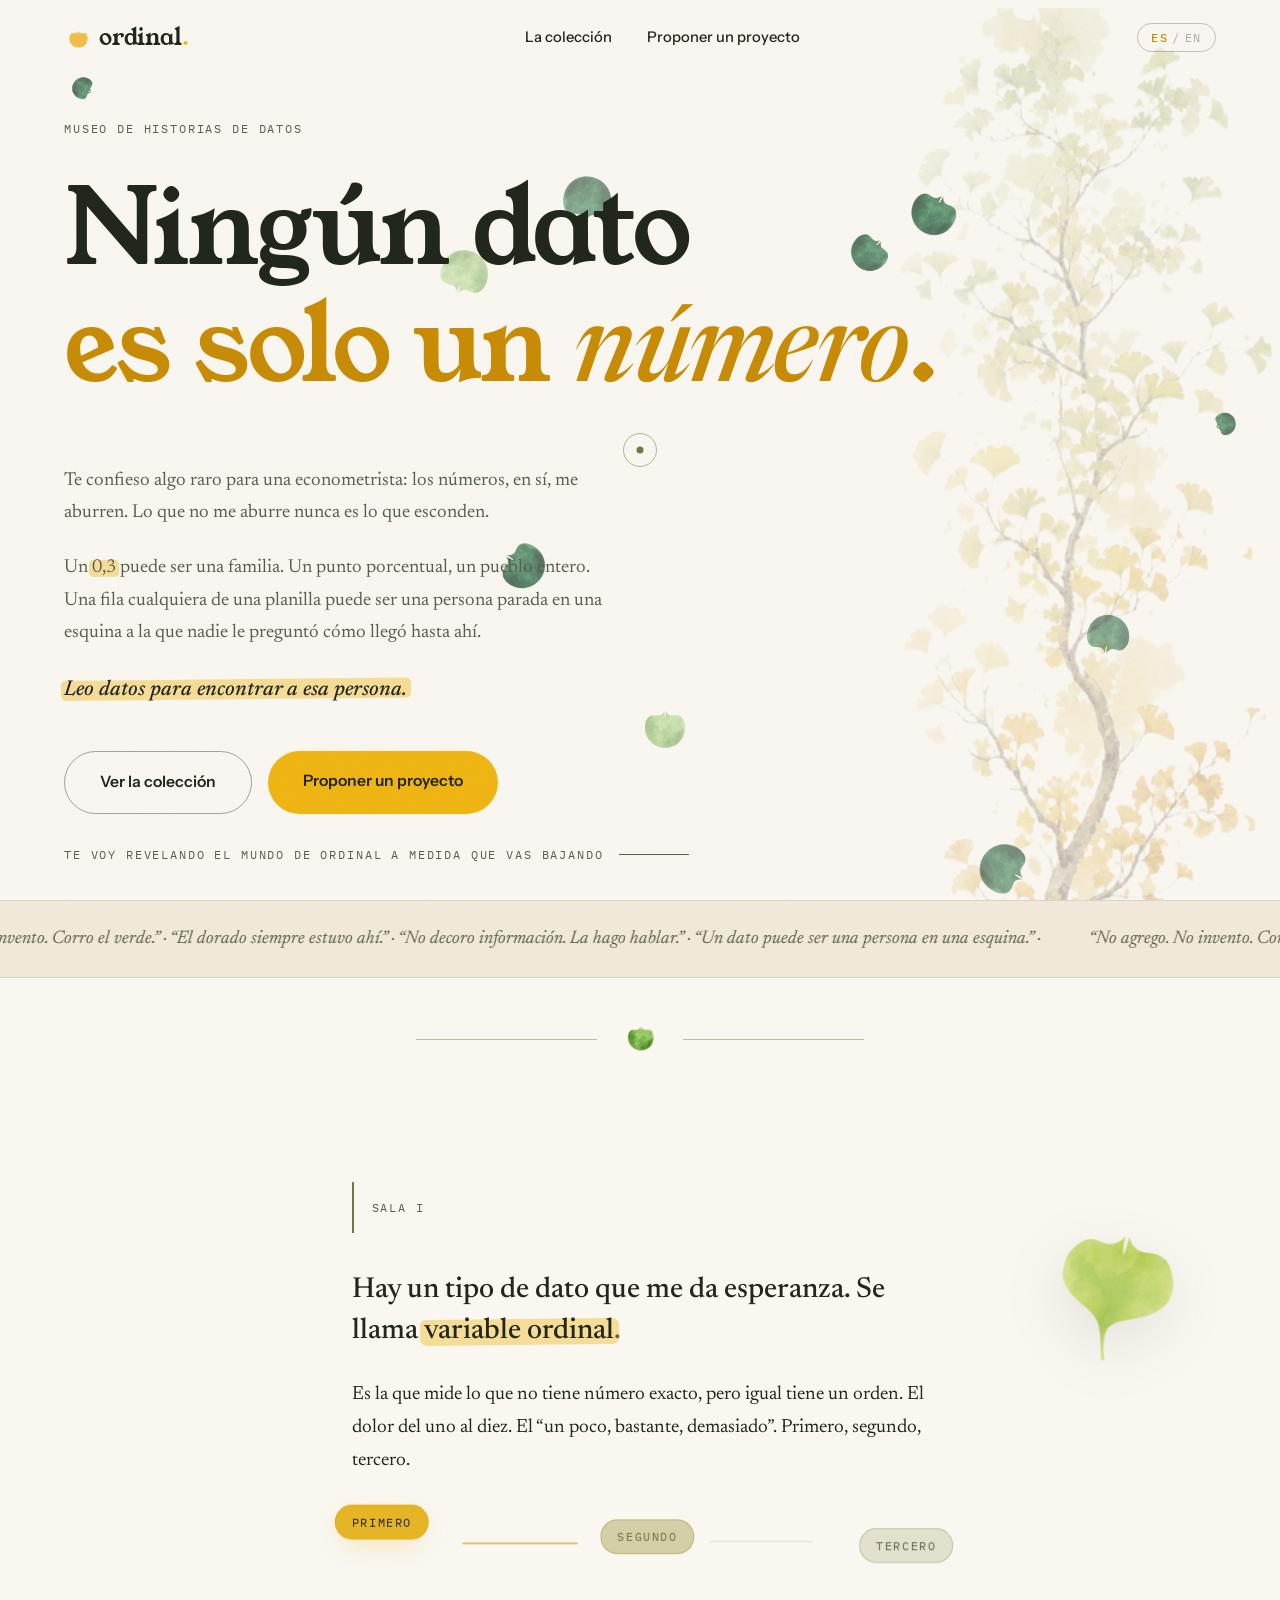
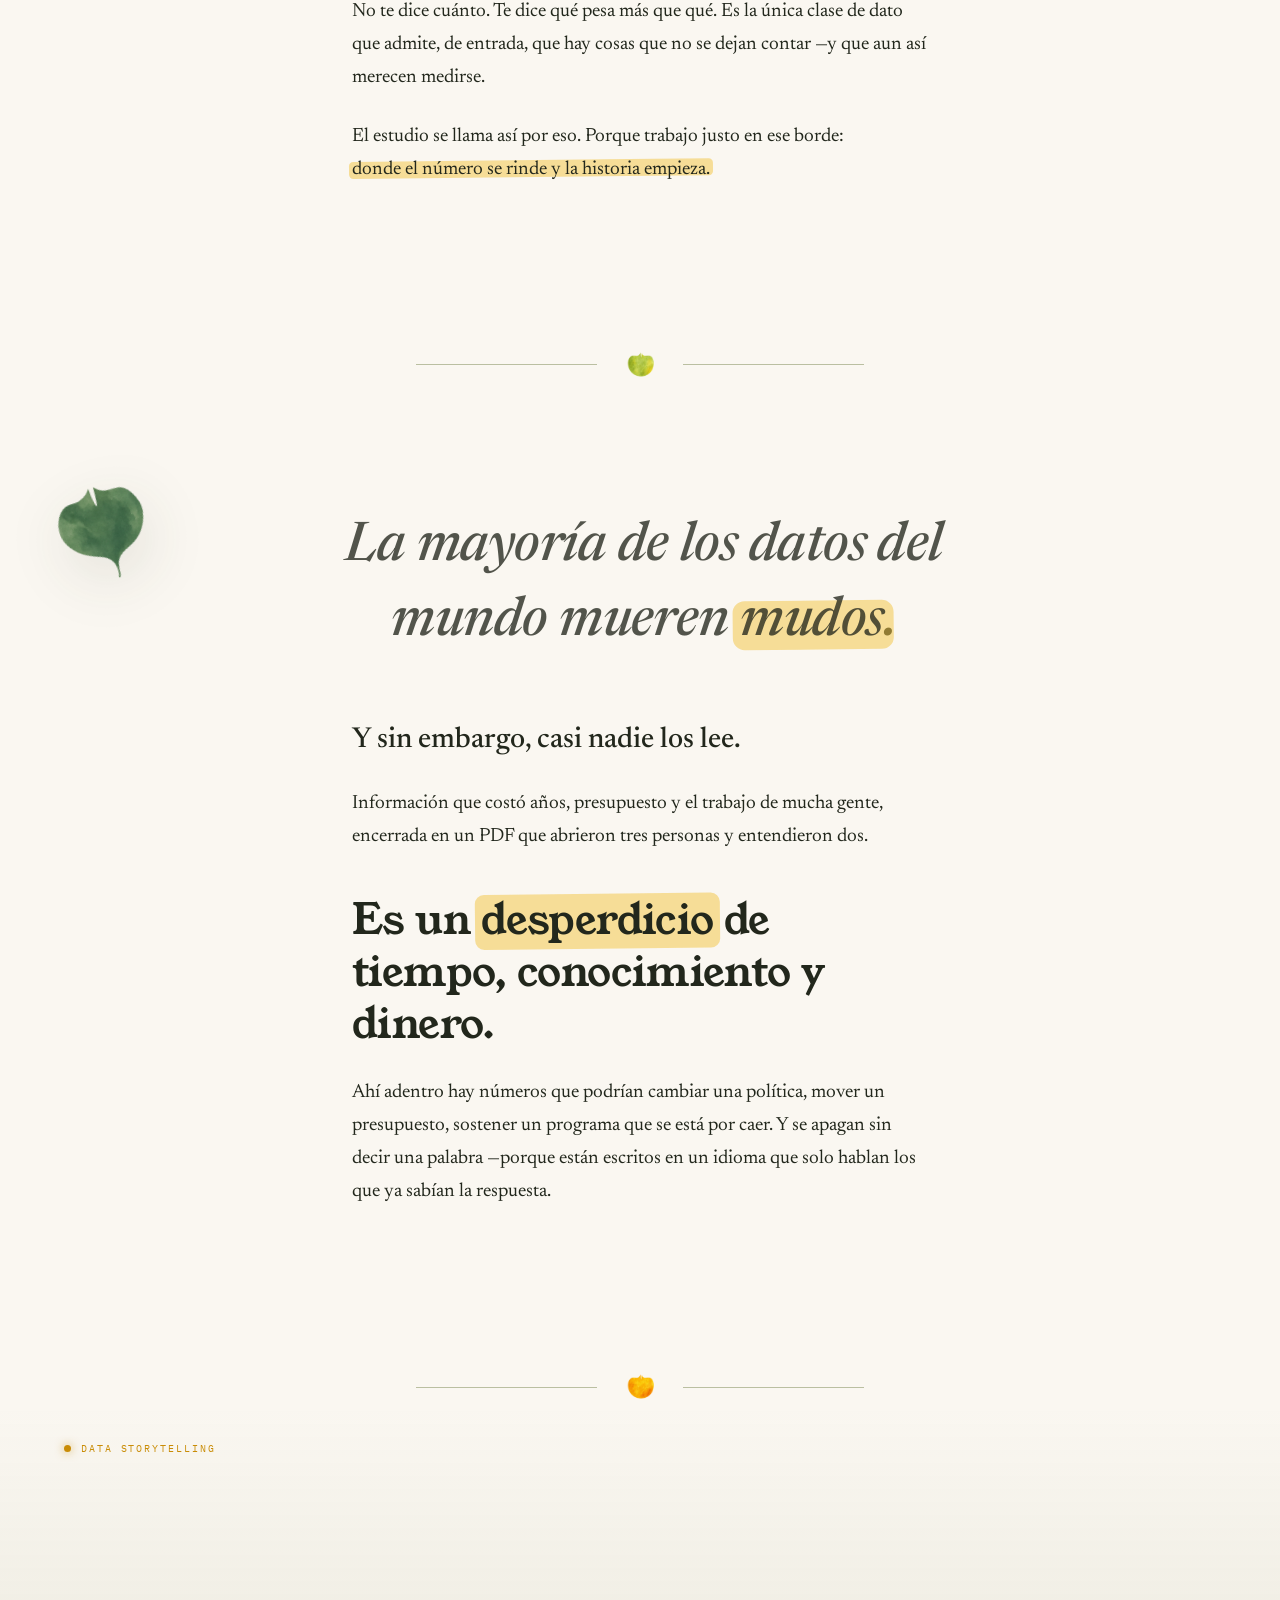
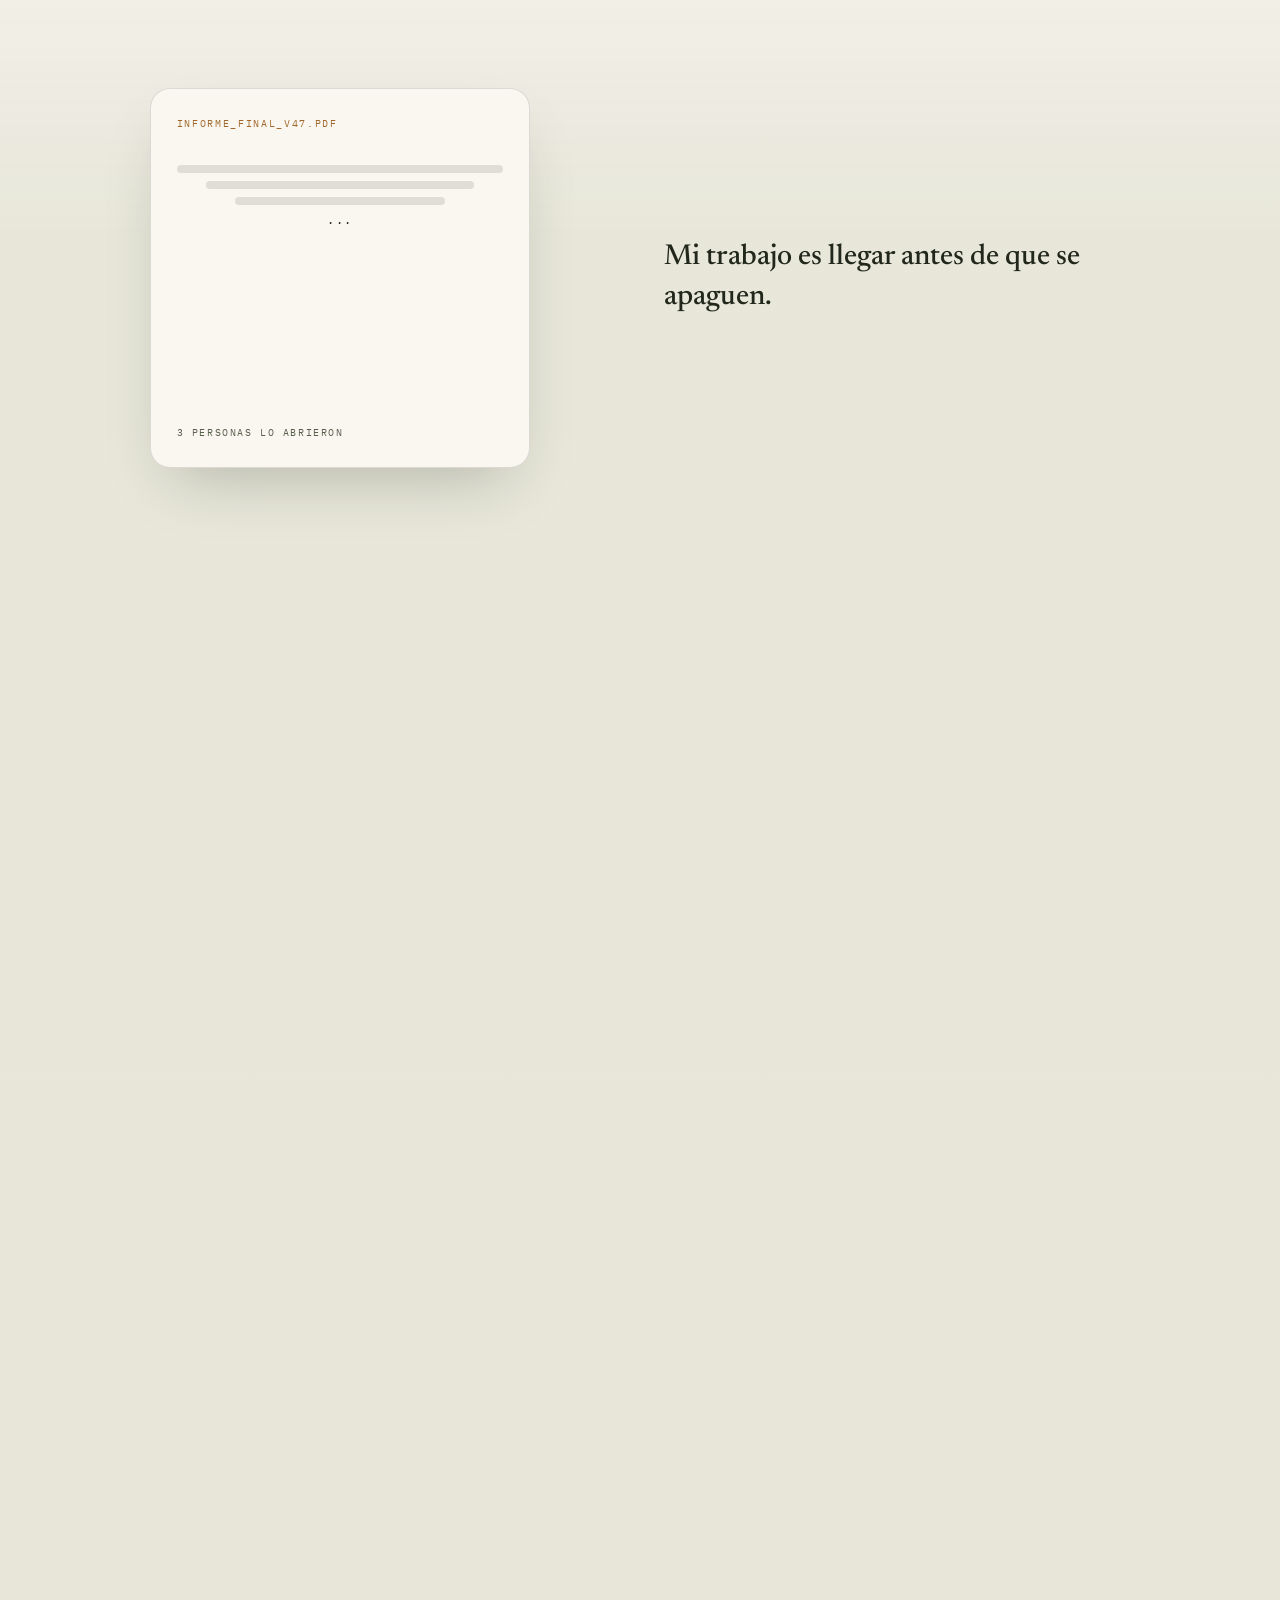
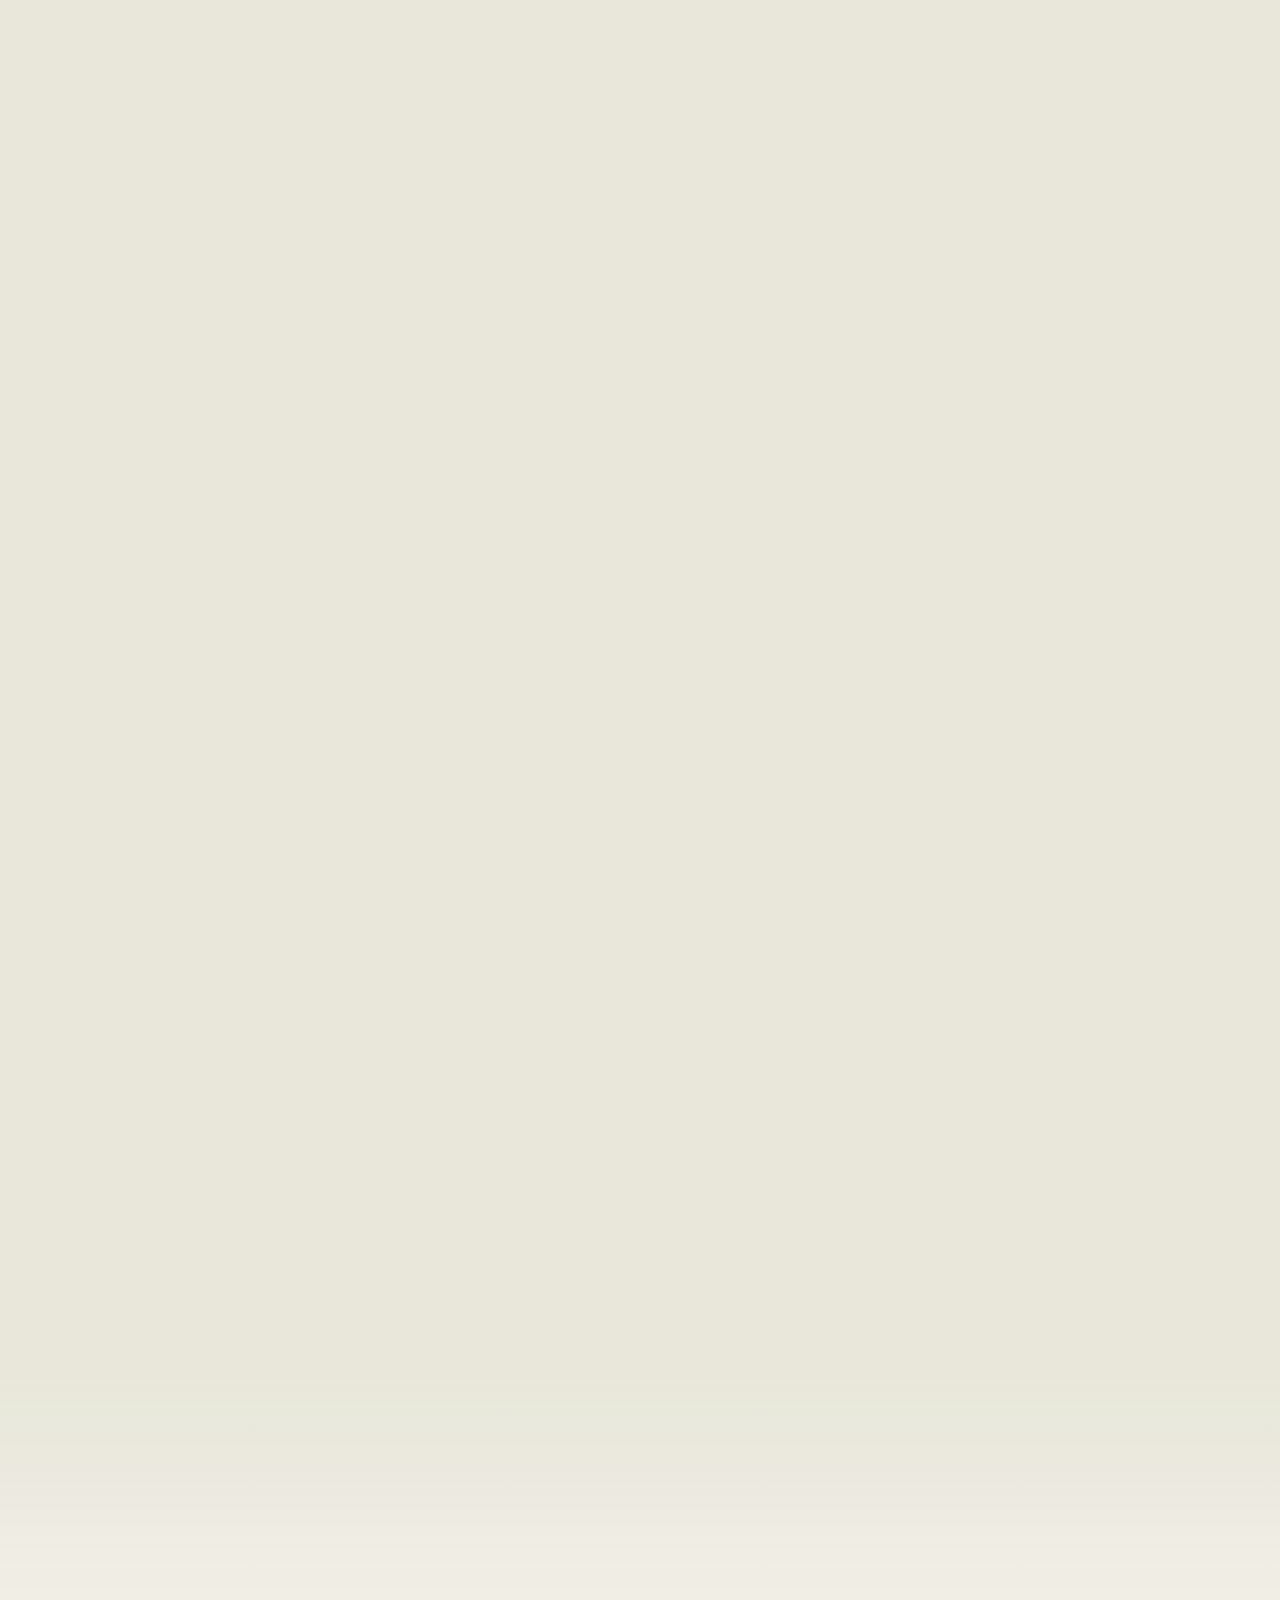
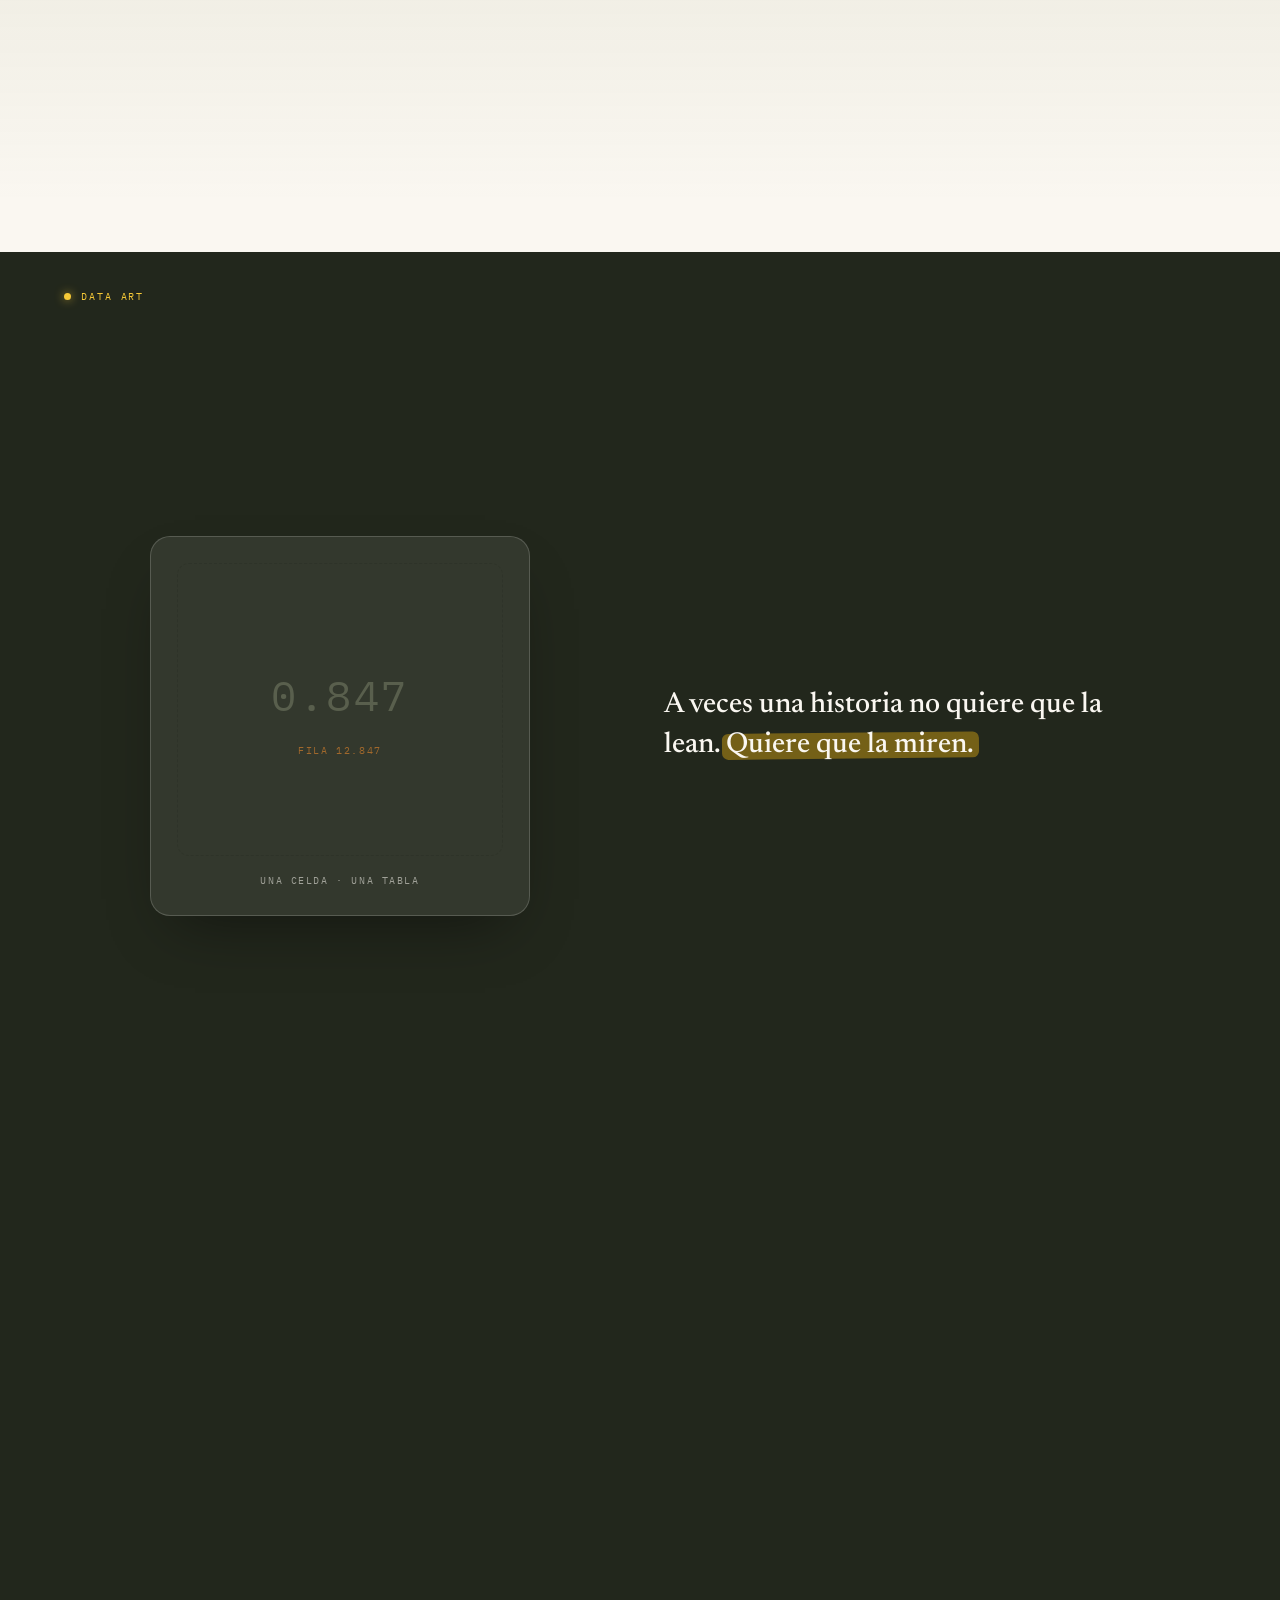
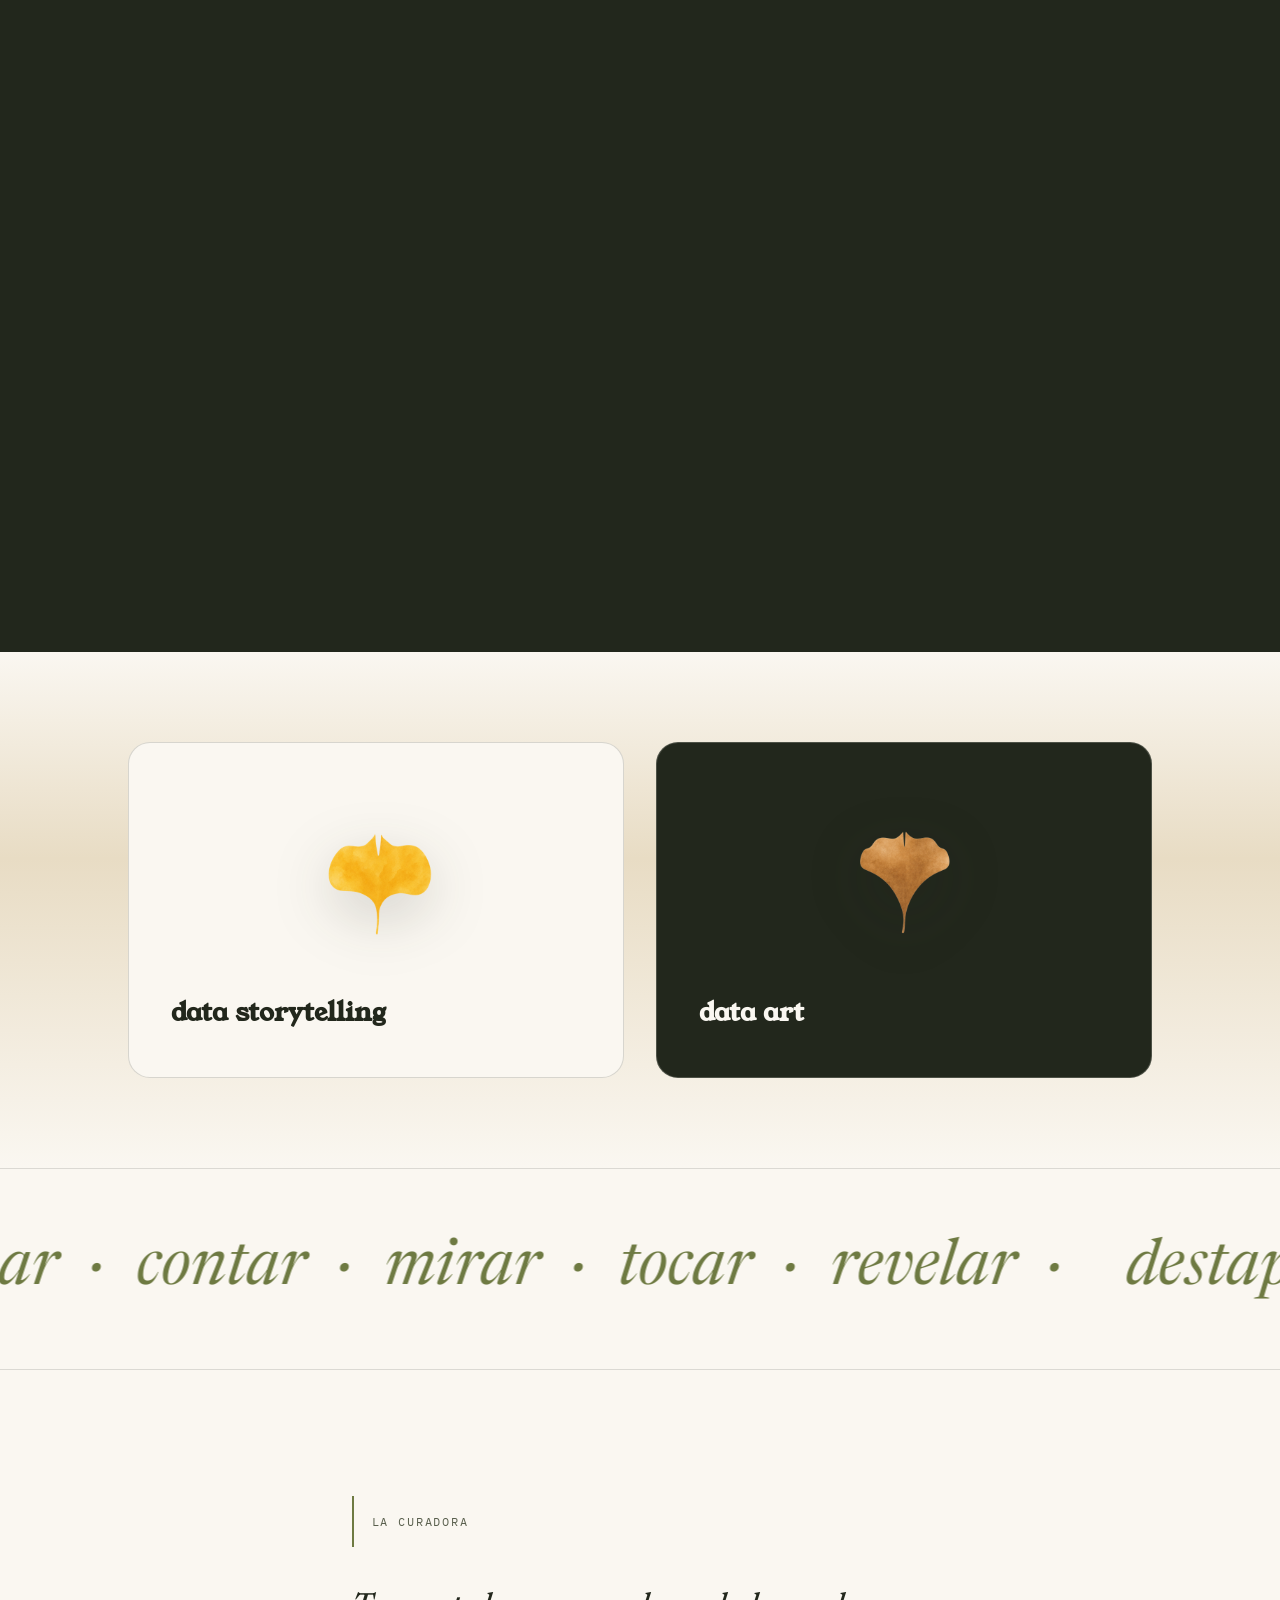
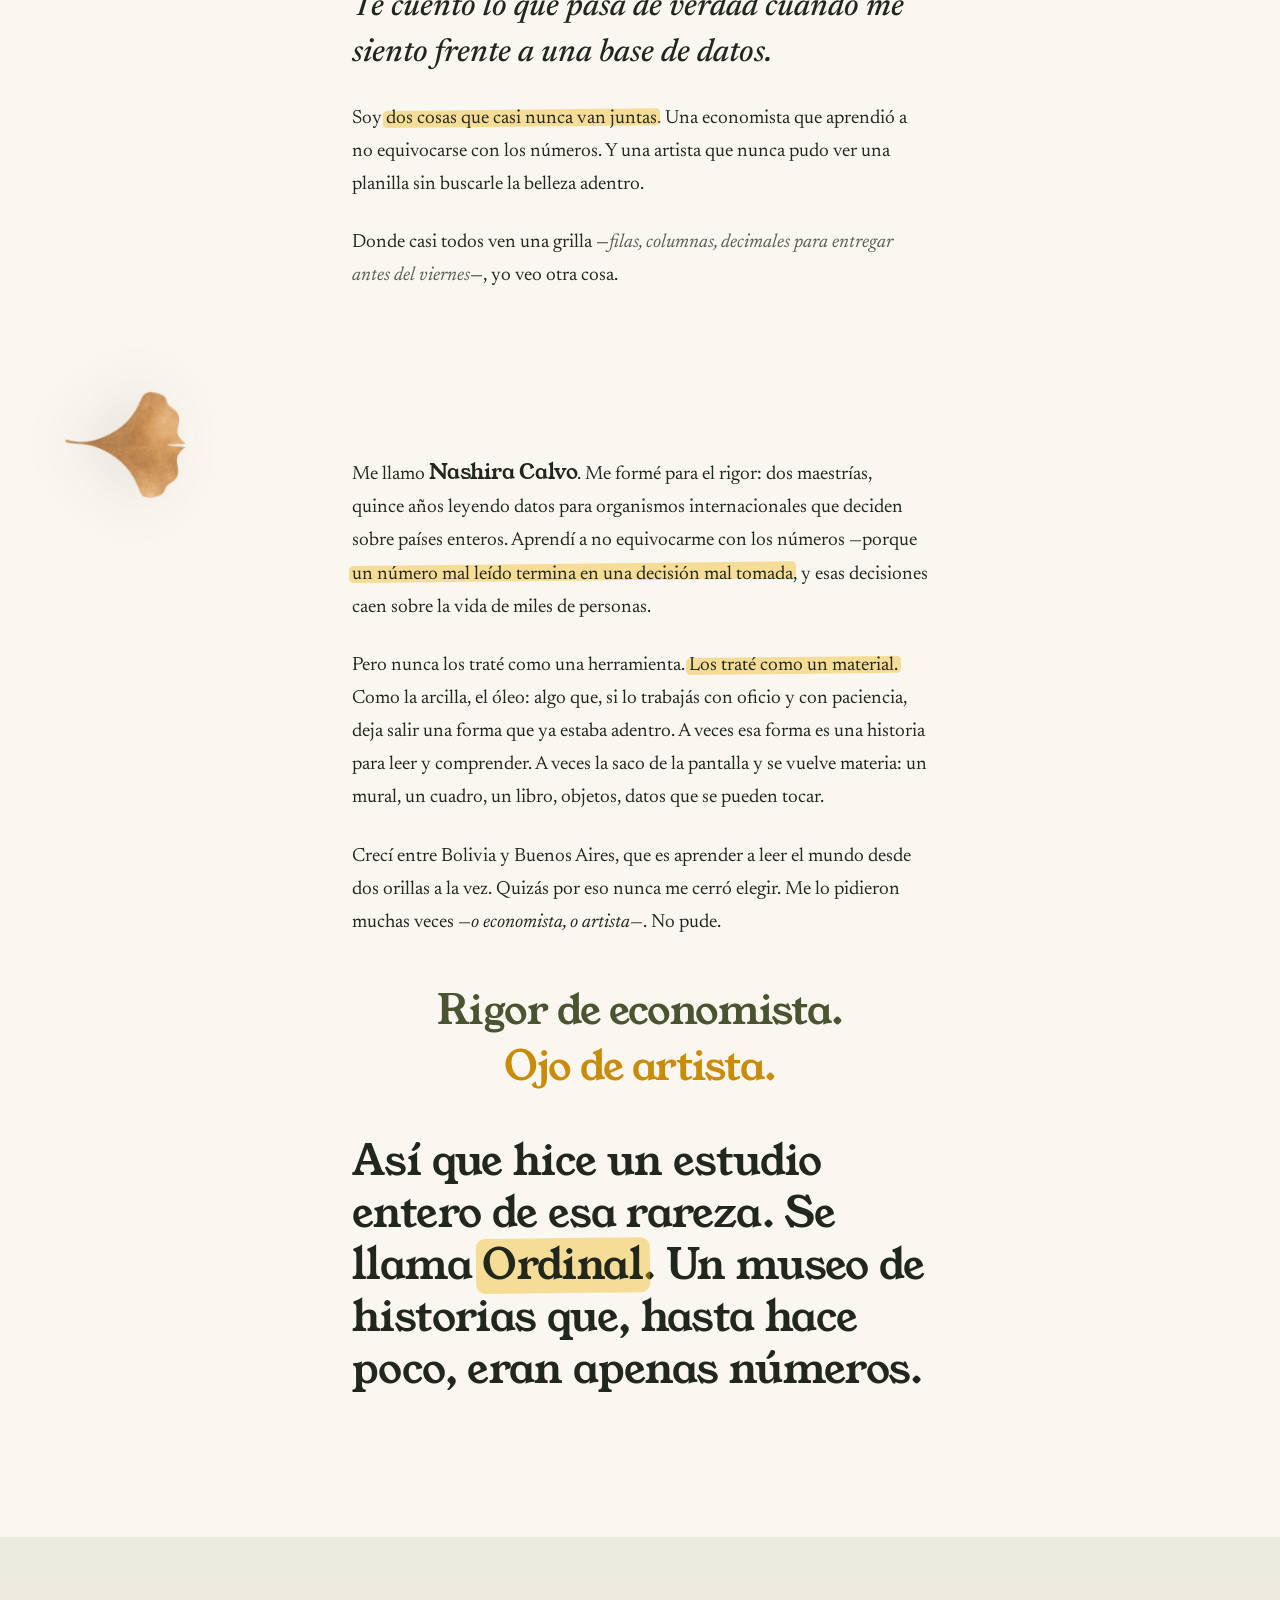
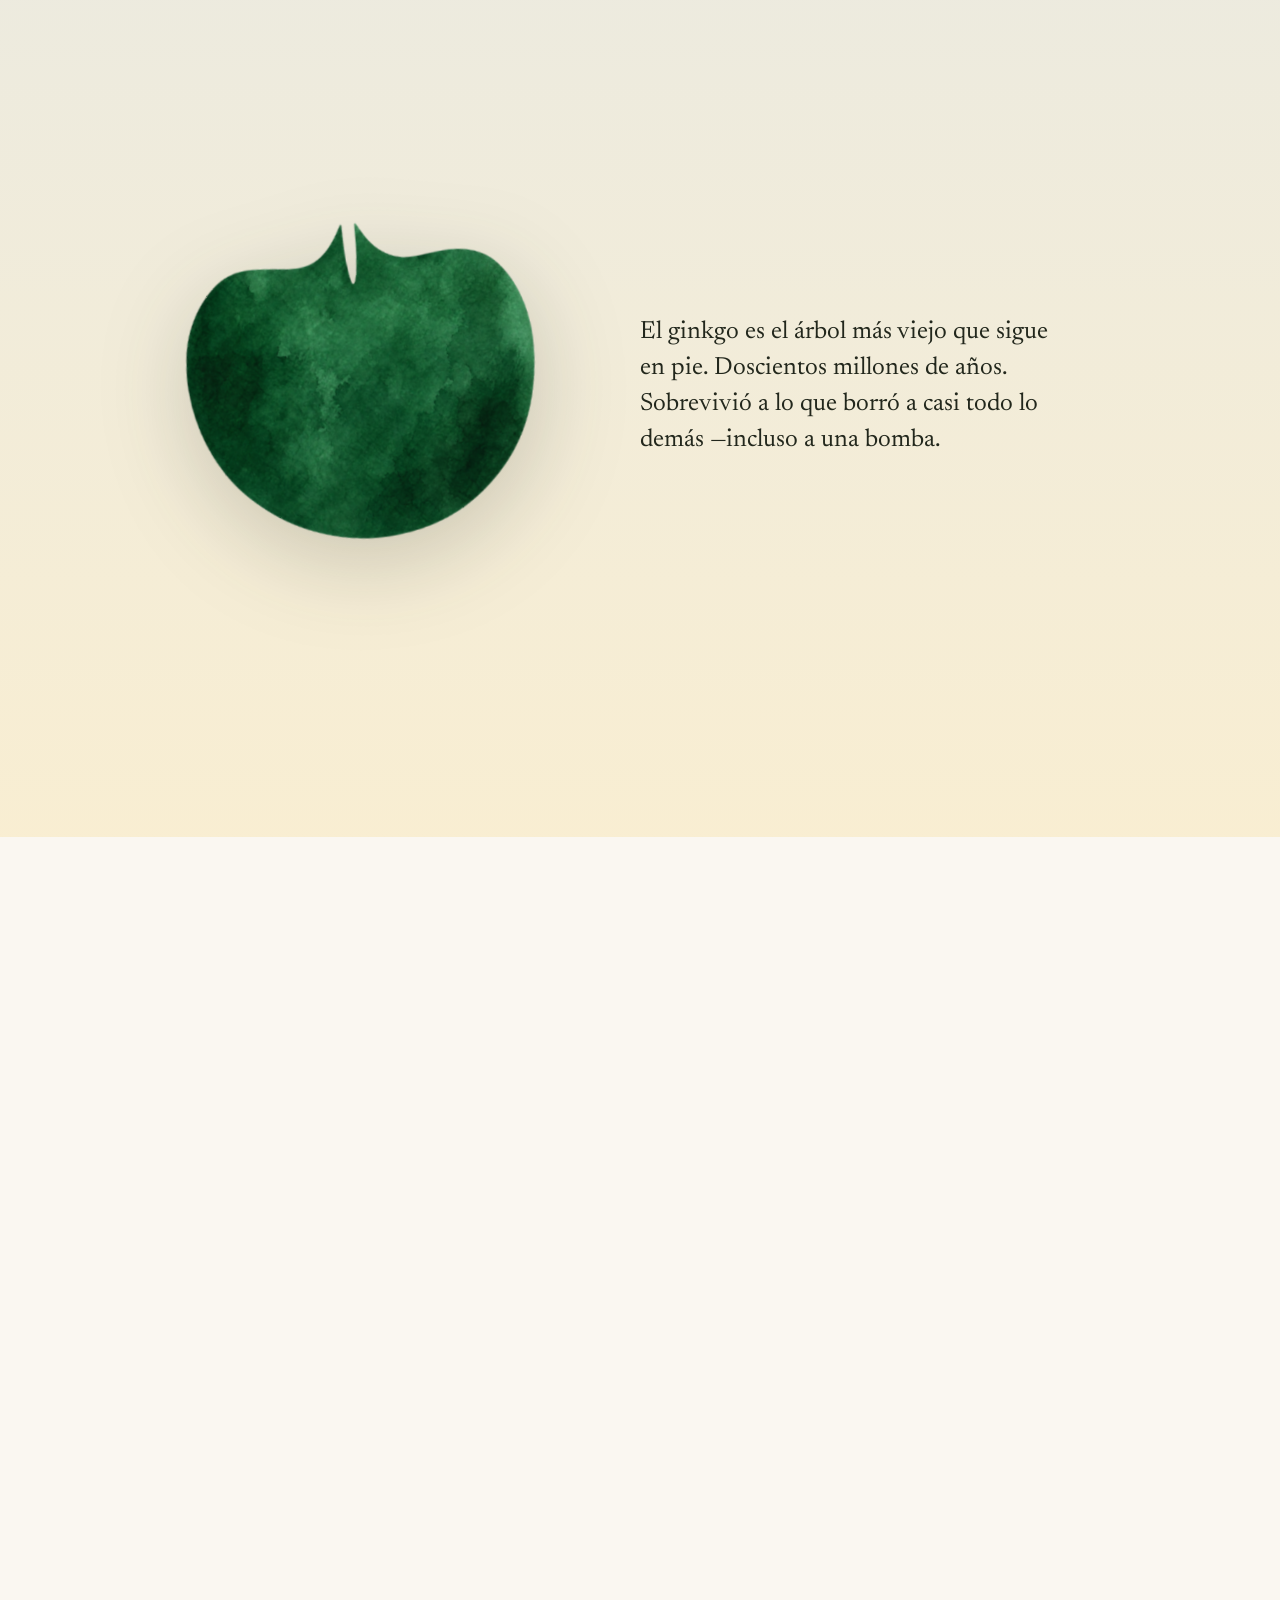
<file: index.html>
<!DOCTYPE html>
<html lang="es">
<head>
  <meta charset="UTF-8">
  <meta name="viewport" content="width=device-width, initial-scale=1.0">
  <title>ordinal — museo de historias de datos</title>
  <meta name="description" content="Ordinal es un museo de historias de datos. Data storytelling y data art: destapo lo que los números esconden y lo hago hablar.">
  <link rel="preconnect" href="https://fonts.googleapis.com">
  <link rel="preconnect" href="https://fonts.gstatic.com" crossorigin>
  <link href="https://fonts.googleapis.com/css2?family=Young+Serif&family=Newsreader:ital,opsz,wght@0,6..72,400..600;1,6..72,400..600&family=Instrument+Sans:wght@400;500;600&family=IBM+Plex+Mono:wght@400;500&display=swap" rel="stylesheet">
  <link rel="stylesheet" href="assets/css/main.css">
  <link rel="icon" type="image/svg+xml" href="assets/img/favicon.svg">
</head>
<body data-page="home">

  <div class="noise" aria-hidden="true"></div>
  <div class="tree-backdrop" aria-hidden="true">
    <img id="treeBackdropImg" src="assets/img/tree-transition.png" alt="">
  </div>
  <canvas id="leavesCanvas" aria-hidden="true"></canvas>
  <div class="progress" aria-hidden="true"><div class="progress__bar" id="progressBar"></div></div>
  <div class="cursor" aria-hidden="true"><div class="cursor__dot"></div><div class="cursor__ring"></div></div>

  <header class="nav" id="nav">
    <a class="nav__logo" href="index.html" aria-label="ordinal — inicio">
      <img class="nav__leaf" src="assets/img/logomark.png" alt="" aria-hidden="true">
      <span>ordinal<i>.</i></span>
    </a>
    <nav class="nav__links" id="navLinks">
      <a href="coleccion.html" data-i18n="nav.collection">La colección</a>
      <a href="proponer.html" data-i18n="nav.propose">Proponer un proyecto</a>
    </nav>
    <div class="nav__right">
      <button class="lang" id="langToggle" aria-label="Cambiar idioma / Switch language">
        <span data-lang-opt="es">ES</span><i>/</i><span data-lang-opt="en">EN</span>
      </button>
      <button class="burger" id="burger" aria-label="Menú"><span></span><span></span></button>
    </div>
  </header>

  <main id="main">

    <!-- ═══════════ ENTRADA AL MUSEO ═══════════ -->
    <section class="hero hero--museum" id="hero">
      <div class="hero__inner">
        <p class="hero__eyebrow mono reveal" data-i18n="hero.eyebrow">museo de historias de datos</p>
        <h1 class="hero__title">
          <span class="hline"><span class="hline__in" data-i18n="hero.l1">Ningún dato</span></span>
          <span class="hline hline--gold"><span class="hline__in" data-i18n-html="hero.l2">es solo un <em>número</em>.</span></span>
        </h1>
        <div class="hero__prologue reveal">
          <p data-i18n="hero.p1">Te confieso algo raro para una econometrista: los números, en sí, me aburren. Lo que no me aburre nunca es lo que esconden.</p>
          <p data-i18n-html="hero.p2">Un <span class="highlight">0,3</span> puede ser una familia. Un punto porcentual, un pueblo entero. Una fila cualquiera de una planilla puede ser una persona parada en una esquina a la que nadie le preguntó cómo llegó hasta ahí.</p>
          <p class="hero__prologue-end" data-i18n-html="hero.p3"><span class="highlight">Leo datos para encontrar a esa persona.</span></p>
        </div>
        <div class="hero__actions reveal">
          <a class="btn btn--outline-ink" href="coleccion.html" data-magnetic data-i18n="cta.b1">Ver la colección</a>
          <a class="btn btn--gold" href="proponer.html" data-magnetic data-i18n="cta.b2">Proponer un proyecto</a>
        </div>
      </div>
      <div class="hero__scroll mono" aria-hidden="true">
        <span data-i18n="hero.scroll">Te voy revelando el mundo de ordinal a medida que vas bajando</span>
        <span class="hero__scroll-line"></span>
      </div>
    </section>

    <div class="quotes" aria-hidden="true">
      <div class="quotes__track" id="quotesTrack">
        <span data-i18n="quotes">“No agrego. No invento. Corro el verde.” · “El dorado siempre estuvo ahí.” · “No decoro información. La hago hablar.” · “Un dato puede ser una persona en una esquina.” · </span>
      </div>
    </div>

    <!-- ═══════════ variable ordinal ═══════════ -->
    <div class="divider" aria-hidden="true"><span></span><img src="assets/img/leaf-s2.png" alt=""><span></span></div>
    <section class="chapter chapter--museum" id="el-nombre">
      <div class="museum-plaque reveal" aria-hidden="true">
        <span class="mono" data-i18n="plaque.ordinal">Sala I</span>
      </div>
      <div class="fleaf fleaf--lg" data-drift="0.08" data-rot="0.6" style="right: 6vw; top: 4rem; width: clamp(120px, 14vw, 220px); --r0: 10deg; --r1: 22deg; --sway: 10s" aria-hidden="true">
        <img src="assets/img/leaf-green.png" alt="">
      </div>
      <div class="chapter__body">
        <p class="lead reveal" data-i18n-html="c1.p1">Hay un tipo de dato que me da esperanza. Se llama <span class="highlight">variable ordinal</span>.</p>
        <p class="reveal" data-i18n="c1.p2">Es la que mide lo que no tiene número exacto, pero igual tiene un orden. El dolor del uno al diez. El “un poco, bastante, demasiado”. Primero, segundo, tercero.</p>
        <div class="ordinal-scale reveal">
          <span class="ordinal-scale__tick" data-i18n="c1.s1" data-ordinal="0">primero</span>
          <span class="ordinal-scale__line" data-ordinal-line="0"></span>
          <span class="ordinal-scale__tick" data-i18n="c1.s2" data-ordinal="1">segundo</span>
          <span class="ordinal-scale__line" data-ordinal-line="1"></span>
          <span class="ordinal-scale__tick" data-i18n="c1.s3" data-ordinal="2">tercero</span>
        </div>
        <p class="reveal" data-i18n="c1.p3">No te dice cuánto. Te dice qué pesa más que qué. Es la única clase de dato que admite, de entrada, que hay cosas que no se dejan contar —y que aun así merecen medirse.</p>
        <p class="reveal" data-i18n-html="c1.p4">El estudio se llama así por eso. Porque trabajo justo en ese borde: <span class="highlight">donde el número se rinde y la historia empieza.</span></p>
      </div>
    </section>

    <!-- ═══════════ datos mudos ═══════════ -->
    <div class="divider" aria-hidden="true"><span></span><img src="assets/img/leaf-s4.png" alt=""><span></span></div>
    <section class="chapter chapter--tomb" id="el-problema">
      <div class="tomb">
        <p class="tomb__phrase reveal" data-i18n-html="c2.phrase">La mayoría de los datos del mundo mueren <span class="highlight">mudos</span>.</p>
      </div>
      <div class="fleaf" data-drift="-0.1" data-rot="-0.5" style="left: 3vw; top: 30%; width: clamp(90px, 10vw, 170px); --r0: -14deg; --r1: -2deg" aria-hidden="true">
        <img src="assets/img/leaf-dark.png" alt="">
      </div>
      <div class="fleaf" data-drift="0.12" data-rot="0.7" style="right: 4vw; bottom: 8%; width: clamp(100px, 12vw, 190px); --r0: 24deg; --r1: 38deg; --sway: 12s" aria-hidden="true">
        <img src="assets/img/leaf-brown.png" alt="">
      </div>
      <div class="chapter__body">
        <p class="lead reveal" data-i18n="c2.p1">Y sin embargo, casi nadie los lee.</p>
        <p class="reveal" data-i18n="c2.p2">Información que costó años, presupuesto y el trabajo de mucha gente, encerrada en un PDF que abrieron tres personas y entendieron dos.</p>
        <p class="big-serif reveal" data-i18n-html="c2.p3">Es un <span class="highlight">desperdicio</span> de tiempo, conocimiento y dinero.</p>
        <p class="reveal" data-i18n="c2.p4">Ahí adentro hay números que podrían cambiar una política, mover un presupuesto, sostener un programa que se está por caer. Y se apagan sin decir una palabra —porque están escritos en un idioma que solo hablan los que ya sabían la respuesta.</p>
      </div>
    </section>

    <!-- ═══════════ ala de lectura · data storytelling ═══════════ -->
    <div class="divider" aria-hidden="true"><span></span><img src="assets/img/leaf-s6.png" alt=""><span></span></div>
    <section class="story-pin story-pin--tint story-pin--wing" id="ala-lectura" data-steps="4">
      <div class="story-pin__sticky">
        <span class="story-pin__tag mono" data-i18n="c3.badge">data storytelling</span>
        <div class="story-pin__demo" aria-hidden="true">
          <div class="demo demo--pdf is-on" data-demo="0">
            <span class="demo__tag mono" data-i18n="demo.read.t0">informe_final_v47.pdf</span>
            <div class="demo__pdf">
              <i></i><i></i><i></i>
              <p class="mono">···</p>
            </div>
            <span class="demo__meta mono" data-i18n="demo.read.m0">3 personas lo abrieron</span>
          </div>
          <div class="demo demo--sheet" data-demo="1">
            <div class="demo__grid"></div>
            <span class="demo__meta mono" data-i18n="demo.read.m1">denso · técnico · ilegible</span>
          </div>
          <div class="demo demo--split" data-demo="2">
            <div class="demo__half demo__half--gray"><span class="mono">PDF</span></div>
            <div class="demo__half demo__half--gold"><span class="mono" data-i18n="demo.read.t2">historia</span></div>
          </div>
          <div class="demo demo--story" data-demo="3">
            <img src="assets/img/leaf-s6.png" alt="">
            <p data-i18n="demo.read.t3">El dato aprendió a hablar.</p>
          </div>
        </div>
        <div class="story-pin__rail">
          <article class="sstep is-on" data-step="0">
            <p class="lead" data-i18n="c3.p1">Mi trabajo es llegar antes de que se apaguen.</p>
          </article>
          <article class="sstep" data-step="1">
            <p data-i18n="c3.p2">Tomo ese dato —denso, técnico, ilegible— y le encuentro la historia que ya tenía adentro. No la invento. La destapo. Y la cuento de una forma que no necesita diccionario: que se entiende con el cuerpo, que deja ver el impacto que siempre estuvo en los números y que nadie se había detenido a mirar.</p>
          </article>
          <article class="sstep" data-step="2">
            <p class="big-serif" data-i18n-html="c3.p3">No decoro información. <span class="highlight">Hago que cuente una historia.</span></p>
          </article>
          <article class="sstep" data-step="3">
            <p data-i18n="c3.p4">Para organismos, instituciones y multilaterales que tienen algo enorme para decir, y están cansados de que no se escuche.</p>
          </article>
        </div>
      </div>
    </section>

    <!-- ═══════════ ala de obra · data art ═══════════ -->
    <section class="story-pin story-pin--dark story-pin--wing" id="ala-obra" data-steps="4">
      <div class="story-pin__sticky">
        <span class="story-pin__tag story-pin__tag--dark mono" data-i18n="c4.badge">data art</span>
        <div class="story-pin__demo" aria-hidden="true">
          <div class="demo demo--cell is-on" data-demo="0">
            <div class="demo__cell">
              <span class="demo__cell-val">0.847</span>
              <span class="demo__cell-row mono">fila 12.847</span>
            </div>
            <span class="demo__meta mono" data-i18n="demo.art.m0">una celda · una tabla</span>
          </div>
          <div class="demo demo--weight" data-demo="1">
            <div class="demo__weight">
              <span></span><span></span><span></span>
            </div>
            <span class="demo__meta mono" data-i18n="demo.art.m1">trasciende la pantalla</span>
          </div>
          <div class="demo demo--ceramic" data-demo="2">
            <div class="demo__tiles">
              <i></i><i></i><i></i><i></i><i></i><i></i><i></i><i></i><i></i>
            </div>
            <span class="demo__meta mono" data-i18n="demo.art.m2">contemplar · colgar · tocar</span>
          </div>
          <div class="demo demo--still" data-demo="3">
            <div class="demo__still">
              <img src="assets/img/leaf-s8.png" alt="">
            </div>
            <p class="demo__quote" data-i18n="demo.art.t3">abstracto → forma → sentido</p>
          </div>
        </div>
        <div class="story-pin__rail">
          <article class="sstep is-on" data-step="0">
            <p class="lead" data-i18n-html="c4.p1">A veces una historia no quiere que la lean. <span class="highlight">Quiere que la miren.</span></p>
          </article>
          <article class="sstep" data-step="1">
            <p data-i18n="c4.p2">Cuando la información es tan rica que quiere trascender la pantalla o la interactividad, le doy cuerpo. La vuelvo instalación: a veces algo que se contempla en silencio; otras, algo que podés acercar, colgar o tomar en las manos.</p>
          </article>
          <article class="sstep" data-step="2">
            <p class="big-serif" data-i18n="c4.p3">Ahí la econometría y el arte dejan de ser dos cosas distintas.</p>
          </article>
          <article class="sstep" data-step="3">
            <p data-i18n-html="c4.p4">Un conjunto de números que era una tabla deja de ser abstracto. <span class="highlight">Se convierte en forma, en color, en algo que podés observar y admirar</span> —conectando lo que ves con la información que hay detrás. Eso me parece mágico.</p>
          </article>
        </div>
      </div>
    </section>

    <!-- ═══════════ las dos alas ═══════════ -->
    <section class="wings-preview" id="wings">
      <div class="wings-preview__inner">
        <a class="wing-card wing-card--read reveal" href="#ala-lectura">
          <div class="wing-card__frame">
            <img src="assets/img/leaf-gold.png" alt="" aria-hidden="true">
          </div>
          <div class="wing-card__txt">
            <strong data-i18n="c3.badge">data storytelling</strong>
          </div>
        </a>
        <a class="wing-card wing-card--art reveal" href="#ala-obra">
          <div class="wing-card__frame">
            <img src="assets/img/leaf-brown.png" alt="" aria-hidden="true">
          </div>
          <div class="wing-card__txt">
            <strong data-i18n="c4.badge">data art</strong>
          </div>
        </a>
      </div>
    </section>

    <div class="marquee" aria-hidden="true">
      <div class="marquee__track" id="marqueeTrack">
        <span data-i18n="marquee">destapar&ensp;·&ensp;contar&ensp;·&ensp;mirar&ensp;·&ensp;tocar&ensp;·&ensp;revelar&ensp;·&ensp;</span>
      </div>
    </div>

    <!-- ═══════════ la curadora ═══════════ -->
    <section class="chapter chapter--curator" id="quien-lee">
      <div class="museum-plaque reveal" aria-hidden="true">
        <span class="mono" data-i18n="plaque.curator">La curadora</span>
      </div>
      <div class="fleaf fleaf--lg" data-drift="-0.07" data-rot="0.4" style="left: 4vw; bottom: 12%; width: clamp(110px, 13vw, 200px); --r0: -20deg; --r1: -8deg; --sway: 13s" aria-hidden="true">
        <img src="assets/img/leaf-brown.png" alt="">
      </div>
      <div class="chapter__body chapter__body--curator">
        <p class="curator__hook reveal" data-i18n="c5.hook">Te cuento lo que pasa de verdad cuando me siento frente a una base de datos.</p>

        <p class="reveal" data-i18n-html="c5.p1">Soy <span class="highlight">dos cosas que casi nunca van juntas</span>. Una economista que aprendió a no equivocarse con los números. Y una artista que nunca pudo ver una planilla sin buscarle la belleza adentro.</p>

        <p class="reveal" data-i18n-html="c5.p2">Donde casi todos ven una grilla —<span class="curator__muted">filas, columnas, decimales para entregar antes del viernes</span>—, yo veo otra cosa.</p>

        <div class="curator__visions reveal">
          <p data-i18n="c5.v1">Veo a la persona que se fue de su pueblo.</p>
          <p data-i18n="c5.v2">La cosecha que no llegó.</p>
          <p data-i18n="c5.v3">La decisión que cambió mil vidas y terminó encogida en una celda gris.</p>
          <p class="curator__visions-end" data-i18n-html="c5.v4">Veo, casi siempre, <span class="highlight">una historia que alguien dejó a medio contar.</span></p>
        </div>

        <p class="reveal" data-i18n-html="c5.p3">Me llamo <strong>Nashira Calvo</strong>. Me formé para el rigor: dos maestrías, quince años leyendo datos para organismos internacionales que deciden sobre países enteros. Aprendí a no equivocarme con los números —porque <span class="highlight">un número mal leído termina en una decisión mal tomada</span>, y esas decisiones caen sobre la vida de miles de personas.</p>

        <p class="reveal" data-i18n-html="c5.p4">Pero nunca los traté como una herramienta. <span class="highlight">Los traté como un material.</span> Como la arcilla, el óleo: algo que, si lo trabajás con oficio y con paciencia, deja salir una forma que ya estaba adentro. A veces esa forma es una historia para leer y comprender. A veces la saco de la pantalla y se vuelve materia: un mural, un cuadro, un libro, objetos, datos que se pueden tocar.</p>

        <p class="reveal" data-i18n-html="c5.p5">Crecí entre Bolivia y Buenos Aires, que es aprender a leer el mundo desde dos orillas a la vez. Quizás por eso nunca me cerró elegir. Me lo pidieron muchas veces —<em>o economista, o artista</em>—. No pude.</p>

        <div class="curator__duo reveal">
          <span data-i18n="c5.duo1">Rigor de economista.</span>
          <span data-i18n="c5.duo2">Ojo de artista.</span>
        </div>

        <p class="big-serif reveal" data-i18n-html="c5.p6">Así que hice un estudio entero de esa rareza. Se llama <span class="highlight">Ordinal</span>. Un museo de historias que, hasta hace poco, eran apenas números.</p>
      </div>
    </section>

    <!-- ═══════════ ginkgo — scrollytelling de la hoja ═══════════ -->
    <section class="leafstory" id="una-ultima-cosa" data-steps="6">
      <div class="leafstory__sticky">
        <div class="leafstory__leaf" id="storyLeaf" aria-hidden="true">
          <img src="assets/img/leaf-s1.png" class="morph" alt="">
          <img src="assets/img/leaf-s2.png" class="morph" alt="">
          <img src="assets/img/leaf-s3.png" class="morph" alt="">
          <img src="assets/img/leaf-s4.png" class="morph" alt="">
          <img src="assets/img/leaf-s5.png" class="morph" alt="">
          <img src="assets/img/leaf-s6.png" class="morph" alt="">
        </div>
        <div class="leafstory__steps">
          <p class="lstep" data-step="0" data-i18n="c6.s1">El ginkgo es el árbol más viejo que sigue en pie. Doscientos millones de años. Sobrevivió a lo que borró a casi todo lo demás —incluso a una bomba.</p>
          <p class="lstep" data-step="1" data-i18n="c6.s2">Cada otoño se vuelve dorado, entero, casi de un día para el otro. Y casi todos creemos que el otoño le regala ese color.</p>
          <p class="lstep lstep--big" data-step="2" data-i18n="c6.s3">Mentira.</p>
          <p class="lstep" data-step="3" data-i18n="c6.s4">El dorado estuvo ahí siempre, abajo del verde, esperando. El árbol solo dejó de tapar lo que ya era.</p>
          <p class="lstep" data-step="4" data-i18n-html="c6.s5">En un organismo pasa exactamente lo mismo. El informe, la planilla, el PDF —todo ese verde técnico cubriendo lo que importa—. No agrego. No invento. No maquillo.<br><br><em>Corro el verde.</em></p>
          <p class="lstep lstep--final" data-step="5" data-i18n-html="c6.s6">Y aparece lo que siempre estuvo ahí: el impacto detrás de cada número, la historia que costó años reunir y que casi nadie alcanzó a leer.<br><strong>Eso es leer ordinal.</strong></p>
        </div>
      </div>
    </section>

    <!-- ═══════════ CTA ═══════════ -->
    <section class="cta" id="contacto">
      <p class="cta__q reveal" data-i18n="cta.q">¿Tenés un dato con una historia adentro, esperando que alguien la lea antes de que se apague?</p>
      <p class="cta__fav reveal" data-i18n="cta.fav">Esa es, exactamente, mi parte favorita.</p>
      <div class="cta__btns reveal">
        <a class="btn btn--ink" href="coleccion.html" data-magnetic data-i18n="cta.b1">Ver la colección</a>
        <a class="btn btn--gold" href="proponer.html" data-magnetic data-i18n="cta.b2">Proponer un proyecto</a>
      </div>
    </section>

  </main>

  <footer class="footer">
    <div class="footer__top">
      <img class="footer__mark" src="assets/img/logomark.png" alt="" aria-hidden="true">
      <a class="footer__logo" href="index.html">ordinal<i>.</i></a>
      <p class="footer__tag" data-i18n="footer.tag">Un museo de historias de datos. Corre el verde para que veas el dorado que ya tenías.</p>
    </div>
    <div class="footer__cols">
      <nav class="footer__nav">
        <a href="coleccion.html" data-i18n="nav.collection">La colección</a>
        <a href="proponer.html" data-i18n="nav.propose">Proponer un proyecto</a>
        <a href="https://nashiracalvo.com" target="_blank" rel="noopener">nashiracalvo.com</a>
      </nav>
    </div>
    <p class="footer__copy mono">© <span id="year">2026</span> ordinal studio — <span data-i18n="footer.rights">todas las hojas reservadas</span></p>
  </footer>

  <script src="assets/js/i18n.js"></script>
  <script src="assets/js/main.js"></script>
</body>
</html>
</file>
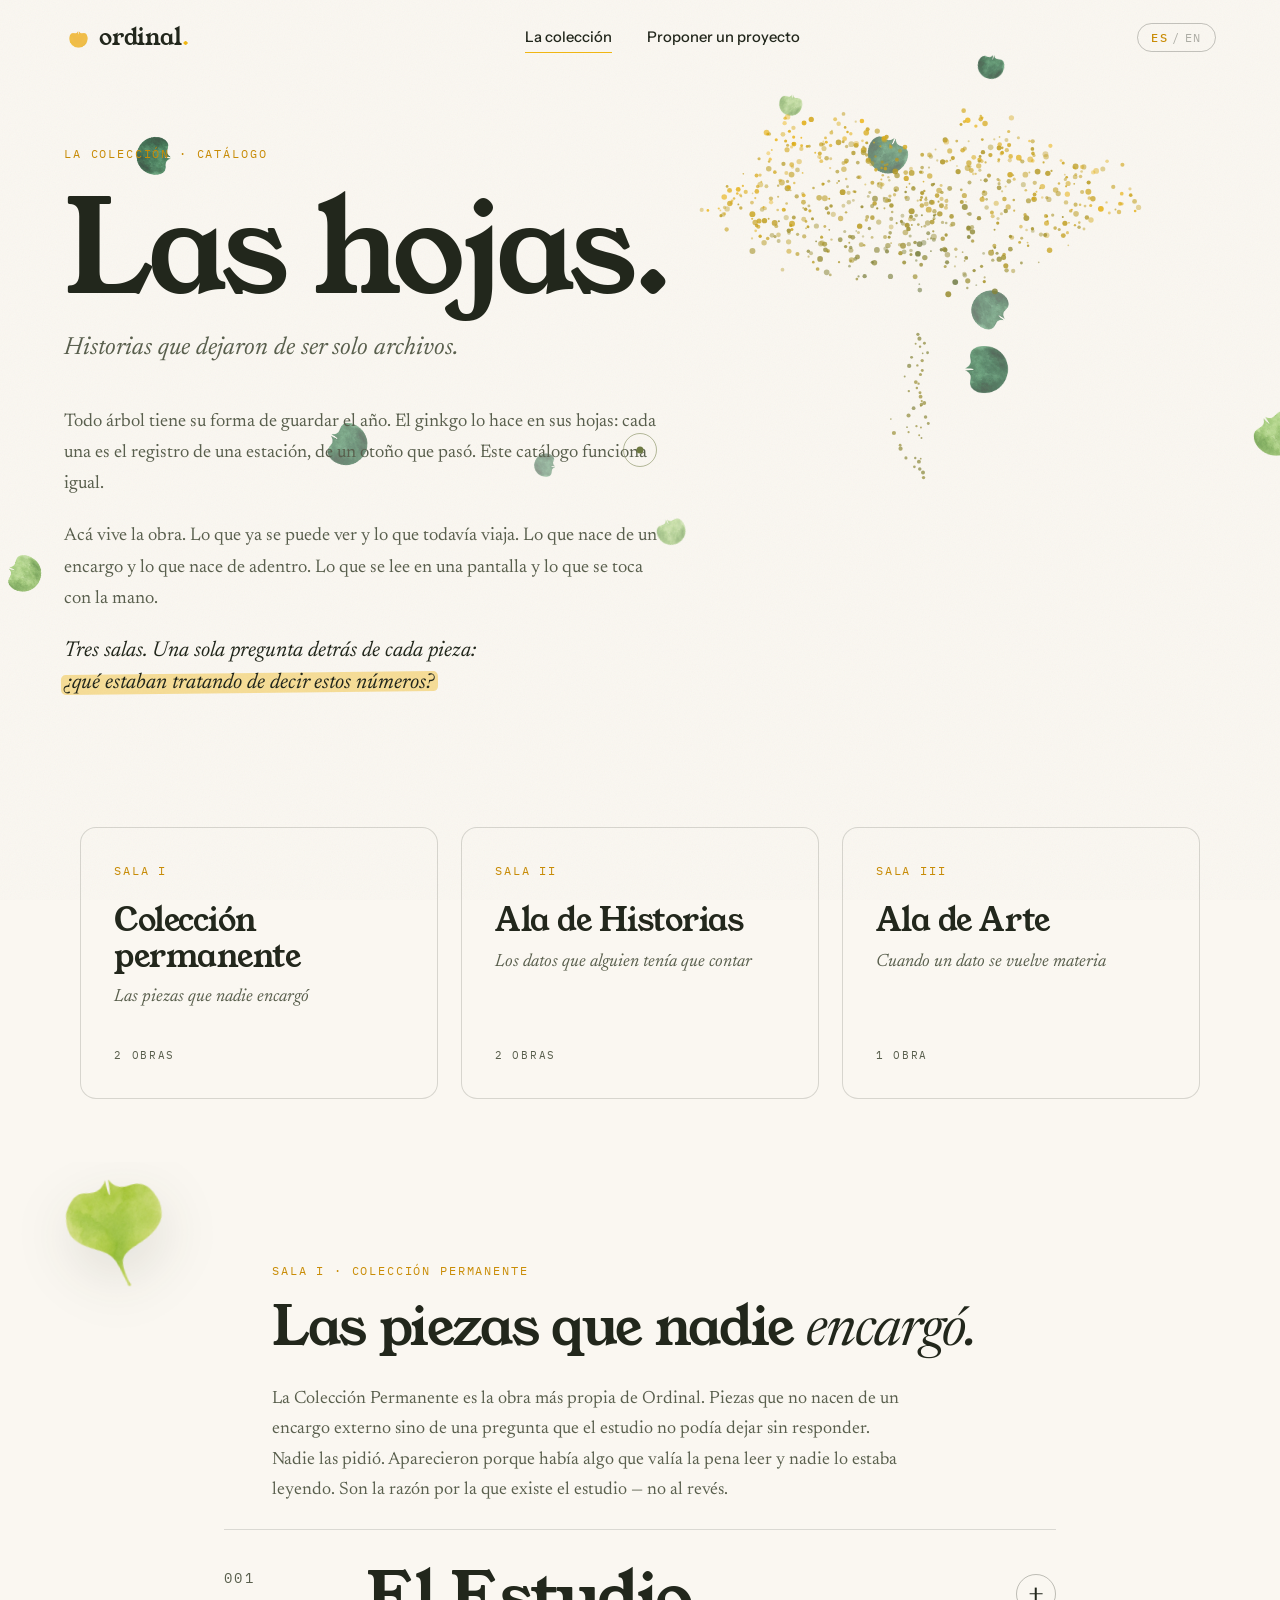
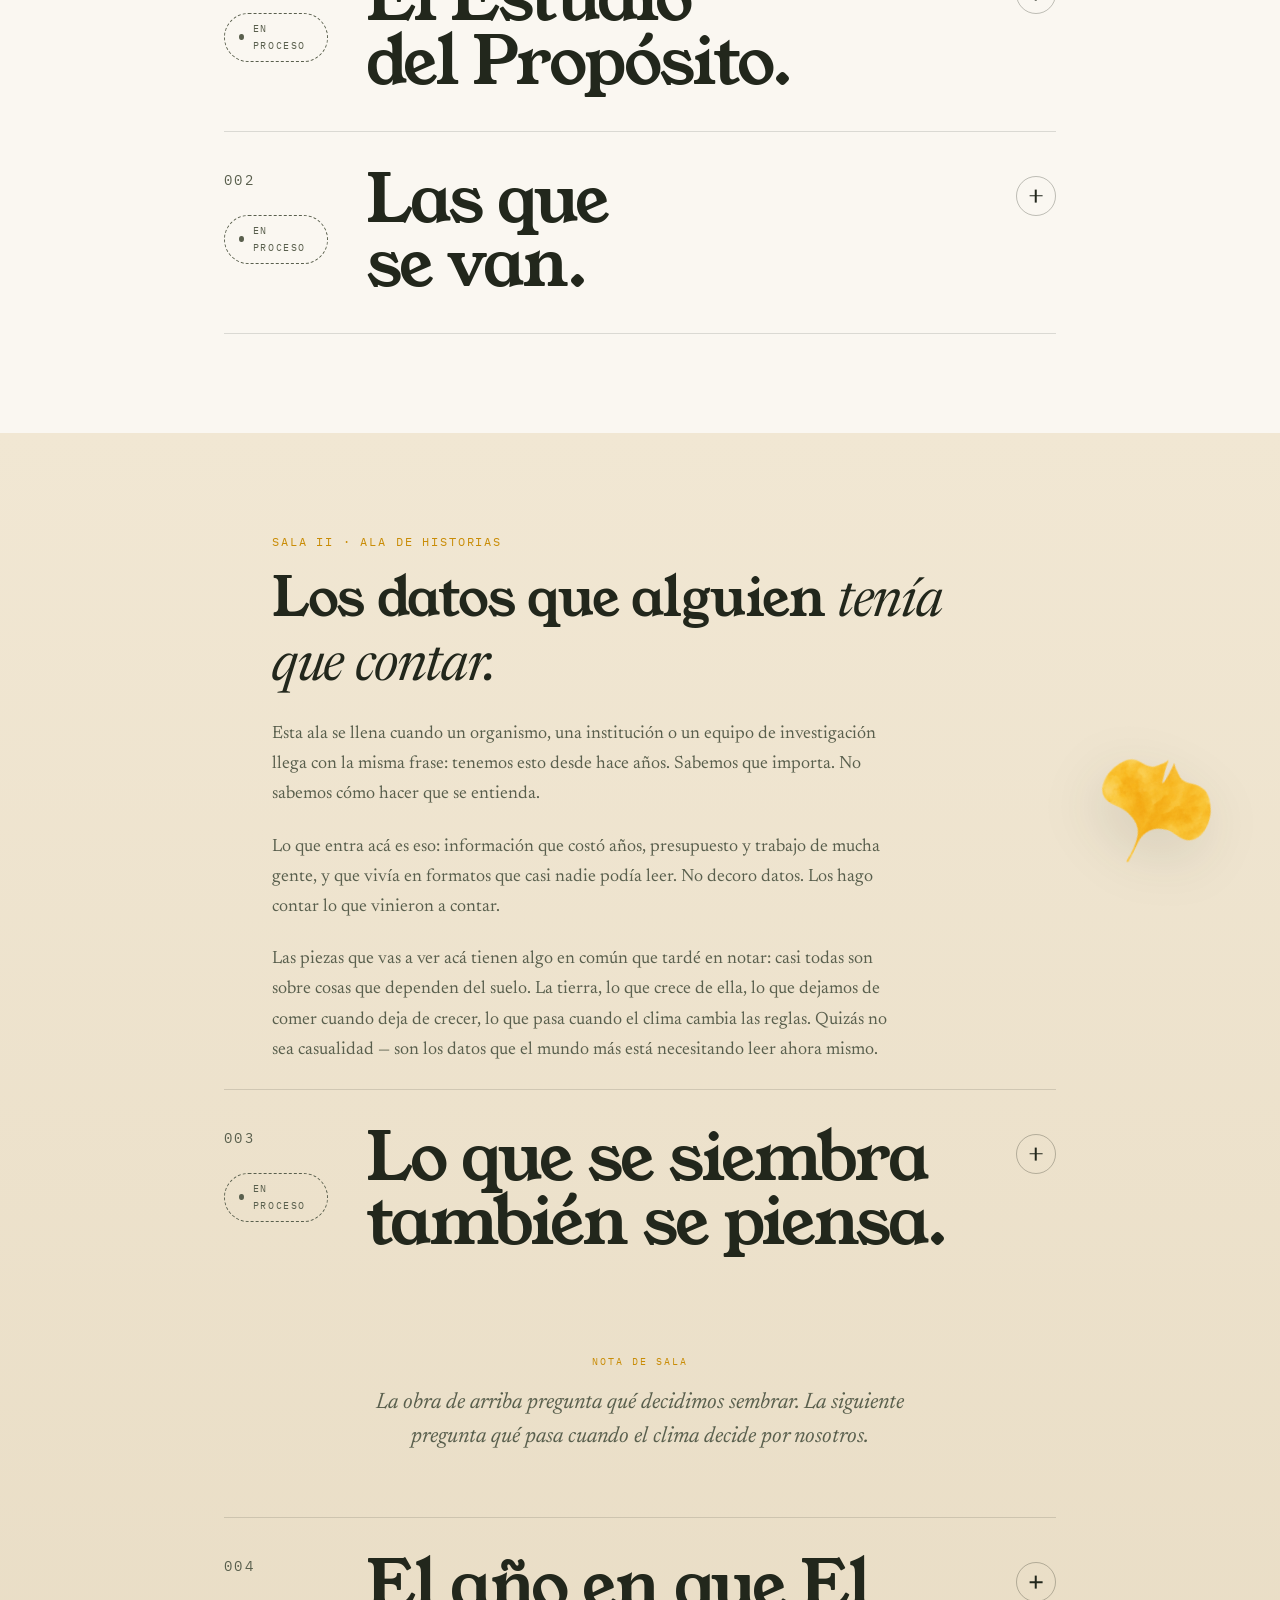
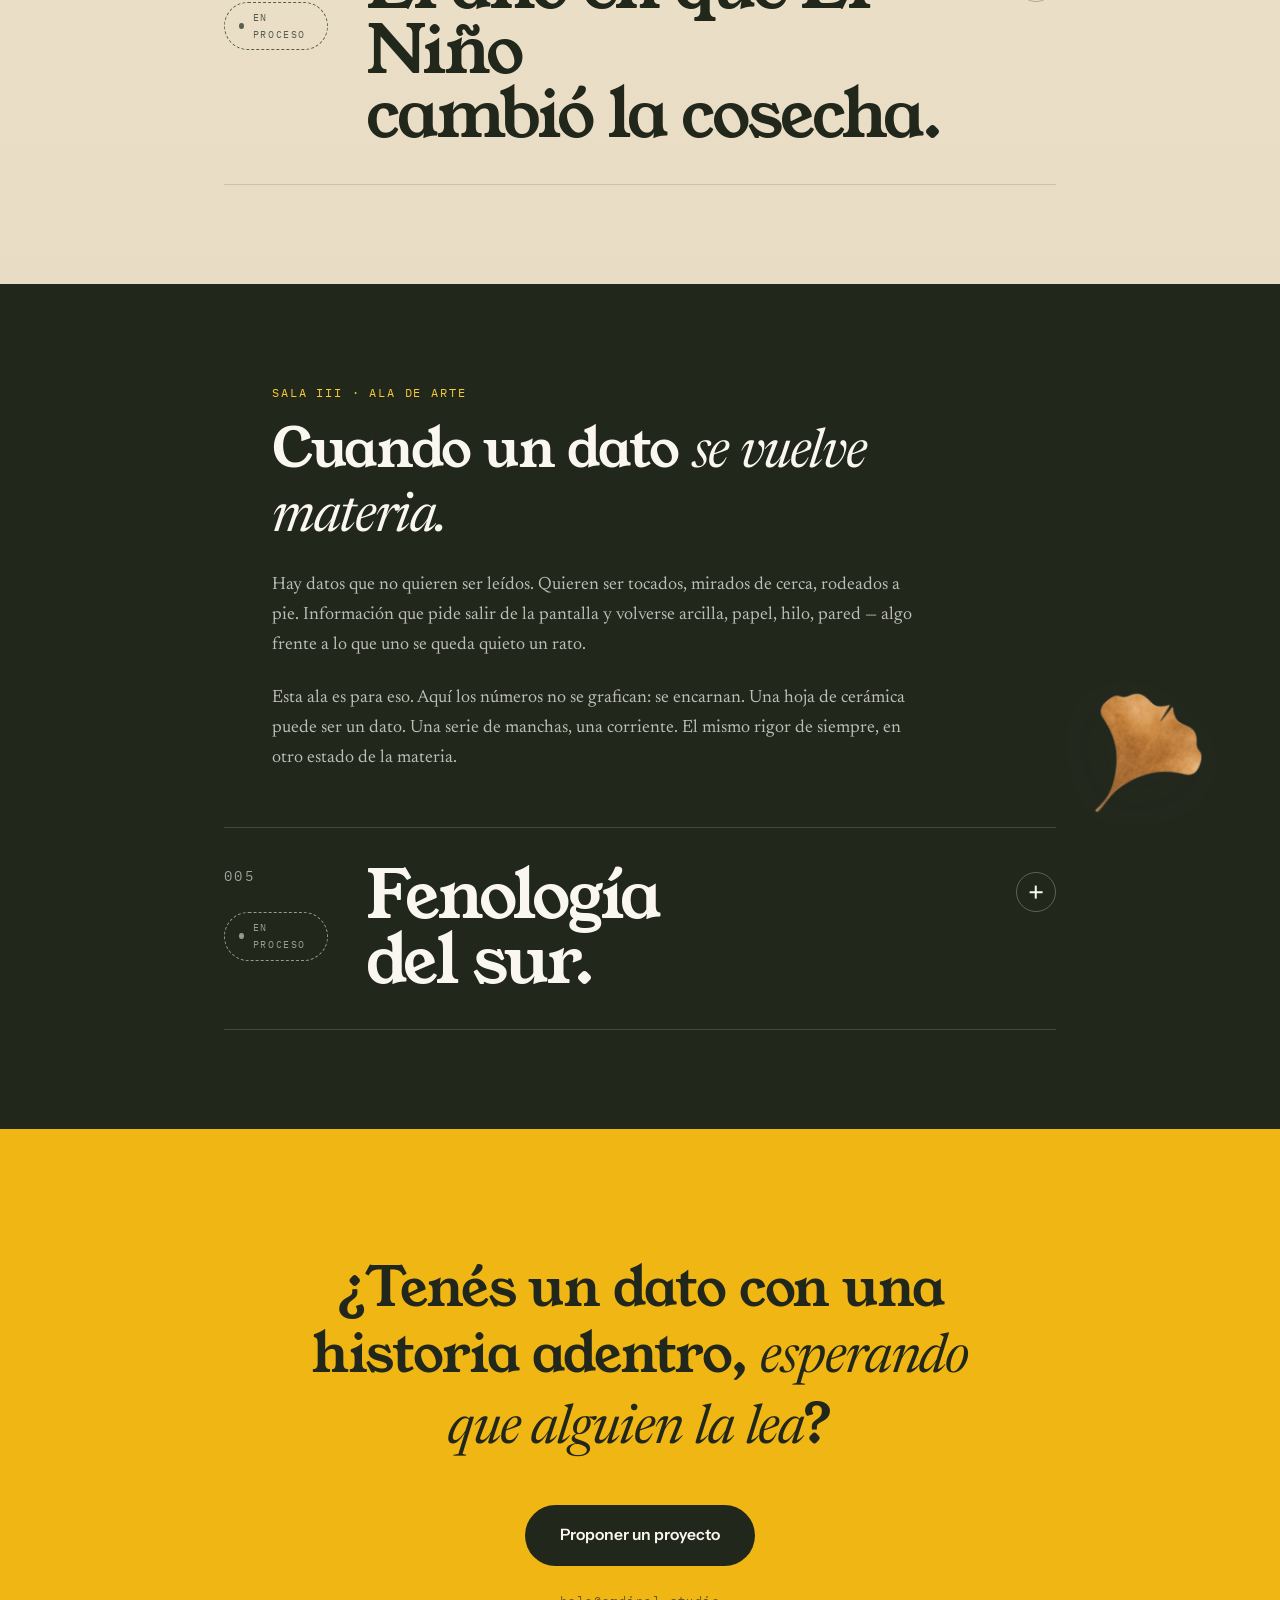
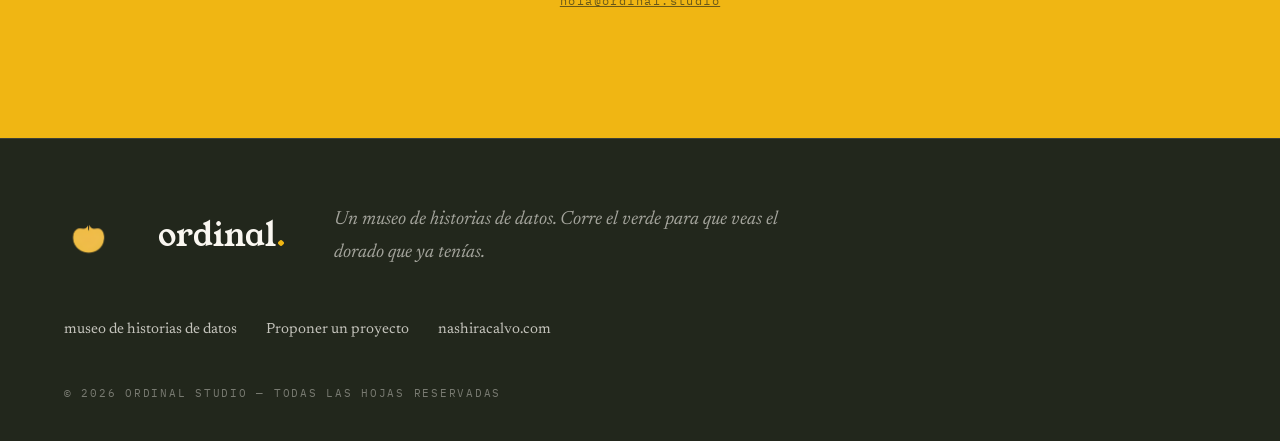
<file: coleccion.html>
<!DOCTYPE html>
<html lang="es">
<head>
  <meta charset="UTF-8">
  <meta name="viewport" content="width=device-width, initial-scale=1.0">
  <title>ordinal — la colección</title>
  <meta name="description" content="La colección de Ordinal: un catálogo de museo. Data storytelling y data art. Cada obra tiene su lugar —esté terminada o todavía en viaje.">
  <link rel="preconnect" href="https://fonts.googleapis.com">
  <link rel="preconnect" href="https://fonts.gstatic.com" crossorigin>
  <link href="https://fonts.googleapis.com/css2?family=Young+Serif&family=Newsreader:ital,opsz,wght@0,6..72,400..600;1,6..72,400..600&family=Instrument+Sans:wght@400;500;600&family=IBM+Plex+Mono:wght@400;500&display=swap" rel="stylesheet">
  <link rel="stylesheet" href="assets/css/main.css">
  <link rel="icon" type="image/svg+xml" href="assets/img/favicon.svg">
</head>
<body data-page="collection">

  <div class="noise" aria-hidden="true"></div>
  <canvas id="leavesCanvas" aria-hidden="true"></canvas>
  <div class="progress" aria-hidden="true"><div class="progress__bar" id="progressBar"></div></div>
  <div class="cursor" aria-hidden="true"><div class="cursor__dot"></div><div class="cursor__ring"></div></div>

  <header class="nav" id="nav">
    <a class="nav__logo" href="index.html" aria-label="ordinal — inicio">
      <img class="nav__leaf" src="assets/img/logomark.png" alt="" aria-hidden="true">
      <span>ordinal<i>.</i></span>
    </a>
    <nav class="nav__links" id="navLinks">
      <a href="coleccion.html" data-i18n="nav.collection">La colección</a>
      <a href="proponer.html" data-i18n="nav.propose">Proponer un proyecto</a>
    </nav>
    <div class="nav__right">
      <button class="lang" id="langToggle" aria-label="Cambiar idioma / Switch language">
        <span data-lang-opt="es">ES</span><i>/</i><span data-lang-opt="en">EN</span>
      </button>
      <button class="burger" id="burger" aria-label="Menú"><span></span><span></span></button>
    </div>
  </header>

  <main id="main">

    <!-- ═══════════ ENTRADA AL CATÁLOGO ═══════════ -->
    <section class="cat-entry">
      <div class="cat-entry__canvas" aria-hidden="true"><canvas id="particleLeaf"></canvas></div>
      <p class="cat-entry__eyebrow mono reveal" data-i18n="cat.eyebrow">la colección · catálogo</p>
      <h1 class="cat-entry__title reveal" data-i18n="cat.title">Las hojas.</h1>
      <p class="cat-entry__sub reveal" data-i18n="cat.subtitle">Historias que dejaron de ser solo archivos.</p>
      <div class="cat-entry__intro">
        <p class="reveal" data-i18n="cat.intro1">Todo árbol tiene su forma de guardar el año. El ginkgo lo hace en sus hojas: cada una es el registro de una estación, de un otoño que pasó. Este catálogo funciona igual.</p>
        <p class="reveal" data-i18n="cat.intro2">Acá vive la obra. Lo que ya se puede ver y lo que todavía viaja. Lo que nace de un encargo y lo que nace de adentro. Lo que se lee en una pantalla y lo que se toca con la mano.</p>
        <p class="cat-entry__q reveal" data-i18n-html="cat.intro3">Tres salas. Una sola pregunta detrás de cada pieza: <span class="highlight">¿qué estaban tratando de decir estos números?</span></p>
      </div>
    </section>

    <!-- ═══════════ LAS TRES PUERTAS ═══════════ -->
    <section class="doors">
      <a class="door reveal" href="#permanente">
        <span class="door__kicker mono" data-i18n="cat.r1.kicker">sala i</span>
        <span class="door__name" data-i18n="cat.r1.name">Colección permanente</span>
        <span class="door__sub" data-i18n="cat.r1.sub">Las piezas que nadie encargó</span>
        <span class="door__count mono" data-i18n="cat.r1.count">2 obras</span>
        <span class="door__arrow" aria-hidden="true">→</span>
      </a>
      <a class="door reveal" href="#historias">
        <span class="door__kicker mono" data-i18n="cat.r2.kicker">sala ii</span>
        <span class="door__name" data-i18n="cat.r2.name">Ala de Historias</span>
        <span class="door__sub" data-i18n="cat.r2.sub">Los datos que alguien tenía que contar</span>
        <span class="door__count mono" data-i18n="cat.r2.count">2 obras</span>
        <span class="door__arrow" aria-hidden="true">→</span>
      </a>
      <a class="door reveal" href="#arte">
        <span class="door__kicker mono" data-i18n="cat.r3.kicker">sala iii</span>
        <span class="door__name" data-i18n="cat.r3.name">Ala de Arte</span>
        <span class="door__sub" data-i18n="cat.r3.sub">Cuando un dato se vuelve materia</span>
        <span class="door__count mono" data-i18n="cat.r3.count">1 obra</span>
        <span class="door__arrow" aria-hidden="true">→</span>
      </a>
    </section>

    <!-- ═══════════ SALA I · COLECCIÓN PERMANENTE ═══════════ -->
    <section class="room room--opera" id="permanente">
      <div class="fleaf fleaf--lg" data-drift="-0.07" data-rot="-0.5" style="left: 3vw; top: 8%; width: clamp(110px, 12vw, 190px); --r0: -16deg; --r1: -4deg; --sway: 13s" aria-hidden="true">
        <img src="assets/img/leaf-green.png" alt="">
      </div>
      <div class="room__head">
        <span class="room__label mono reveal" data-i18n="cat.r1.label">Sala i · Colección permanente</span>
        <h2 class="room__title reveal" data-i18n-html="cat.r1.title">Las piezas que nadie <em>encargó.</em></h2>
        <p class="room__desc reveal" data-i18n="cat.r1.desc">La Colección Permanente es la obra más propia de Ordinal. Piezas que no nacen de un encargo externo sino de una pregunta que el estudio no podía dejar sin responder. Nadie las pidió. Aparecieron porque había algo que valía la pena leer y nadie lo estaba leyendo. Son la razón por la que existe el estudio — no al revés.</p>
      </div>

      <div class="opera">
        <article class="opus reveal">
          <span class="opus__ghost mono" data-drift="0.05" aria-hidden="true">001</span>
          <div class="opus__aside">
            <span class="opus__num mono">001</span>
            <span class="cartela__state cartela__state--process mono" data-i18n="cat.st.process">En proceso</span>
          </div>
          <div class="opus__main">
            <button class="opus__head" type="button" aria-expanded="false">
              <h3 class="opus__title" data-i18n-html="cat.o1.t">El Estudio<br>del Propósito.</h3>
              <span class="opus__toggle" aria-hidden="true"></span>
            </button>
            <div class="opus__detail">
              <div class="opus__detail-in">
            <p class="opus__tech mono" data-i18n="cat.o1.tech">Investigación cualitativa · Data storytelling · Podcast · Ordinal Studio · 2025</p>
            <div class="opus__prose">
              <p class="reveal" data-i18n="cat.o1.p1">El podcast With Purpose no era un show de entrevistas. Era un método de campo: escuchar, que es la forma más subestimada de leer. En cada conversación aparecía la misma pregunta debajo de todas las otras — qué significa trabajar en algo que importa, y cómo se mide eso cuando no hay un número que lo capture del todo.</p>
              <p class="reveal" data-i18n="cat.o1.p2">El Estudio del Propósito toma esa información cualitativa —fragmentos, silencios, frases que se repiten de boca en boca— y la cruza con research cuantitativo complementario para leer un patrón que estaba ahí, distribuido en decenas de horas de escucha, esperando que alguien lo ordenara.</p>
            </div>
            <figure class="opus__note reveal">
              <figcaption class="opus__note-label mono" data-i18n="cat.o1.noteLabel">Nota de la lectora</figcaption>
              <blockquote class="opus__quote" data-i18n="cat.o1.quote">Empecé a notar que todos describían lo mismo con palabras distintas. Eso, en investigación, es la señal más importante: cuando el lenguaje varía pero la estructura se repite, hay algo real adentro.</blockquote>
            </figure>
              </div>
            </div>
          </div>
        </article>

        <article class="opus reveal">
          <span class="opus__ghost mono" data-drift="0.05" aria-hidden="true">002</span>
          <div class="opus__aside">
            <span class="opus__num mono">002</span>
            <span class="cartela__state cartela__state--process mono" data-i18n="cat.st.process">En proceso</span>
          </div>
          <div class="opus__main">
            <button class="opus__head" type="button" aria-expanded="false">
              <h3 class="opus__title" data-i18n-html="cat.o2.t">Las que<br>se van.</h3>
              <span class="opus__toggle" aria-hidden="true"></span>
            </button>
            <div class="opus__detail">
              <div class="opus__detail-in">
            <p class="opus__tech mono" data-i18n="cat.o2.tech">Scrollytelling · Data storytelling · Estadística · Historias · Ordinal Studio · 2025</p>
            <div class="opus__prose">
              <p class="reveal" data-i18n="cat.o2.p1">En los últimos dos años, miles de mujeres dejaron de hacer lo que hacían. Algunas lo llamaron renuncia. Otras, reinvención. Muchas no lo llamaron de ninguna manera — simplemente se fueron, sin comunicado, sin anuncio, sin que nadie registrara bien el movimiento.</p>
              <p class="reveal" data-i18n="cat.o2.p2">Esta pieza lee ese movimiento. Cruza los datos estadísticos de la salida —tasas, sectores, edades, geografías— con las historias de las que se fueron: qué vieron venir, qué no pudieron ignorar, qué tiene que ver la IA con todo esto. Los números dicen cuántas. Las historias dicen por qué.</p>
            </div>
            <figure class="opus__note reveal">
              <figcaption class="opus__note-label mono" data-i18n="cat.o2.noteLabel">Nota de la lectora</figcaption>
              <blockquote class="opus__quote" data-i18n="cat.o2.quote">Había algo que los datos no alcanzaban a decir. Y había algo que las historias solas no podían probar. Esta pieza existe para leer las dos cosas a la vez.</blockquote>
            </figure>
              </div>
            </div>
          </div>
        </article>
      </div>
    </section>

    <!-- ═══════════ SALA II · ALA DE HISTORIAS ═══════════ -->
    <section class="room room--opera room--earth" id="historias">
      <div class="fleaf fleaf--lg" data-drift="0.07" data-rot="0.5" style="right: 4vw; top: 9%; width: clamp(110px, 12vw, 190px); --r0: 12deg; --r1: 24deg; --sway: 12s" aria-hidden="true">
        <img src="assets/img/leaf-gold.png" alt="">
      </div>
      <div class="room__head">
        <span class="room__label mono reveal" data-i18n="cat.r2.label">Sala ii · Ala de Historias</span>
        <h2 class="room__title reveal" data-i18n-html="cat.r2.title">Los datos que alguien <em>tenía que contar.</em></h2>
        <p class="room__desc reveal" data-i18n="cat.r2.desc">Esta ala se llena cuando un organismo, una institución o un equipo de investigación llega con la misma frase: tenemos esto desde hace años. Sabemos que importa. No sabemos cómo hacer que se entienda.</p>
        <p class="room__desc reveal" data-i18n="cat.r2.desc2">Lo que entra acá es eso: información que costó años, presupuesto y trabajo de mucha gente, y que vivía en formatos que casi nadie podía leer. No decoro datos. Los hago contar lo que vinieron a contar.</p>
        <p class="room__desc reveal" data-i18n="cat.r2.desc3">Las piezas que vas a ver acá tienen algo en común que tardé en notar: casi todas son sobre cosas que dependen del suelo. La tierra, lo que crece de ella, lo que dejamos de comer cuando deja de crecer, lo que pasa cuando el clima cambia las reglas. Quizás no sea casualidad — son los datos que el mundo más está necesitando leer ahora mismo.</p>
      </div>

      <div class="opera">
        <article class="opus reveal">
          <span class="opus__ghost mono" data-drift="0.05" aria-hidden="true">003</span>
          <div class="opus__aside">
            <span class="opus__num mono">003</span>
            <span class="cartela__state cartela__state--process mono" data-i18n="cat.st.process">En proceso</span>
          </div>
          <div class="opus__main">
            <button class="opus__head" type="button" aria-expanded="false">
              <h3 class="opus__title" data-i18n-html="cat.o3.t">Lo que se siembra<br>también se piensa.</h3>
              <span class="opus__toggle" aria-hidden="true"></span>
            </button>
            <div class="opus__detail">
              <div class="opus__detail-in">
            <p class="opus__tech mono" data-i18n="cat.o3.tech">Scrollytelling · Agricultura nutricionalmente inteligente · Banco Mundial · 2025</p>
            <div class="opus__prose">
              <p class="reveal" data-i18n="cat.o3.p1">América Latina produce comida en cantidades históricas. Y a la vez tiene cifras de mala nutrición —obesidad, déficit de micronutrientes, hambre invisible— que crecen al mismo tiempo. No es una paradoja. Es un sistema. Lo que se siembra hoy decide qué se va a comer mañana, y nadie estaba leyendo esos dos lados del problema en el mismo idioma.</p>
              <p class="reveal" data-i18n="cat.o3.p2">Esta pieza traduce la evidencia del Banco Mundial sobre agricultura nutricionalmente inteligente —cultivos, biodiversidad, decisiones de política, datos de consumo— en una historia que conecta el surco con el plato. Para que cualquiera —ministro, productor, periodista, alguien curioso— pueda entender por qué algunas decisiones agrícolas son, en realidad, decisiones de salud pública.</p>
            </div>
            <figure class="opus__note reveal">
              <figcaption class="opus__note-label mono" data-i18n="cat.o3.noteLabel">Nota de la lectora</figcaption>
              <blockquote class="opus__quote" data-i18n="cat.o3.quote">La pregunta no era cuánto se produce. Era qué se produce, para quién, y qué pasa adentro del cuerpo de quien después se lo come.</blockquote>
            </figure>
              </div>
            </div>
          </div>
        </article>

        <aside class="opera__interlude reveal">
          <span class="opera__interlude-label mono" data-i18n="cat.r2.interLabel">Nota de sala</span>
          <p data-i18n="cat.r2.inter">La obra de arriba pregunta qué decidimos sembrar. La siguiente pregunta qué pasa cuando el clima decide por nosotros.</p>
        </aside>

        <article class="opus reveal">
          <span class="opus__ghost mono" data-drift="0.05" aria-hidden="true">004</span>
          <div class="opus__aside">
            <span class="opus__num mono">004</span>
            <span class="cartela__state cartela__state--process mono" data-i18n="cat.st.process">En proceso</span>
          </div>
          <div class="opus__main">
            <button class="opus__head" type="button" aria-expanded="false">
              <h3 class="opus__title" data-i18n-html="cat.o4.t">El año en que El Niño<br>cambió la cosecha.</h3>
              <span class="opus__toggle" aria-hidden="true"></span>
            </button>
            <div class="opus__detail">
              <div class="opus__detail-in">
            <p class="opus__tech mono" data-i18n="cat.o4.tech">Scrollytelling · Clima & agricultura · Organismo internacional · 2025</p>
            <div class="opus__prose">
              <p class="reveal" data-i18n="cat.o4.p1">Cada cierto número de años, una corriente del Pacífico se calienta unas pocas décimas de grado. Suena chico. No lo es. El Niño reordena todo lo que crece en el continente. Llueve donde no debería, se seca lo que tendría que estar verde, se adelantan las siembras y se atrasan las cosechas. Las decisiones del año dejan de servir.</p>
              <p class="reveal" data-i18n="cat.o4.p2">Esta pieza lee el fenómeno desde adentro de los datos: cómo afecta la productividad por cultivo y por país, qué regiones quedan más expuestas, qué pierde el productor que no lo vio venir y qué gana el que tuvo la información a tiempo. Es la lectura que necesitan los que deciden políticas y la que merecen los que dependen de la tierra para vivir.</p>
            </div>
            <figure class="opus__note reveal">
              <figcaption class="opus__note-label mono" data-i18n="cat.o4.noteLabel">Nota de la lectora</figcaption>
              <blockquote class="opus__quote" data-i18n="cat.o4.quote">Hay datos del clima que existen desde hace décadas. El trabajo no era encontrarlos. Era contarlos de manera que un ministerio y un productor de soja pudieran usar la misma página para entender el mismo año.</blockquote>
            </figure>
              </div>
            </div>
          </div>
        </article>
      </div>
    </section>

    <!-- ═══════════ SALA III · ALA DE ARTE ═══════════ -->
    <section class="room room--dark" id="arte">
      <div class="fleaf fleaf--lg" data-drift="0.08" data-rot="0.5" style="right: 4vw; top: 12%; width: clamp(120px, 14vw, 210px); --r0: 10deg; --r1: 22deg; --sway: 12s" aria-hidden="true">
        <img src="assets/img/leaf-brown.png" alt="">
      </div>
      <div class="room__head">
        <span class="room__label mono reveal" data-i18n="cat.r3.label">Sala iii · Ala de Arte</span>
        <h2 class="room__title reveal" data-i18n-html="cat.r3.title">Cuando un dato <em>se vuelve materia.</em></h2>
        <p class="room__desc reveal" data-i18n="cat.r3.desc">Hay datos que no quieren ser leídos. Quieren ser tocados, mirados de cerca, rodeados a pie. Información que pide salir de la pantalla y volverse arcilla, papel, hilo, pared — algo frente a lo que uno se queda quieto un rato.</p>
        <p class="room__desc reveal" data-i18n="cat.r3.desc2">Esta ala es para eso. Aquí los números no se grafican: se encarnan. Una hoja de cerámica puede ser un dato. Una serie de manchas, una corriente. El mismo rigor de siempre, en otro estado de la materia.</p>
      </div>

      <div class="opera">
        <article class="opus reveal">
          <span class="opus__ghost mono" data-drift="0.05" aria-hidden="true">005</span>
          <div class="opus__aside">
            <span class="opus__num mono">005</span>
            <span class="cartela__state cartela__state--process mono" data-i18n="cat.st.process">En proceso</span>
          </div>
          <div class="opus__main">
            <button class="opus__head" type="button" aria-expanded="false">
              <h3 class="opus__title" data-i18n-html="cat.o5.t">Fenología<br>del sur.</h3>
              <span class="opus__toggle" aria-hidden="true"></span>
            </button>
            <div class="opus__detail">
              <div class="opus__detail-in">
            <p class="opus__tech mono" data-i18n="cat.o5.tech">Mural · Cerámica · 168 hojas · Buenos Aires · Otoño 2027</p>
            <div class="opus__prose">
              <p class="reveal" data-i18n="cat.o5.p1">Esta obra empezó como una pregunta de chica. Cada otoño en Buenos Aires hay un día en que el jacarandá se queda quieto, el plátano se enciende, el ginkgo se vuelve oro, el liquidámbar se va al rojo. Nunca el mismo día. Nunca en el mismo orden. Y sin embargo, año tras año, el barrio entero cambia de color.</p>
              <p class="reveal" data-i18n="cat.o5.p2">Quise saber qué había detrás de eso. Qué decide que una hoja deje de ser verde. Resulta que abajo de cada color hay una decisión química — la clorofila se retira y deja ver los pigmentos que estuvieron escondidos todo el año. El otoño no agrega color. Lo revela.</p>
            </div>
            <p class="opus__break reveal" data-i18n="cat.o5.q1">¿Y si la información que hay detrás de un otoño fuera, también, una obra de arte?</p>
            <div class="opus__prose">
              <p class="reveal" data-i18n="cat.o5.p3">Fenología del sur es esa pregunta hecha cerámica. Cuatro especies, doce semanas, una hoja modelada a mano por cada lectura: el porcentaje de verde que cedió, el pigmento que salió a la luz, la temperatura mínima del día, el agua que cayó esa noche. Cada hoja es un dato. La fila de hojas es la semana. El mural entero es el año.</p>
              <p class="reveal" data-i18n="cat.o5.p4">Visto de lejos parece un poema sobre el otoño porteño. Visto de cerca es lo que es: un dataset hecho con las manos. Una base de datos donde cada fila pesa, se rompe si se cae, y tiene un color que no se eligió desde un menú — se calculó.</p>
            </div>
            <p class="opus__break reveal" data-i18n="cat.o5.q2">Una hoja pierde el color. ¿Cuánta información cabe en eso? ¿Y qué pasa si la pongo en una pared, una al lado de la otra, hasta llenarla?</p>
            <div class="opus__prose">
              <p class="reveal" data-i18n="cat.o5.p5">El mural se monta en mayo de 2027, cuando empiece el otoño porteño, y crece semana a semana hasta junio. Lo que ves no es una representación del otoño. Es el otoño traducido a otro idioma — el de la materia que se queda.</p>
            </div>

            <ul class="species reveal" aria-label="Especies mapeadas">
              <li class="species__item" style="--sp: #6f74c4"><span class="species__dot"></span><span data-i18n="cat.o5.sp1">jacarandá</span></li>
              <li class="species__item" style="--sp: #c9852a"><span class="species__dot"></span><span data-i18n="cat.o5.sp2">plátano</span></li>
              <li class="species__item" style="--sp: #f0b613"><span class="species__dot"></span><span data-i18n="cat.o5.sp3">ginkgo</span></li>
              <li class="species__item" style="--sp: #b23b2e"><span class="species__dot"></span><span data-i18n="cat.o5.sp4">liquidámbar</span></li>
            </ul>

            <dl class="specs reveal">
              <div class="specs__row">
                <dt class="mono" data-i18n="cat.o5.k1">Técnica</dt>
                <dd data-i18n="cat.o5.v1">Cerámica esmaltada, modelado a mano</dd>
              </div>
              <div class="specs__row">
                <dt class="mono" data-i18n="cat.o5.k2">Especies</dt>
                <dd data-i18n="cat.o5.v2">Jacarandá, plátano, ginkgo, liquidámbar</dd>
              </div>
              <div class="specs__row">
                <dt class="mono" data-i18n="cat.o5.k3">Período</dt>
                <dd data-i18n="cat.o5.v3">12 semanas (mayo–junio 2027)</dd>
              </div>
              <div class="specs__row">
                <dt class="mono" data-i18n="cat.o5.k4">Variables</dt>
                <dd data-i18n="cat.o5.v4">Color foliar · temperatura mínima · precipitación · pigmento revelado</dd>
              </div>
              <div class="specs__row">
                <dt class="mono" data-i18n="cat.o5.k5">Formato</dt>
                <dd data-i18n="cat.o5.v5">Mural · aprox. 168 hojas</dd>
              </div>
              <div class="specs__row">
                <dt class="mono" data-i18n="cat.o5.k6">Origen</dt>
                <dd data-i18n="cat.o5.v6">Obra autoral del estudio. Nadie la encargó.</dd>
              </div>
            </dl>
              </div>
            </div>
          </div>
        </article>
      </div>
    </section>

    <!-- ═══════════ CTA ═══════════ -->
    <section class="pcta pcta--gold">
      <div class="fleaf" data-drift="0.06" data-rot="0.8" style="right: -2rem; bottom: -3rem; width: clamp(140px, 16vw, 240px); --r0: 140deg; --r1: 152deg" aria-hidden="true">
        <img src="assets/img/leaf-brown.png" alt="">
      </div>
      <h2 class="pcta__t reveal" data-i18n-html="cat.cta">¿Tenés un dato con una historia adentro, <em>esperando que alguien la lea</em>?</h2>
      <a class="btn btn--ink reveal" href="proponer.html" data-magnetic data-i18n="cat.ctaBtn">Proponer un proyecto</a>
      <a class="pcta__mail" href="mailto:hola@ordinal.studio">hola@ordinal.studio</a>
    </section>

  </main>

  <footer class="footer">
    <div class="footer__top">
      <img class="footer__mark" src="assets/img/logomark.png" alt="" aria-hidden="true">
      <a class="footer__logo" href="index.html">ordinal<i>.</i></a>
      <p class="footer__tag" data-i18n="footer.tag">Un museo de historias de datos. Corre el verde para que veas el dorado que ya tenías.</p>
    </div>
    <div class="footer__cols">
      <nav class="footer__nav">
        <a href="index.html" data-i18n="hero.eyebrow">museo de historias de datos</a>
        <a href="proponer.html" data-i18n="nav.propose">Proponer un proyecto</a>
        <a href="https://nashiracalvo.com" target="_blank" rel="noopener">nashiracalvo.com</a>
      </nav>
    </div>
    <p class="footer__copy mono">© <span id="year">2026</span> ordinal studio — <span data-i18n="footer.rights">todas las hojas reservadas</span></p>
  </footer>

  <script src="assets/js/i18n.js"></script>
  <script src="assets/js/main.js"></script>
</body>
</html>
</file>
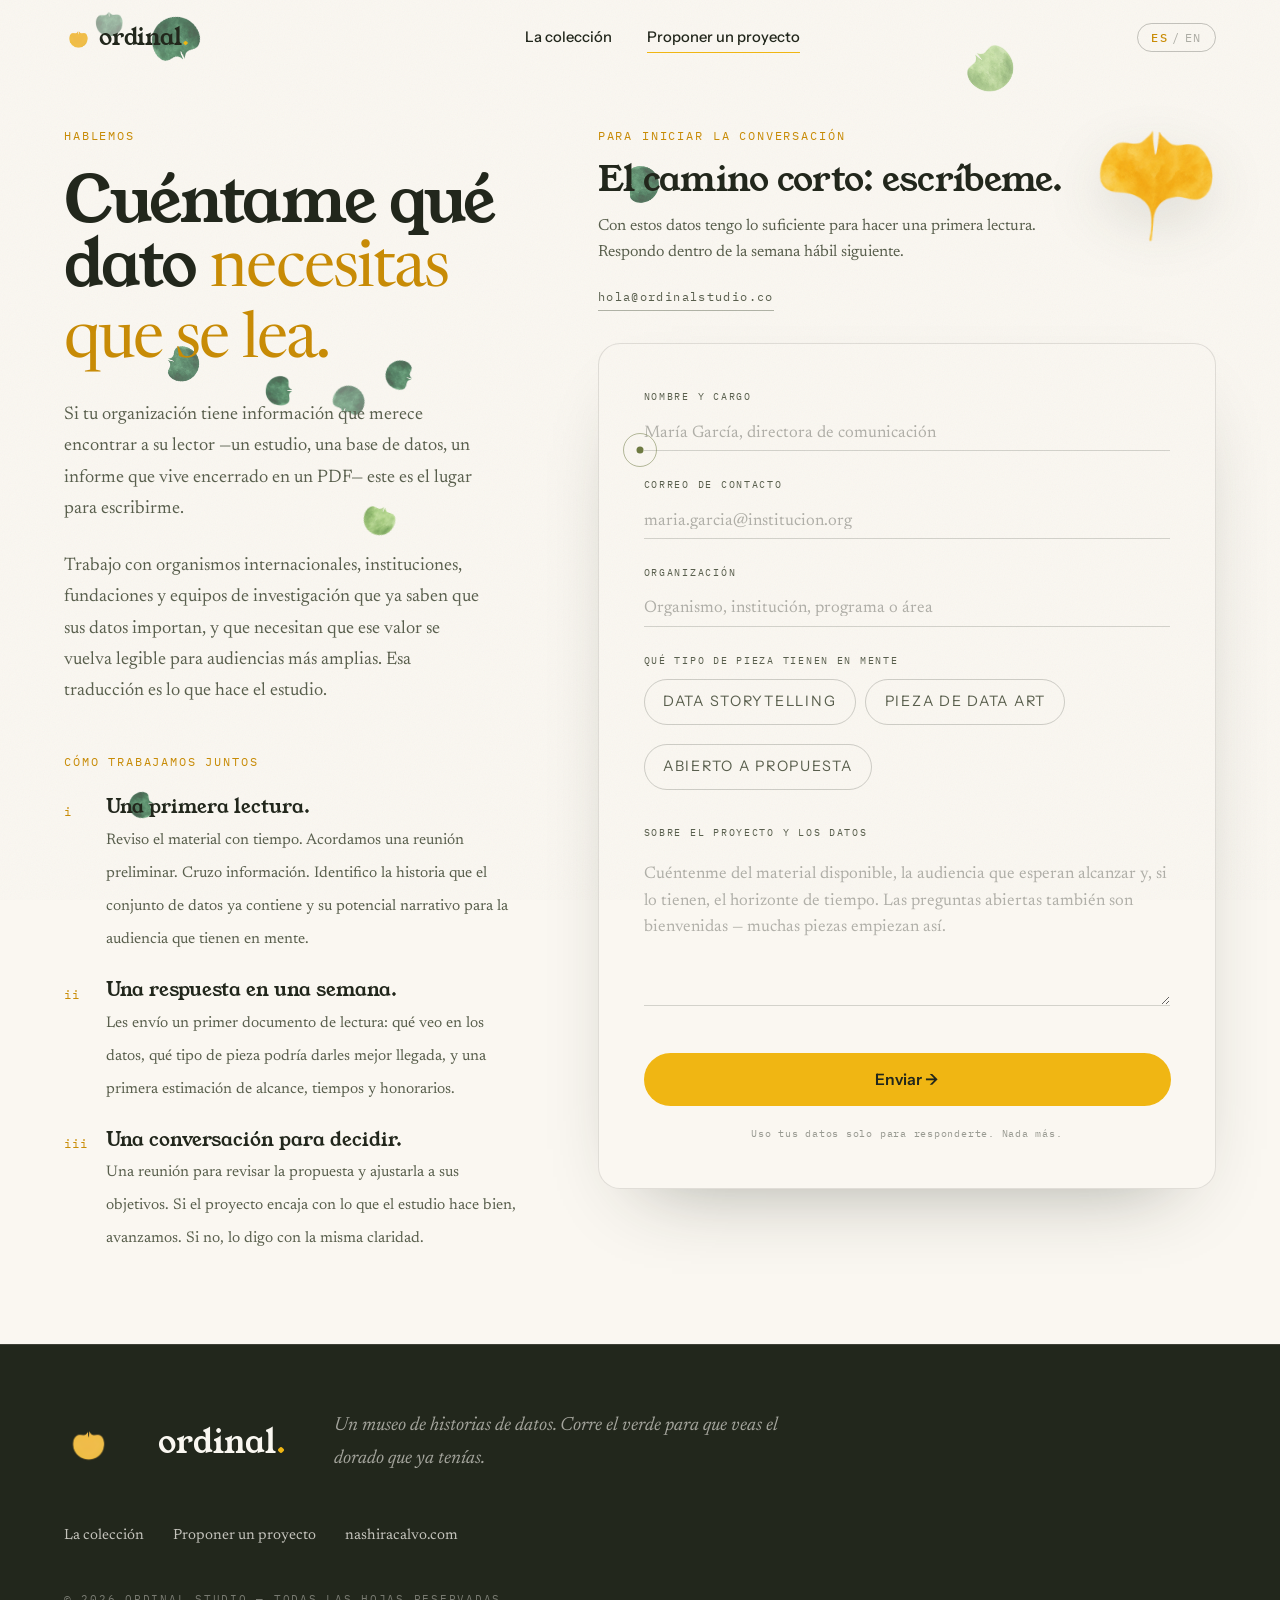
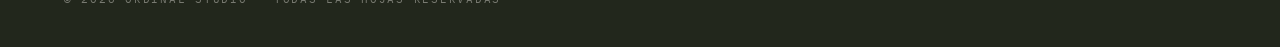
<file: proponer.html>
<!DOCTYPE html>
<html lang="es">
<head>
  <meta charset="UTF-8">
  <meta name="viewport" content="width=device-width, initial-scale=1.0">
  <title>ordinal — proponer un proyecto</title>
  <meta name="description" content="Contame qué dato tenés. Si hay una historia adentro, la leemos juntas antes de que se apague.">
  <link rel="preconnect" href="https://fonts.googleapis.com">
  <link rel="preconnect" href="https://fonts.gstatic.com" crossorigin>
  <link href="https://fonts.googleapis.com/css2?family=Young+Serif&family=Newsreader:ital,opsz,wght@0,6..72,400..600;1,6..72,400..600&family=Instrument+Sans:wght@400;500;600&family=IBM+Plex+Mono:wght@400;500&display=swap" rel="stylesheet">
  <link rel="stylesheet" href="assets/css/main.css">
  <link rel="icon" type="image/svg+xml" href="assets/img/favicon.svg">
</head>
<body data-page="propose">

  <div class="noise" aria-hidden="true"></div>
  <canvas id="leavesCanvas" aria-hidden="true"></canvas>
  <div class="progress" aria-hidden="true"><div class="progress__bar" id="progressBar"></div></div>
  <div class="cursor" aria-hidden="true"><div class="cursor__dot"></div><div class="cursor__ring"></div></div>

  <header class="nav" id="nav">
    <a class="nav__logo" href="index.html" aria-label="ordinal — inicio">
      <img class="nav__leaf" src="assets/img/logomark.png" alt="" aria-hidden="true">
      <span>ordinal<i>.</i></span>
    </a>
    <nav class="nav__links" id="navLinks">
      <a href="coleccion.html" data-i18n="nav.collection">La colección</a>
      <a href="proponer.html" data-i18n="nav.propose">Proponer un proyecto</a>
    </nav>
    <div class="nav__right">
      <button class="lang" id="langToggle" aria-label="Cambiar idioma / Switch language">
        <span data-lang-opt="es">ES</span><i>/</i><span data-lang-opt="en">EN</span>
      </button>
      <button class="burger" id="burger" aria-label="Menú"><span></span><span></span></button>
    </div>
  </header>

  <main id="main">
    <section class="propose">
      <div class="fleaf fleaf--lg" data-drift="0.08" data-rot="0.5" style="right: 4vw; top: 6%; width: clamp(110px, 12vw, 200px); --r0: 10deg; --r1: 22deg; --sway: 12s" aria-hidden="true">
        <img src="assets/img/leaf-gold.png" alt="">
      </div>
      <div class="propose__inner">

        <div class="propose__aside">
          <p class="propose__eyebrow mono reveal" data-i18n="prop.eyebrow">Hablemos</p>
          <h1 class="propose__title reveal" data-i18n-html="prop.title">Cuéntame qué dato <em>necesitas que se lea.</em></h1>
          <p class="propose__intro reveal" data-i18n="prop.intro">Si tu organización tiene información que merece encontrar a su lector —un estudio, una base de datos, un informe que vive encerrado en un PDF— este es el lugar para escribirme.</p>
          <p class="propose__intro reveal" data-i18n="prop.intro2">Trabajo con organismos internacionales, instituciones, fundaciones y equipos de investigación que ya saben que sus datos importan, y que necesitan que ese valor se vuelva legible para audiencias más amplias. Esa traducción es lo que hace el estudio.</p>

          <div class="propose__how reveal">
            <span class="propose__how-title mono" data-i18n="prop.stepsTitle">Cómo trabajamos juntos</span>
            <ol class="steps">
              <li>
                <strong data-i18n="prop.s1t">Una primera lectura.</strong>
                <span data-i18n="prop.s1d">Reviso el material con tiempo. Acordamos una reunión preliminar. Cruzo información. Identifico la historia que el conjunto de datos ya contiene y su potencial narrativo para la audiencia que tienen en mente.</span>
              </li>
              <li>
                <strong data-i18n="prop.s2t">Una respuesta en una semana.</strong>
                <span data-i18n="prop.s2d">Les envío un primer documento de lectura: qué veo en los datos, qué tipo de pieza podría darles mejor llegada, y una primera estimación de alcance, tiempos y honorarios.</span>
              </li>
              <li>
                <strong data-i18n="prop.s3t">Una conversación para decidir.</strong>
                <span data-i18n="prop.s3d">Una reunión para revisar la propuesta y ajustarla a sus objetivos. Si el proyecto encaja con lo que el estudio hace bien, avanzamos. Si no, lo digo con la misma claridad.</span>
              </li>
            </ol>
          </div>
        </div>

        <div class="propose__formwrap reveal">
          <div class="pform__head">
            <span class="pform__kicker mono" data-i18n="prop.formKicker">Para iniciar la conversación</span>
            <h2 class="pform__title" data-i18n="prop.formTitle">El camino corto: escríbeme.</h2>
            <p class="pform__sub" data-i18n="prop.formSub">Con estos datos tengo lo suficiente para hacer una primera lectura. Respondo dentro de la semana hábil siguiente.</p>
            <a class="propose__mail" href="mailto:hola@ordinalstudio.co">hola@ordinalstudio.co</a>
          </div>

          <form class="pform" id="proposeForm" action="https://formsubmit.co/hola@nashiracalvo.com" method="POST" novalidate>
            <input type="hidden" name="_subject" value="Nueva propuesta de proyecto — ordinal studio">
            <input type="hidden" name="_template" value="table">
            <input type="hidden" name="_captcha" value="false">
            <div class="hp" aria-hidden="true">
              <label>No llenar este campo<input type="text" name="_honey" tabindex="-1" autocomplete="off"></label>
            </div>

            <div class="field">
              <label for="pf-nombre" data-i18n="prop.f.name">Nombre y cargo</label>
              <input type="text" id="pf-nombre" name="Nombre y cargo" required autocomplete="name" data-i18n-ph="prop.f.namePh" placeholder="María García, directora de comunicación">
            </div>

            <div class="field">
              <label for="pf-email" data-i18n="prop.f.email">Correo de contacto</label>
              <input type="email" id="pf-email" name="Correo de contacto" required autocomplete="email" data-i18n-ph="prop.f.emailPh" placeholder="maria.garcia@institucion.org">
            </div>

            <div class="field">
              <label for="pf-org" data-i18n="prop.f.org">Organización</label>
              <input type="text" id="pf-org" name="Organización" autocomplete="organization" data-i18n-ph="prop.f.orgPh" placeholder="Organismo, institución, programa o área">
            </div>

            <div class="field">
              <span class="field__legend" data-i18n="prop.f.type">Qué tipo de pieza tienen en mente</span>
              <div class="choices" role="radiogroup" aria-label="Tipo de pieza">
                <label class="choice">
                  <input type="radio" name="Tipo de pieza" value="Data storytelling">
                  <span data-i18n="prop.f.t1">Data storytelling</span>
                </label>
                <label class="choice">
                  <input type="radio" name="Tipo de pieza" value="Pieza de data art">
                  <span data-i18n="prop.f.t2">Pieza de data art</span>
                </label>
                <label class="choice">
                  <input type="radio" name="Tipo de pieza" value="Abierto a propuesta">
                  <span data-i18n="prop.f.t3">Abierto a propuesta</span>
                </label>
              </div>
            </div>

            <div class="field">
              <label for="pf-msg" data-i18n="prop.f.msg">Sobre el proyecto y los datos</label>
              <textarea id="pf-msg" name="Sobre el proyecto y los datos" required rows="5" data-i18n-ph="prop.f.msgPh" placeholder="Cuéntenme del material disponible, la audiencia que esperan alcanzar y, si lo tienen, el horizonte de tiempo. Las preguntas abiertas también son bienvenidas — muchas piezas empiezan así."></textarea>
            </div>

            <p class="pform__error" id="formError" role="alert" data-i18n="prop.error">Algo falló al enviar. Escríbeme directo a hola@ordinalstudio.co.</p>

            <button class="btn btn--gold pform__submit" type="submit">
              <span class="pform__submit-label" data-i18n="prop.send">Enviar →</span>
              <span class="pform__submit-sending" data-i18n="prop.sending">Enviando…</span>
            </button>

            <p class="pform__note" data-i18n="prop.note">Uso tus datos solo para responderte. Nada más.</p>
          </form>

          <div class="form-success" id="formSuccess" aria-live="polite">
            <span class="form-success__leaf" aria-hidden="true">
              <img src="assets/img/leaf-gold.png" alt="">
            </span>
            <h2 class="form-success__t" data-i18n="prop.okT">Tu mensaje ya está en camino.</h2>
            <p class="form-success__d" data-i18n="prop.okD">Gracias por escribirme. Hago una primera lectura y respondo dentro de la semana hábil siguiente.</p>
            <a class="btn btn--outline-ink" href="coleccion.html" data-i18n="prop.okBtn">Mientras tanto, conocé la colección</a>
          </div>
        </div>

      </div>
    </section>
  </main>

  <footer class="footer">
    <div class="footer__top">
      <img class="footer__mark" src="assets/img/logomark.png" alt="" aria-hidden="true">
      <a class="footer__logo" href="index.html">ordinal<i>.</i></a>
      <p class="footer__tag" data-i18n="footer.tag">Un museo de historias de datos. Corre el verde para que veas el dorado que ya tenías.</p>
    </div>
    <div class="footer__cols">
      <nav class="footer__nav">
        <a href="coleccion.html" data-i18n="nav.collection">La colección</a>
        <a href="proponer.html" data-i18n="nav.propose">Proponer un proyecto</a>
        <a href="https://nashiracalvo.com" target="_blank" rel="noopener">nashiracalvo.com</a>
      </nav>
    </div>
    <p class="footer__copy mono">© <span id="year">2026</span> ordinal studio — <span data-i18n="footer.rights">todas las hojas reservadas</span></p>
  </footer>

  <script src="assets/js/i18n.js"></script>
  <script src="assets/js/main.js"></script>
</body>
</html>
</file>
<file: assets/css/main.css>
/* ════════════════════════════════════════════════════════════
   ordinal. — museo de historias de datos
   Sistema de diseño inspirado en el ginkgo biloba:
   el verde (clorofila) se corre y revela el dorado.
   ════════════════════════════════════════════════════════════ */

/* ── Tokens ───────────────────────────────────────────────── */
:root {
  /* Paleta oficial ordinal */
  --paper: #faf7f1;      /* fondo · papel */
  --tan: #e8dcc4;        /* panel · tan */
  --ink: #22271c;        /* tinta · corteza */
  --ink-soft: #595f4d;
  --green: #6e7a42;      /* secundario · verano */
  --green-deep: #4b5430;
  --gold: #f0b613;       /* primario · otoño */
  --gold-bright: #f6c937;
  --gold-deep: #c98c06;  /* énfasis · otoño profundo */
  --amber: #b97f35;
  --rust: #a0682c;       /* hoja marrón */

  /* JS interpola estas según el scroll (verde → dorado) */
  --accent: #6e7a42;
  --accent-soft: rgba(110, 122, 66, 0.14);

  /* Tipografía: Young Serif (display, hermana del wordmark) +
     Newsreader (texto editorial e itálicas) + Instrument Sans (UI) */
  --serif: "Young Serif", "Iowan Old Style", Georgia, serif;
  --text: "Newsreader", "Iowan Old Style", Georgia, serif;
  --sans: "Instrument Sans", -apple-system, sans-serif;
  --mono: "IBM Plex Mono", monospace;

  --measure: 36rem;
  --pad: clamp(1.25rem, 5vw, 5rem);
  --ease-out: cubic-bezier(0.22, 1, 0.36, 1);
}

/* ── Reset ────────────────────────────────────────────────── */
*, *::before, *::after { box-sizing: border-box; margin: 0; padding: 0; }
html { scroll-behavior: smooth; }
body {
  font-family: var(--text);
  font-size: clamp(1.05rem, 1rem + 0.3vw, 1.2rem);
  line-height: 1.72;
  color: var(--ink);
  background: var(--paper);
  overflow-x: hidden;
  -webkit-font-smoothing: antialiased;
}
img, svg { display: block; max-width: 100%; }
a { color: inherit; }
em { font-family: var(--text); font-style: italic; }
::selection { background: var(--gold); color: var(--ink); }

.mono {
  font-family: var(--mono);
  font-size: 0.72rem;
  letter-spacing: 0.16em;
  text-transform: uppercase;
}

/* Young Serif solo existe en 400: nada de negritas sintéticas */
.nav__logo, .chapter__title, .path-card__txt strong, .card__t, .pstep__t,
.signal__t, .episode__t, .footer__logo, .section__title, .stat__n,
.hero__title, .phero__title, .cta__q, .pcta__t, .big-serif { font-weight: 400 !important; }

/* ── Textura de papel ─────────────────────────────────────── */
.noise {
  position: fixed; inset: 0; z-index: 80; pointer-events: none;
  opacity: 0.05; mix-blend-mode: multiply;
  background-image: url("data:image/svg+xml,%3Csvg xmlns='http://www.w3.org/2000/svg' width='180' height='180'%3E%3Cfilter id='n'%3E%3CfeTurbulence type='fractalNoise' baseFrequency='0.85' numOctaves='3' stitchTiles='stitch'/%3E%3C/filter%3E%3Crect width='100%25' height='100%25' filter='url(%23n)'/%3E%3C/svg%3E");
}

/* ── Canvas de hojas que caen ─────────────────────────────── */
#leavesCanvas {
  position: fixed; inset: 0; z-index: 1;
  pointer-events: none; width: 100%; height: 100%;
}

/* ── Barra de progreso (clorofila → dorado) ───────────────── */
.progress {
  position: fixed; top: 0; left: 0; right: 0; height: 3px;
  z-index: 110; background: transparent;
}
.progress__bar {
  height: 100%; width: 0%;
  background: linear-gradient(90deg, var(--green) 0%, var(--gold) 100%);
  transition: width 80ms linear;
}

/* ── Cursor ───────────────────────────────────────────────── */
.cursor { display: none; }
@media (hover: hover) and (pointer: fine) {
  .cursor { display: block; position: fixed; inset: 0; z-index: 120; pointer-events: none; }
  .cursor__dot, .cursor__ring {
    position: absolute; top: 0; left: 0; border-radius: 50%;
    transform: translate(-50%, -50%);
  }
  .cursor__dot { width: 7px; height: 7px; background: var(--accent); }
  .cursor__ring {
    width: 34px; height: 34px;
    border: 1px solid var(--accent); opacity: 0.5;
    transition: width 0.3s var(--ease-out), height 0.3s var(--ease-out), opacity 0.3s;
  }
  .cursor.is-hover .cursor__ring { width: 56px; height: 56px; opacity: 0.9; }
  body.has-cursor, body.has-cursor a, body.has-cursor button { cursor: none; }
}

/* ── Navegación ───────────────────────────────────────────── */
.nav {
  position: fixed; top: 0; left: 0; right: 0; z-index: 100;
  display: flex; align-items: center; justify-content: space-between;
  padding: 1.1rem var(--pad);
  transition: transform 0.45s var(--ease-out), background 0.3s, box-shadow 0.3s;
}
.nav.is-scrolled {
  background: color-mix(in srgb, var(--paper) 82%, transparent);
  backdrop-filter: blur(14px);
  -webkit-backdrop-filter: blur(14px);
  box-shadow: 0 1px 0 rgba(27, 33, 23, 0.08);
}
.nav.is-hidden { transform: translateY(-110%); }
.nav__logo {
  display: flex; align-items: center; gap: 0.5rem;
  font-family: var(--serif); font-weight: 500; font-size: 1.45rem;
  text-decoration: none; letter-spacing: -0.01em;
}
.nav__logo i { font-style: normal; color: var(--gold); }
.nav__leaf { width: 1.7rem; height: auto; transition: transform 0.5s var(--ease-out); }
.nav__logo:hover .nav__leaf { transform: rotate(-18deg); }
.nav__links { display: flex; gap: 2.2rem; }
.nav__links a {
  font-family: var(--sans);
  font-size: 0.92rem; font-weight: 500; text-decoration: none;
  position: relative; padding: 0.2rem 0;
}
.nav__links a::after {
  content: ""; position: absolute; left: 0; bottom: 0;
  width: 100%; height: 1.5px; background: var(--gold);
  transform: scaleX(0); transform-origin: right;
  transition: transform 0.35s var(--ease-out);
}
.nav__links a:hover::after, .nav__links a.is-active::after { transform: scaleX(1); transform-origin: left; }
.nav__podcast { font-family: var(--text) !important; font-style: italic; font-size: 1rem !important; }
.nav__dot {
  display: inline-block; width: 6px; height: 6px; border-radius: 50%;
  background: var(--rust); margin-left: 2px; vertical-align: super;
  animation: pulse 2.4s ease-in-out infinite;
}
@keyframes pulse { 0%,100% { opacity: 1; transform: scale(1);} 50% { opacity: 0.35; transform: scale(0.7);} }
.nav__right { display: flex; align-items: center; gap: 1.2rem; }
.lang {
  font-family: var(--mono); font-size: 0.72rem; letter-spacing: 0.12em;
  background: none; border: 1px solid color-mix(in srgb, var(--ink) 25%, transparent);
  border-radius: 99px; padding: 0.38rem 0.85rem; cursor: pointer;
  color: var(--ink); transition: border-color 0.3s;
}
.lang:hover { border-color: var(--gold); }
.lang i { font-style: normal; opacity: 0.35; margin: 0 0.25rem; }
.lang [data-lang-opt] { opacity: 0.35; transition: opacity 0.3s, color 0.3s; }
.lang [data-lang-opt].is-on { opacity: 1; color: var(--gold-deep); font-weight: 500; }
.burger { display: none; }

/* ── El árbol de fondo (home): se recorre con el scroll ───── */
.tree-backdrop {
  position: fixed; top: 0; bottom: 0; right: clamp(-12rem, -6vw, -2rem);
  z-index: 0; pointer-events: none; overflow: hidden;
  width: clamp(340px, 44vw, 760px);
}
.tree-backdrop img {
  width: 100%; height: auto;
  opacity: var(--tree-opacity, 0.32);
  will-change: transform, opacity;
  transition: opacity 0.45s ease;
  /* se desvanece hacia el texto para no pelear con la lectura */
  -webkit-mask-image: linear-gradient(90deg, transparent, #000 38%);
  mask-image: linear-gradient(90deg, transparent, #000 38%);
}

/* ── Anotaciones a mano (tinta sobre el texto) ────────────── */
.circled { position: relative; white-space: nowrap; }
.circled::after {
  content: ""; position: absolute; inset: -0.42em -0.55em -0.5em;
  background: url("../img/chart-2.png") center / 100% 100% no-repeat;
  opacity: 0; transform: scale(0.65) rotate(-4deg);
  transition: opacity 0.6s var(--ease-out), transform 0.6s var(--ease-out);
  transition-delay: 0.7s; pointer-events: none;
}
.reveal.is-in .circled::after { opacity: 0.9; transform: scale(1) rotate(0); }

.highlight { position: relative; z-index: 0; white-space: nowrap; }
.highlight::before {
  content: ""; position: absolute; z-index: -1;
  inset: 0.1em -0.18em 0 -0.14em;
  background: var(--gold);
  opacity: 0.4; border-radius: 0.22em;
  transform: scaleX(0) rotate(-0.6deg); transform-origin: left center;
  transition: transform 0.8s var(--ease-out) 0.55s;
}
.reveal.is-in .highlight::before { transform: scaleX(1) rotate(-0.6deg); }
.sstep.is-on .highlight::before { transform: scaleX(1) rotate(-0.6deg); }

/* ── Hojas acuarela flotantes ─────────────────────────────── */
.fleaf {
  position: absolute; pointer-events: none; z-index: 0;
  will-change: transform;
}
.fleaf img {
  width: 100%; height: auto;
  animation: leafSway var(--sway, 9s) ease-in-out infinite alternate;
  filter: drop-shadow(0 18px 28px rgba(34, 39, 28, 0.12));
}
@keyframes leafSway {
  from { transform: rotate(var(--r0, -6deg)) translateY(0); }
  to   { transform: rotate(var(--r1, 7deg)) translateY(-14px); }
}
.chapter .fleaf, .section .fleaf { opacity: 0.85; }

/* ── Hero ─────────────────────────────────────────────────── */
.hero {
  min-height: 100svh; position: relative; z-index: 2;
  display: flex; flex-direction: column; justify-content: center;
  padding: 7rem var(--pad) 5rem;
  overflow: hidden;
}
.hero__inner { position: relative; z-index: 1; }
.hero__inner { max-width: 64rem; }
.hero__eyebrow { color: var(--ink-soft); margin-bottom: 2.2rem; }
.hero__title {
  font-family: var(--serif); font-weight: 400;
  font-size: clamp(2.6rem, 8.2vw, 7.2rem);
  line-height: 1.04; letter-spacing: -0.025em;
}
.hline { display: block; overflow: hidden; padding-bottom: 0.08em; }
.hline__in {
  display: block; transform: translateY(115%);
  animation: riseUp 1.1s var(--ease-out) forwards;
}
.hline:nth-child(2) .hline__in { animation-delay: 0.16s; }
.hline:nth-child(3) .hline__in { animation-delay: 0.34s; }
@keyframes riseUp { to { transform: translateY(0); } }
.hline--gold .hline__in { color: var(--gold-deep); }
.hline em { font-weight: 500; }
.hero__sub {
  margin-top: 2.4rem; max-width: 30rem;
  font-size: 1.05rem; color: var(--ink-soft);
}
.hero__scroll {
  position: absolute; bottom: 2.2rem; left: var(--pad);
  display: flex; align-items: center; gap: 1rem; color: var(--ink-soft);
}
.hero__scroll-line {
  width: 70px; height: 1px; background: var(--ink-soft);
  position: relative; overflow: hidden;
}
.hero__scroll-line::after {
  content: ""; position: absolute; inset: 0;
  background: var(--gold); transform: translateX(-100%);
  animation: slideLine 2.2s ease-in-out infinite;
}
@keyframes slideLine { 40%, 100% { transform: translateX(100%); } }

.hero__actions {
  display: flex; flex-wrap: wrap; gap: 1rem; margin-top: 2.6rem;
}

/* ── Hero museo ───────────────────────────────────────────── */
.hero--museum .hero__tag {
  color: var(--gold-deep); margin-bottom: 1.4rem;
  letter-spacing: 0.2em;
}
.hero__prologue {
  margin-top: 2.8rem; max-width: 34rem;
  display: flex; flex-direction: column; gap: 1.4rem;
  font-size: clamp(1.05rem, 1.8vw, 1.18rem); line-height: 1.72;
  color: var(--ink-soft);
}
.hero__prologue-end {
  font-family: var(--text); font-style: italic; font-weight: 500;
  color: var(--ink); font-size: clamp(1.15rem, 2vw, 1.35rem);
}

/* ── Placas del museo ─────────────────────────────────────── */
.museum-plaque {
  max-width: var(--measure); margin: 0 auto 2.4rem;
  padding: 0.55rem 1.1rem;
  border-left: 2px solid var(--accent);
  color: var(--ink-soft);
}
.chapter--museum { padding-top: clamp(4rem, 10vh, 7rem); }

/* ── Sala de datos mudos ──────────────────────────────────── */
.chapter--tomb { overflow: hidden; }
.tomb {
  display: flex; justify-content: center; align-items: center;
  max-width: 52rem; margin: 0 auto clamp(2.5rem, 7vh, 5rem);
  padding: 0 var(--pad);
}
.tomb__phrase {
  font-family: var(--text); font-style: italic; font-weight: 500;
  font-size: clamp(1.55rem, 4.8vw, 3.4rem);
  line-height: 1.38; text-align: center; letter-spacing: -0.01em;
  color: color-mix(in srgb, var(--ink) 78%, transparent);
  will-change: transform, opacity;
  max-width: 46rem;
}
.tomb__phrase .highlight {
  font-style: italic;
  white-space: nowrap;
}

/* ── Alas del museo (scrollytelling) ──────────────────────── */
.story-pin--wing { position: relative; }
.wing-label {
  position: absolute; top: clamp(5rem, 10vh, 7rem); left: var(--pad);
  z-index: 3; color: var(--gold-deep);
  writing-mode: vertical-rl; transform: rotate(180deg);
  letter-spacing: 0.22em; opacity: 0.7;
}
.wing-label--dark { color: var(--gold-bright); opacity: 0.55; }
.wing-badge {
  display: inline-block; margin-top: 2rem;
  border: 1px solid color-mix(in srgb, var(--ink) 30%, transparent);
  border-radius: 99px; padding: 0.5rem 1.2rem;
  color: var(--gold-deep); letter-spacing: 0.18em;
}
.wing-badge--dark {
  border-color: color-mix(in srgb, var(--paper) 35%, transparent);
  color: var(--gold-bright);
}

/* ── Preview de las dos alas ──────────────────────────────── */
.wings-preview {
  position: relative; z-index: 2;
  padding: clamp(4rem, 10vh, 7rem) var(--pad);
  background: linear-gradient(180deg, var(--paper), var(--tan) 40%, var(--paper));
}
.wings-preview__inner {
  max-width: 64rem; margin: 0 auto;
  display: grid; grid-template-columns: repeat(2, 1fr);
  gap: clamp(1rem, 3vw, 2rem);
}
.wing-card {
  display: flex; flex-direction: column; gap: 1.6rem;
  padding: clamp(1.8rem, 4vw, 2.6rem);
  border-radius: 22px; text-decoration: none;
  border: 1.5px solid color-mix(in srgb, var(--ink) 16%, transparent);
  background: var(--paper);
  transition: transform 0.5s var(--ease-out), box-shadow 0.5s, border-color 0.4s, background 0.4s;
  overflow: hidden; position: relative;
}
.wing-card::before {
  content: ""; position: absolute; inset: 0;
  background: radial-gradient(circle at 80% 20%, var(--accent-soft), transparent 55%);
  opacity: 0; transition: opacity 0.5s;
}
.wing-card:hover {
  transform: translateY(-10px);
  box-shadow: 0 28px 60px -20px rgba(34, 39, 28, 0.28);
  border-color: var(--gold);
}
.wing-card:hover::before { opacity: 1; }
.wing-card--art { background: var(--ink); color: var(--paper); border-color: color-mix(in srgb, var(--paper) 20%, transparent); }
.wing-card--art:hover { background: color-mix(in srgb, var(--ink) 92%, var(--gold)); border-color: var(--gold); }
.wing-card__frame {
  position: relative; z-index: 1;
  display: flex; justify-content: center; align-items: center;
  min-height: clamp(120px, 18vw, 180px);
}
.wing-card__frame img {
  width: clamp(90px, 14vw, 140px); height: auto;
  transition: transform 0.6s var(--ease-out);
  filter: drop-shadow(0 16px 28px rgba(34, 39, 28, 0.18));
}
.wing-card:hover .wing-card__frame img { transform: rotate(-12deg) scale(1.1); }
.wing-card__txt {
  position: relative; z-index: 1;
  display: flex; flex-direction: column; gap: 0.35rem;
}
.wing-card__txt .mono { color: var(--ink-soft); font-size: 0.65rem; }
.wing-card--art .wing-card__txt .mono { color: color-mix(in srgb, var(--paper) 60%, transparent); }
.wing-card__txt strong {
  font-family: var(--serif); font-size: clamp(1.2rem, 2.4vw, 1.65rem);
}

/* ── Demos ala de obra ────────────────────────────────────── */
.demo--cell { align-items: center; text-align: center; }
.demo__cell {
  flex: 1; display: flex; flex-direction: column; align-items: center;
  justify-content: center; gap: 0.6rem;
  border: 1px dashed color-mix(in srgb, var(--ink) 22%, transparent);
  border-radius: 12px; padding: 2rem 1rem; width: 100%;
}
.demo__cell-val {
  font-family: var(--mono); font-size: clamp(1.8rem, 4vw, 2.6rem);
  color: var(--ink-soft); letter-spacing: 0.06em;
}
.demo__cell-row { font-size: 0.62rem; color: var(--rust); }
.demo--weight { align-items: center; }
.demo__weight {
  flex: 1; display: flex; flex-direction: column; align-items: center;
  justify-content: center; gap: 0.5rem; width: 100%;
}
.demo__weight span {
  display: block; border-radius: 99px;
  background: color-mix(in srgb, var(--ink) 12%, transparent);
  animation: weightPulse 2.4s ease-in-out infinite;
}
.demo__weight span:nth-child(1) { width: 72%; height: 10px; animation-delay: 0s; }
.demo__weight span:nth-child(2) { width: 88%; height: 14px; animation-delay: 0.3s; }
.demo__weight span:nth-child(3) { width: 100%; height: 18px; animation-delay: 0.6s; }
@keyframes weightPulse {
  0%, 100% { opacity: 0.35; transform: scaleX(0.96); }
  50% { opacity: 0.85; transform: scaleX(1); }
}
.demo--ceramic { align-items: center; }
.demo__tiles {
  flex: 1; display: grid; grid-template-columns: repeat(3, 1fr);
  gap: 0.45rem; width: 100%; padding: 0.5rem 0;
}
.demo__tiles i {
  aspect-ratio: 0.72; border-radius: 6px;
  background: linear-gradient(145deg,
    color-mix(in srgb, var(--gold) 70%, var(--paper)),
    color-mix(in srgb, var(--amber) 55%, var(--tan)));
  box-shadow: inset 0 1px 0 rgba(255,255,255,0.35), 0 4px 12px rgba(34,39,28,0.12);
  animation: tileGlow 3s ease-in-out infinite;
}
.demo__tiles i:nth-child(odd) { animation-delay: 0.4s; }
.demo__tiles i:nth-child(3n) { background: linear-gradient(145deg, var(--tan), var(--amber)); }
@keyframes tileGlow {
  0%, 100% { transform: translateY(0); filter: brightness(1); }
  50% { transform: translateY(-3px); filter: brightness(1.08); }
}
.demo--still { align-items: center; text-align: center; background: color-mix(in srgb, var(--gold) 8%, var(--ink)) !important; }
.demo__still {
  flex: 1; display: flex; align-items: center; justify-content: center;
}
.demo__still img {
  width: 130px; animation: leafSway 11s ease-in-out infinite alternate;
  filter: drop-shadow(0 20px 40px rgba(0,0,0,0.35));
}
.story-pin--dark .demo--still .demo__quote {
  font-size: 1.05rem; margin-top: 0.5rem;
}

/* ── Curadora ─────────────────────────────────────────────── */
.chapter--curator { padding-top: clamp(5rem, 12vh, 9rem); }
.chapter__body--curator { max-width: 38rem; }
.chapter__body--curator > * + * { margin-top: 1.75rem; }
.chapter__body--curator strong {
  font-family: var(--serif); font-weight: 400;
  font-size: 1.08em; letter-spacing: -0.01em;
}
.curator__hook {
  font-family: var(--text); font-style: italic; font-weight: 500;
  font-size: clamp(1.4rem, 2.8vw, 2rem);
  line-height: 1.42; color: var(--ink);
  margin-bottom: 0.5rem !important;
}
.curator__muted {
  color: var(--ink-soft);
  font-style: italic;
}
.curator__visions {
  margin: 0.35rem 0 0.25rem !important;
  padding: 0;
  display: flex; flex-direction: column; gap: 0.4rem;
}
.curator__visions p {
  font-family: var(--text); font-style: italic;
  font-size: clamp(1.08rem, 2vw, 1.28rem);
  line-height: 1.48; color: var(--ink-soft);
  opacity: 0; transform: translateX(-12px);
  transition: opacity 0.7s var(--ease-out), transform 0.7s var(--ease-out);
}
.reveal.is-in .curator__visions p:nth-child(1) { opacity: 1; transform: none; transition-delay: 0.1s; }
.reveal.is-in .curator__visions p:nth-child(2) { opacity: 1; transform: none; transition-delay: 0.28s; }
.reveal.is-in .curator__visions p:nth-child(3) { opacity: 1; transform: none; transition-delay: 0.46s; }
.reveal.is-in .curator__visions p:nth-child(4) { opacity: 1; transform: none; transition-delay: 0.64s; }
.curator__visions-end {
  color: var(--ink) !important; font-weight: 500;
  font-size: clamp(1.12rem, 2.1vw, 1.32rem) !important;
  margin-bottom: 0 !important;
}
.chapter__body--curator .curator__visions + .reveal { margin-top: 0.85rem !important; }
.chapter__body--curator .reveal + .curator__visions { margin-top: 0.5rem !important; }
.curator__duo {
  display: flex; flex-wrap: wrap; gap: 0.6rem 2.8rem;
  justify-content: center; align-items: baseline;
  margin: 3rem 0 1rem !important;
  text-align: center;
}
.curator__duo span {
  font-family: var(--serif);
  font-size: clamp(1.55rem, 3.8vw, 2.55rem);
  letter-spacing: -0.025em; line-height: 1.15;
}
.curator__duo span:first-child { color: var(--green-deep); }
.curator__duo span:last-child { color: var(--gold-deep); }
.chapter__body--curator .big-serif { margin-top: 2.8rem !important; }

/* ── Citas en movimiento (estilo Cora) ────────────────────── */
.quotes {
  position: relative; z-index: 2; overflow: hidden;
  padding: 1.4rem 0; margin-bottom: 0.5rem;
  border-top: 1px solid color-mix(in srgb, var(--ink) 10%, transparent);
  border-bottom: 1px solid color-mix(in srgb, var(--ink) 10%, transparent);
  background: color-mix(in srgb, var(--tan) 55%, var(--paper));
}
.quotes__track {
  display: flex; white-space: nowrap; width: max-content;
  font-family: var(--text); font-style: italic;
  font-size: clamp(0.95rem, 1.8vw, 1.15rem); color: var(--ink-soft);
  will-change: transform;
}
.quotes__track span { padding-right: 3rem; }

/* ── Scrollytelling con panel fijo (estilo Cora) ──────────── */
.story-pin { position: relative; z-index: 2; height: 400vh; }
.story-pin--tint { background: linear-gradient(180deg, transparent, var(--accent-soft) 12%, var(--accent-soft) 88%, transparent); }
.story-pin--dark { background: var(--ink); color: var(--paper); margin-top: 3rem; }
.story-pin--dark .big-serif, .story-pin--dark .lead--gold { color: var(--gold-bright); }
.story-pin--dark ::selection { background: var(--gold); color: var(--ink); }
.story-pin__sticky {
  position: sticky; top: 0; height: 100svh; overflow: hidden;
  display: grid; grid-template-columns: minmax(0, 1fr) minmax(0, 1fr);
  align-items: center; gap: clamp(1.5rem, 4vw, 3rem);
  padding: 6rem var(--pad) 3rem;
}
.story-pin__tag {
  position: absolute; top: clamp(1.6rem, 4vh, 2.8rem); left: var(--pad); z-index: 5;
  display: inline-flex; align-items: center; gap: 0.6rem;
  font-size: 0.62rem; letter-spacing: 0.2em; text-transform: uppercase;
  color: var(--gold-deep);
}
.story-pin__tag::before {
  content: ""; width: 7px; height: 7px; border-radius: 50%;
  background: currentColor; box-shadow: 0 0 10px color-mix(in srgb, currentColor 70%, transparent);
}
.story-pin__tag--dark { color: var(--gold-bright); }
.story-pin__demo {
  position: relative; min-height: min(52vh, 420px);
  display: flex; align-items: center; justify-content: center;
}
.demo {
  position: absolute; inset: 0; margin: auto;
  width: min(100%, 380px); height: min(100%, 380px);
  border-radius: 20px; padding: 1.6rem;
  background: var(--paper); border: 1px solid color-mix(in srgb, var(--ink) 14%, transparent);
  box-shadow: 0 28px 60px -24px rgba(34, 39, 28, 0.28);
  opacity: 0; transform: translateY(28px) scale(0.96);
  transition: opacity 0.55s var(--ease-out), transform 0.55s var(--ease-out);
  display: flex; flex-direction: column; justify-content: center; gap: 1rem;
}
.story-pin--dark .demo {
  background: color-mix(in srgb, var(--paper) 8%, var(--ink));
  border-color: color-mix(in srgb, var(--paper) 18%, transparent);
  box-shadow: 0 28px 60px -24px rgba(0, 0, 0, 0.45);
}
.demo.is-on { opacity: 1; transform: translateY(0) scale(1); }
.demo__tag { color: var(--rust); font-size: 0.65rem; }
.demo__meta { color: var(--ink-soft); font-size: 0.62rem; margin-top: auto; }
.story-pin--dark .demo__meta { color: color-mix(in srgb, var(--paper) 55%, transparent); }
.demo__pdf { display: flex; flex-direction: column; gap: 0.5rem; align-items: center; padding: 1rem 0; }
.demo__pdf i { display: block; height: 8px; border-radius: 4px; background: color-mix(in srgb, var(--ink) 12%, transparent); width: 100%; }
.demo__pdf i:nth-child(2) { width: 82%; }
.demo__pdf i:nth-child(3) { width: 64%; }
.demo__grid {
  flex: 1; border-radius: 8px; overflow: hidden;
  background:
    linear-gradient(90deg, color-mix(in srgb, var(--ink) 8%, transparent) 1px, transparent 1px),
    linear-gradient(color-mix(in srgb, var(--ink) 8%, transparent) 1px, transparent 1px);
  background-size: 24px 24px;
  opacity: 0.7;
}
.demo__split { flex-direction: row; padding: 0; overflow: hidden; gap: 0; }
.demo__half {
  flex: 1; display: flex; align-items: center; justify-content: center;
  font-size: 0.72rem; min-height: 100%;
}
.demo__half--gray { background: color-mix(in srgb, var(--ink) 10%, var(--paper)); color: var(--ink-soft); }
.demo__half--gold { background: var(--gold); color: var(--ink); }
.demo--story { align-items: center; text-align: center; }
.demo--story img { width: 120px; margin: 0 auto; animation: leafSway 9s ease-in-out infinite alternate; }
.demo--story p { font-family: var(--serif); font-size: 1.15rem; line-height: 1.35; }
.demo__bars { display: flex; align-items: flex-end; gap: 6px; height: 140px; flex: 1; }
.demo__bars i { flex: 1; height: var(--h, 50%); background: color-mix(in srgb, var(--paper) 25%, transparent); border-radius: 4px 4px 0 0; }
.demo__metrics { display: grid; grid-template-columns: repeat(3, 1fr); gap: 0.5rem; flex: 1; align-content: center; }
.demo__metrics span {
  aspect-ratio: 1; display: flex; align-items: center; justify-content: center;
  border: 1px dashed color-mix(in srgb, var(--paper) 30%, transparent);
  border-radius: 10px; font-family: var(--mono); opacity: 0.45;
}
.demo--signals { flex-direction: row; gap: 0.6rem; padding: 1rem; }
.demo__sig { flex: 1; display: flex; flex-direction: column; gap: 0.5rem; align-items: center; }
.demo__sig canvas { width: 100%; height: 56px; }
.demo__sig .mono { font-size: 0.58rem; color: var(--gold-bright); }
.demo--calm { align-items: center; text-align: center; background: color-mix(in srgb, var(--gold) 12%, var(--ink)) !important; }
.demo__quote { font-family: var(--text); font-style: italic; font-size: 1.25rem; color: var(--gold-bright); }
.story-pin__rail { position: relative; min-height: 16rem; }
.sstep {
  position: absolute; inset: 0; margin: auto 0; height: fit-content;
  max-width: 28rem;
  opacity: 0; transform: translateY(32px);
  transition: opacity 0.55s var(--ease-out), transform 0.55s var(--ease-out);
  pointer-events: none;
}
.sstep.is-on { opacity: 1; transform: translateY(0); pointer-events: auto; }
.sstep > * + * { margin-top: 1.4rem; }
.sstep .path-card { margin-top: 2rem !important; }

/* ── Separador de partes (línea · hoja · línea) ───────────── */
.divider {
  position: relative; z-index: 2;
  display: flex; align-items: center; gap: 1.6rem;
  max-width: 36rem; margin: 0 auto;
  padding: clamp(1.5rem, 4vh, 3rem) var(--pad) 0;
}
.divider span {
  flex: 1; height: 1px;
  background: color-mix(in srgb, var(--accent) 45%, transparent);
  transition: background 0.4s;
}
.divider img {
  width: 34px; height: auto; flex-shrink: 0;
  animation: leafSway 9s ease-in-out infinite alternate;
  --r0: -8deg; --r1: 8deg;
}

/* ── Capítulos ────────────────────────────────────────────── */
.chapter { position: relative; z-index: 2; padding: clamp(6rem, 14vh, 11rem) var(--pad); }
.chapter--tint { background: linear-gradient(180deg, transparent, var(--accent-soft) 18%, var(--accent-soft) 82%, transparent); }
.chapter__head {
  position: relative; z-index: 1; max-width: 72rem; margin: 0 auto 3.2rem;
}
.chapter__title {
  position: relative;
  font-family: var(--serif); font-weight: 500;
  font-size: clamp(1.9rem, 4.4vw, 3.4rem); letter-spacing: -0.02em; line-height: 1.1;
}
.chapter__title small {
  display: block; font-family: var(--mono); font-weight: 400; font-style: normal;
  font-size: 0.72rem; letter-spacing: 0.16em; text-transform: uppercase;
  color: var(--ink-soft); margin-top: 0.9rem;
}
.chapter__body { max-width: var(--measure); margin: 0 auto; position: relative; z-index: 1; }
.chapter__body > * + * { margin-top: 1.6rem; }
.lead {
  font-family: var(--text); font-size: clamp(1.35rem, 2.4vw, 1.8rem);
  line-height: 1.4; font-weight: 500;
}
.lead--gold { color: var(--gold-deep); font-style: italic; }
.big-serif {
  font-family: var(--serif); font-size: clamp(1.6rem, 3.4vw, 2.6rem);
  line-height: 1.25; font-weight: 400; letter-spacing: -0.015em;
  margin-top: 2.6rem !important; margin-bottom: 1rem;
}

/* Capítulo oscuro (los datos que mirás de noche) */
.chapter--dark {
  background: var(--ink); color: var(--paper);
  margin-top: 4rem;
}
.chapter--dark .chapter__title small, .chapter--dark .lead--gold { color: var(--gold-bright); }
.chapter--dark .big-serif { color: var(--gold-bright); }
.chapter--dark ::selection { background: var(--gold); color: var(--ink); }

/* ── Escala ordinal ───────────────────────────────────────── */
.ordinal-scale {
  display: flex; align-items: center; gap: 0.9rem;
  margin: 2.6rem 0 !important; flex-wrap: wrap;
  position: relative;
}
.ordinal-scale__tick {
  font-family: var(--mono); font-size: 0.72rem; letter-spacing: 0.14em;
  text-transform: uppercase;
  border-radius: 99px; padding: 0.42rem 1rem; white-space: nowrap;
  will-change: transform, background-color, border-color, color, box-shadow;
  border: 1px solid color-mix(in srgb, var(--ink) 22%, transparent);
  color: var(--ink-soft);
  background: transparent;
  transition: box-shadow 0.35s var(--ease-out);
}
.ordinal-scale.is-live .ordinal-scale__tick {
  transition: none;
}
.ordinal-scale__tick:hover { transform: translateY(-3px) !important; }
.ordinal-scale__line {
  flex: 1; min-width: 28px; height: 2px; border-radius: 99px;
  background: color-mix(in srgb, var(--ink) 25%, transparent);
  will-change: transform, background-color, opacity;
  transform-origin: center;
}

/* ── lejos / cerca (capítulo ii) ──────────────────────────── */
.distance {
  display: flex; justify-content: space-between; align-items: center;
  max-width: 78rem; margin: clamp(3rem, 9vh, 6rem) auto;
  padding: 0 var(--pad); overflow: hidden;
}
.distance__word {
  font-family: var(--text); font-style: italic; font-weight: 400;
  font-size: clamp(3.4rem, 11vw, 9.5rem); line-height: 1;
  color: var(--green); will-change: transform;
}
.distance__word--gold { color: var(--gold); }

/* ── Tarjetas de camino ───────────────────────────────────── */
.path-card {
  display: flex; align-items: center; gap: 1.4rem;
  margin-top: 3.4rem !important; padding: 1.6rem 1.8rem;
  border: 1.5px solid var(--ink); border-radius: 18px;
  text-decoration: none; background: var(--paper);
  transition: transform 0.4s var(--ease-out), box-shadow 0.4s var(--ease-out), background 0.4s;
  will-change: transform;
}
.path-card:hover {
  background: var(--gold);
  box-shadow: 0 14px 40px -12px rgba(27, 33, 23, 0.35);
}
.path-card__leaf { width: 58px; flex-shrink: 0; }
.path-card__leaf img { width: 100%; height: auto; transition: transform 0.5s var(--ease-out); }
.path-card:hover .path-card__leaf img { transform: rotate(-16deg) scale(1.12); }
.path-card__txt { display: flex; flex-direction: column; gap: 0.3rem; flex: 1; }
.path-card__txt .mono { color: var(--ink-soft); }
.path-card:hover .path-card__txt .mono { color: var(--ink); }
.path-card__txt strong { font-family: var(--serif); font-size: clamp(1.15rem, 2vw, 1.5rem); font-weight: 500; }
.path-card__arrow {
  font-size: 1.6rem; transition: transform 0.35s var(--ease-out);
}
.path-card:hover .path-card__arrow { transform: translateX(8px); }
.path-card--dark { background: transparent; border-color: var(--paper); color: var(--paper); }
.path-card--dark .path-card__txt .mono { color: color-mix(in srgb, var(--paper) 65%, transparent); }
.path-card--dark:hover { background: var(--gold); color: var(--ink); border-color: var(--gold); }
.path-card--dark:hover .path-card__txt .mono { color: var(--ink); }

/* ── El cambio (empresas) ─────────────────────────────────── */
.shift {
  display: flex; flex-wrap: wrap; align-items: center; gap: 0.8rem 1.4rem;
  margin: 2.8rem 0 !important; font-family: var(--text);
  font-size: clamp(1.1rem, 2vw, 1.4rem);
}
.shift__arrow img { width: clamp(54px, 6vw, 90px); height: auto; }
.chapter--dark .shift__arrow img, .section--dark .shift__arrow img {
  filter: invert(0.88) sepia(0.45) saturate(2.2) hue-rotate(-12deg);
}
.shift__from { opacity: 0.5; text-decoration: line-through; text-decoration-color: var(--rust); text-decoration-thickness: 1px; }
.shift__arrow { color: var(--gold); font-size: 1.3em; }
.shift__to { color: var(--gold-bright); font-style: italic; font-weight: 500; }
.chapter:not(.chapter--dark) .shift__to { color: var(--gold-deep); }

/* ── Marquee ──────────────────────────────────────────────── */
.marquee {
  overflow: hidden; padding: clamp(2rem, 5vh, 3.4rem) 0;
  border-top: 1px solid color-mix(in srgb, var(--ink) 14%, transparent);
  border-bottom: 1px solid color-mix(in srgb, var(--ink) 14%, transparent);
  position: relative; z-index: 2; background: var(--paper);
}
.marquee__track {
  display: flex; white-space: nowrap; width: max-content;
  font-family: var(--text); font-style: italic; font-weight: 400;
  font-size: clamp(2rem, 5vw, 4rem); color: var(--accent);
  will-change: transform;
}
.marquee__track span { padding-right: 0.5em; }

/* ── El ciclo: 4 hojas acuarela ───────────────────────────── */
.cycle {
  position: relative; z-index: 2;
  padding: clamp(5rem, 12vh, 9rem) var(--pad);
  background: var(--tan);
  overflow: hidden;
}
.cycle__inner { max-width: 64rem; margin: 0 auto; text-align: center; }
.cycle__title {
  font-family: var(--text); font-style: italic; font-weight: 400;
  font-size: clamp(1.4rem, 2.8vw, 2.1rem); margin-bottom: 3.4rem;
}
.cycle__row {
  display: grid; grid-template-columns: repeat(4, 1fr);
  gap: clamp(1rem, 3vw, 2.5rem); align-items: end;
}
.cycle__hint { color: var(--ink-soft); margin: -2.2rem 0 3rem; }
.cycle__item {
  display: flex; flex-direction: column; align-items: center; gap: 1.1rem;
  background: none; border: none; padding: 0; cursor: pointer;
  font: inherit; color: inherit;
  opacity: 0; transform: translateY(44px) rotate(-5deg);
  transition: opacity 0.9s var(--ease-out), transform 0.9s var(--ease-out);
}
.cycle__item:nth-child(2) { transition-delay: 0.15s; }
.cycle__item:nth-child(3) { transition-delay: 0.3s; }
.cycle__item:nth-child(4) { transition-delay: 0.45s; }
.cycle.is-in .cycle__item { opacity: 1; transform: translateY(0) rotate(0); }
.cycle__item img {
  width: 100%; max-width: 170px; height: auto;
  filter: drop-shadow(0 16px 26px rgba(34, 39, 28, 0.16));
  transition: transform 0.5s var(--ease-out), filter 0.4s;
}
.cycle__item:hover img { transform: rotate(-8deg) translateY(-8px) scale(1.05); }
.cycle__item .mono {
  color: var(--ink-soft);
  border-bottom: 2px solid transparent; padding-bottom: 0.3rem;
  transition: color 0.3s, border-color 0.3s;
}
.cycle__item.is-active .mono { color: var(--gold-deep); border-color: var(--gold); }
.cycle__item.is-active img {
  filter: drop-shadow(0 22px 34px rgba(201, 140, 6, 0.35));
}
.cycle__item.is-pop img { animation: leafPop 0.7s var(--ease-out); }
@keyframes leafPop {
  0% { transform: scale(1) rotate(0); }
  35% { transform: scale(1.16) rotate(-9deg) translateY(-14px); }
  70% { transform: scale(0.97) rotate(4deg); }
  100% { transform: scale(1) rotate(0); }
}
.cycle__desc { position: relative; min-height: 6.5rem; margin-top: 3rem; }
.cycle__desc p {
  position: absolute; inset: 0; margin: 0 auto; height: fit-content;
  max-width: 32rem;
  font-family: var(--text); font-style: italic;
  font-size: clamp(1.05rem, 2vw, 1.3rem); line-height: 1.55;
  opacity: 0; transform: translateY(16px);
  transition: opacity 0.5s var(--ease-out), transform 0.5s var(--ease-out);
  pointer-events: none;
}
.cycle__desc p.is-on { opacity: 1; transform: translateY(0); }

/* ── Figura editorial (árbol enmarcado) ───────────────────── */
.figure {
  max-width: 30rem; margin: 4rem auto 0;
  border: 1px solid color-mix(in srgb, var(--ink) 18%, transparent);
  background: var(--paper); padding: 1rem 1rem 1.4rem;
  box-shadow: 0 24px 60px -28px rgba(34, 39, 28, 0.35);
  transform: rotate(-1.2deg);
  transition: transform 0.5s var(--ease-out);
}
.figure:hover { transform: rotate(0deg) scale(1.015); }
.figure__frame { overflow: hidden; }
.figure__frame img { width: 100%; height: auto; will-change: transform; }
.figure figcaption {
  font-family: var(--mono); font-size: 0.68rem; letter-spacing: 0.14em;
  text-transform: uppercase; color: var(--ink-soft);
  margin-top: 1rem; text-align: center;
}

/* ── Stats (capítulo v) ───────────────────────────────────── */
.stats {
  display: grid; grid-template-columns: repeat(2, 1fr); gap: 1.4rem;
  margin: 3rem 0 !important;
}
.stat {
  border-top: 2px solid var(--accent); padding-top: 1rem;
  display: flex; flex-direction: column; gap: 0.3rem;
  transition: border-color 0.4s;
}
.stat__n { font-family: var(--serif); font-size: clamp(2.4rem, 5vw, 3.8rem); line-height: 1; }
.stat__l { color: var(--ink-soft); }

/* ── Scrollytelling de la hoja (ginkgo) ───────────────────── */
.leafstory { position: relative; z-index: 2; height: 580vh; }
.leafstory__sticky {
  position: sticky; top: 0; height: 100svh; overflow: hidden;
  display: grid;
  grid-template-columns: minmax(0, 1fr) minmax(0, 1fr);
  align-items: center;
  padding: 0 var(--pad);
  background: linear-gradient(180deg,
    color-mix(in srgb, var(--green) 10%, var(--paper)),
    color-mix(in srgb, var(--gold) 14%, var(--paper)));
}
.leafstory__head {
  position: absolute; top: clamp(4.6rem, 9vh, 7rem); left: var(--pad); right: var(--pad);
}
.leafstory__head .chapter__title { font-size: clamp(1.6rem, 3.4vw, 2.6rem); }
.leafstory__leaf {
  position: relative;
  width: min(44vw, 56vh); aspect-ratio: 1; margin: 0 auto;
  will-change: transform;
}
.leafstory__leaf img {
  position: absolute; inset: 0; width: 100%; height: 100%;
  object-fit: contain;
  filter: drop-shadow(0 26px 50px rgba(34, 39, 28, 0.2));
  transition: opacity 0.1s linear;
}
/* la primera acuarela es ~3.5% más grande que el resto: se normaliza */
.leafstory__leaf img:first-child { transform: scale(0.962) translate(-0.4%, -0.2%); }
.leafstory__steps { position: relative; min-height: 16rem; }
.lstep {
  position: absolute; inset: 0; margin: auto 0; height: fit-content;
  max-width: 26rem;
  font-family: var(--text); font-size: clamp(1.15rem, 2.1vw, 1.55rem);
  line-height: 1.45;
  opacity: 0; transform: translateY(28px);
  transition: opacity 0.55s var(--ease-out), transform 0.55s var(--ease-out);
  pointer-events: none;
}
.lstep.is-on { opacity: 1; transform: translateY(0); }
.lstep--big { font-size: clamp(2.2rem, 5vw, 3.6rem); font-style: italic; }
.lstep--final strong { display: inline-block; margin-top: 0.5rem; color: var(--gold-deep); font-weight: 600; }
.lstep em { color: var(--green-deep); }

/* ── CTA ──────────────────────────────────────────────────── */
.cta {
  position: relative; z-index: 2; text-align: center;
  padding: clamp(7rem, 16vh, 12rem) var(--pad);
  background: var(--ink); color: var(--paper);
}
.cta__q {
  font-family: var(--serif); font-weight: 400;
  font-size: clamp(1.7rem, 4.2vw, 3.2rem); line-height: 1.25;
  max-width: 46rem; margin: 0 auto; letter-spacing: -0.015em;
}
.cta__fav {
  font-family: var(--text); font-style: italic;
  color: var(--gold-bright); font-size: clamp(1.1rem, 2vw, 1.5rem);
  margin-top: 1.6rem;
}
.cta__btns {
  display: flex; gap: 1.2rem; justify-content: center;
  margin-top: 3.2rem; flex-wrap: wrap;
}
.btn {
  display: inline-block; text-decoration: none;
  font-family: var(--sans); font-weight: 600; font-size: 0.98rem;
  padding: 1.05rem 2.2rem; border-radius: 99px;
  transition: transform 0.35s var(--ease-out), box-shadow 0.35s, background 0.3s, color 0.3s;
  will-change: transform;
}
.btn--gold { background: var(--gold); color: var(--ink); }
.btn--gold:hover { background: var(--gold-bright); box-shadow: 0 12px 34px -10px rgba(217, 166, 39, 0.55); }
.btn--ink { background: transparent; color: var(--paper); border: 1.5px solid color-mix(in srgb, var(--paper) 55%, transparent); }
.btn--ink:hover { border-color: var(--gold); color: var(--gold-bright); }
.btn--green { background: var(--green); color: var(--paper); }
.btn--green:hover { background: var(--green-deep); box-shadow: 0 12px 34px -10px rgba(47, 93, 58, 0.5); }
.btn--outline-ink { background: transparent; color: var(--ink); border: 1.5px solid color-mix(in srgb, var(--ink) 40%, transparent); }
.btn--outline-ink:hover { border-color: var(--gold-deep); color: var(--gold-deep); }

/* ── Footer ───────────────────────────────────────────────── */
.footer {
  position: relative; z-index: 2;
  background: var(--ink); color: var(--paper);
  padding: 4rem var(--pad) 2.4rem;
  border-top: 1px solid color-mix(in srgb, var(--paper) 12%, transparent);
}
.footer__top { display: flex; flex-wrap: wrap; gap: 1.4rem 3rem; align-items: center; margin-bottom: 3rem; }
.footer__mark { width: 46px; height: auto; animation: leafSway 8s ease-in-out infinite alternate; }
.footer__logo {
  font-family: var(--serif); font-size: 2rem; font-weight: 500; text-decoration: none;
}
.footer__logo i { font-style: normal; color: var(--gold); }
.footer__tag { font-family: var(--text); font-style: italic; opacity: 0.6; max-width: 28rem; }
.footer__cols { display: flex; flex-wrap: wrap; gap: 1.2rem 3rem; justify-content: space-between; margin-bottom: 2.6rem; }
.footer__nav { display: flex; gap: 1.8rem; flex-wrap: wrap; }
.footer__nav a { text-decoration: none; font-size: 0.92rem; opacity: 0.75; transition: opacity 0.3s, color 0.3s; }
.footer__nav a:hover { opacity: 1; color: var(--gold-bright); }
.footer__copy { opacity: 0.4; font-size: 0.68rem; }

/* ── Reveals genéricos ────────────────────────────────────── */
.reveal {
  opacity: 0; transform: translateY(34px);
  transition: opacity 0.9s var(--ease-out), transform 0.9s var(--ease-out);
}
.reveal.is-in { opacity: 1; transform: translateY(0); }

/* ════════════════════════════════════════════════════════════
   Páginas interiores
   ════════════════════════════════════════════════════════════ */
.phero {
  min-height: 86svh; position: relative; z-index: 2;
  display: flex; flex-direction: column; justify-content: flex-end;
  padding: 8rem var(--pad) 4.5rem;
  overflow: hidden;
}
.phero > *:not(.fleaf):not(.phero__canvas) { position: relative; z-index: 1; }
.pcta { overflow: hidden; }
.pcta > *:not(.fleaf) { position: relative; z-index: 1; }
.phero__eyebrow { color: var(--ink-soft); margin-bottom: 1.6rem; }
.phero__title {
  font-family: var(--serif); font-weight: 400;
  font-size: clamp(2.6rem, 8vw, 6.6rem); line-height: 1.03; letter-spacing: -0.025em;
  max-width: 60rem;
}
.phero__title em { color: var(--gold-deep); }
.phero__sub { margin-top: 2rem; max-width: 32rem; color: var(--ink-soft); font-size: 1.05rem; }
.phero__canvas { position: absolute; inset: 0; pointer-events: none; }
.phero--pattern::before {
  content: ""; position: absolute; inset: 0;
  background: url("../img/pattern.png") center / 640px repeat;
  opacity: 0.1; pointer-events: none;
  animation: patternDrift 60s linear infinite;
}
@keyframes patternDrift { to { background-position: 640px 640px; } }
.phero--dark { background: var(--ink); color: var(--paper); }
.phero--dark .phero__eyebrow, .phero--dark .phero__sub { color: color-mix(in srgb, var(--paper) 65%, transparent); }
.phero--dark .phero__title em { color: var(--gold-bright); }

.section { position: relative; z-index: 2; padding: clamp(5rem, 12vh, 9rem) var(--pad); }
.section--dark { background: var(--ink); color: var(--paper); }
.section--tint { background: var(--accent-soft); }
.section__inner { max-width: 72rem; margin: 0 auto; position: relative; z-index: 1; }
.section__kicker { color: var(--gold-deep); margin-bottom: 1.2rem; display: block; }
.section--dark .section__kicker { color: var(--gold-bright); }
.section__title {
  font-family: var(--serif); font-weight: 500;
  font-size: clamp(1.8rem, 4vw, 3rem); letter-spacing: -0.02em; line-height: 1.15;
  max-width: 38rem; margin-bottom: 1.8rem;
}
.section__txt { max-width: var(--measure); }
.section__txt > * + * { margin-top: 1.5rem; }

/* Servicios / qué hago */
.cards3 {
  display: grid; grid-template-columns: repeat(3, 1fr); gap: 1.4rem;
  margin-top: 3.4rem;
}
.card {
  border: 1px solid color-mix(in srgb, currentColor 18%, transparent);
  border-radius: 20px; padding: 2rem 1.7rem;
  display: flex; flex-direction: column; gap: 1rem;
  transition: transform 0.45s var(--ease-out), border-color 0.45s, background 0.45s;
  background: transparent;
}
.card:hover { transform: translateY(-8px); border-color: var(--gold); background: color-mix(in srgb, var(--gold) 7%, transparent); }
.card__num { font-family: var(--text); font-style: italic; font-size: 1.2rem; color: var(--gold-deep); }
.section--dark .card__num { color: var(--gold-bright); }
.card__t { font-family: var(--serif); font-size: 1.35rem; font-weight: 500; line-height: 1.25; }
.card__d { font-size: 0.95rem; line-height: 1.65; opacity: 0.78; }

/* Proceso */
.process { margin-top: 3.4rem; display: flex; flex-direction: column; }
.pstep {
  display: grid; grid-template-columns: 5rem 1fr 2fr; gap: 1.6rem; align-items: baseline;
  padding: 1.9rem 0; border-top: 1px solid color-mix(in srgb, currentColor 15%, transparent);
  transition: background 0.3s, padding-left 0.4s var(--ease-out);
}
.pstep:hover { padding-left: 1rem; background: color-mix(in srgb, var(--gold) 6%, transparent); }
.pstep__n { font-family: var(--mono); font-size: 0.78rem; letter-spacing: 0.15em; color: var(--gold-deep); }
.section--dark .pstep__n { color: var(--gold-bright); }
.pstep__t { font-family: var(--serif); font-size: clamp(1.3rem, 2.4vw, 1.8rem); font-weight: 500; }
.pstep__d { opacity: 0.78; font-size: 0.98rem; line-height: 1.65; }

/* Lista de confianza */
.trust { display: flex; flex-wrap: wrap; gap: 0.8rem; margin-top: 2.4rem; }
.trust span {
  font-family: var(--mono); font-size: 0.72rem; letter-spacing: 0.14em; text-transform: uppercase;
  border: 1px solid color-mix(in srgb, currentColor 25%, transparent);
  border-radius: 99px; padding: 0.5rem 1.1rem;
  transition: all 0.35s var(--ease-out);
}
.trust span:hover { border-color: var(--gold); color: var(--gold-deep); transform: translateY(-3px); }
.section--dark .trust span:hover { color: var(--gold-bright); }

/* Señales (empresas) */
.signals { display: grid; grid-template-columns: repeat(3, 1fr); gap: 1.4rem; margin-top: 3.4rem; }
.signal {
  border: 1px solid color-mix(in srgb, currentColor 16%, transparent);
  border-radius: 20px; padding: 1.7rem;
  transition: transform 0.45s var(--ease-out), border-color 0.45s;
}
.signal:hover { transform: translateY(-8px); border-color: var(--gold); }
.signal canvas { width: 100%; height: 74px; margin-bottom: 1.1rem; }
.signal__t { font-family: var(--serif); font-size: 1.2rem; font-weight: 500; margin-bottom: 0.4rem; }
.signal__d { font-size: 0.92rem; opacity: 0.75; line-height: 1.6; }

/* CTA interior */
.pcta {
  position: relative; z-index: 2; text-align: center;
  padding: clamp(6rem, 14vh, 10rem) var(--pad);
}
.pcta--gold { background: var(--gold); color: var(--ink); }
.pcta--gold ::selection { background: var(--ink); color: var(--gold); }
.pcta__t {
  font-family: var(--serif); font-size: clamp(1.8rem, 4.4vw, 3.4rem);
  line-height: 1.2; letter-spacing: -0.02em; max-width: 44rem; margin: 0 auto 2.6rem;
}
.pcta__t em { font-style: italic; }
.pcta .btn--ink { background: var(--ink); color: var(--paper); border: none; }
.pcta .btn--ink:hover { transform: translateY(-3px); box-shadow: 0 14px 36px -10px rgba(27,33,23,0.4); color: var(--gold-bright); }
.pcta__mail { display: block; margin-top: 1.6rem; font-family: var(--mono); font-size: 0.75rem; letter-spacing: 0.12em; opacity: 0.65; color: inherit; }

/* ════════════════════════════════════════════════════════════
   Podcast — With Purpose
   ════════════════════════════════════════════════════════════ */
.wave { display: flex; align-items: flex-end; gap: 5px; height: 110px; margin: 2.6rem 0 0; }
.wave i {
  flex: 1; max-width: 14px; background: var(--gold);
  border-radius: 99px; height: 18%;
  animation: waveMove 1.5s ease-in-out infinite;
  transform-origin: bottom;
}
.wave i:nth-child(4n)   { background: var(--green); animation-duration: 1.9s; }
.wave i:nth-child(4n+2) { background: var(--amber); animation-duration: 1.3s; }
.wave i:nth-child(4n+3) { background: var(--gold-deep); animation-duration: 2.2s; }
@keyframes waveMove { 0%, 100% { height: 16%; } 50% { height: var(--h, 80%); } }

.episodes { margin-top: 3rem; }
.episode {
  display: grid; grid-template-columns: 4.4rem 1fr auto; gap: 1.6rem; align-items: center;
  padding: 1.8rem 0; border-top: 1px solid color-mix(in srgb, currentColor 14%, transparent);
  transition: padding-left 0.4s var(--ease-out), background 0.3s;
}
.episode:hover { padding-left: 1rem; background: color-mix(in srgb, var(--gold) 6%, transparent); }
.episode__n { font-family: var(--text); font-style: italic; font-size: 1.7rem; color: var(--gold-deep); }
.episode__t { font-family: var(--serif); font-size: clamp(1.15rem, 2.2vw, 1.5rem); font-weight: 500; }
.episode__d { font-size: 0.9rem; opacity: 0.7; margin-top: 0.25rem; }
.episode__soon {
  font-family: var(--mono); font-size: 0.68rem; letter-spacing: 0.14em; text-transform: uppercase;
  border: 1px dashed color-mix(in srgb, currentColor 35%, transparent);
  border-radius: 99px; padding: 0.45rem 1rem; white-space: nowrap;
}

/* ════════════════════════════════════════════════════════════
   La Colección — catálogo de museo
   ════════════════════════════════════════════════════════════ */

/* ── Entrada al catálogo ──────────────────────────────────── */
.cat-entry {
  position: relative; z-index: 2;
  min-height: 78svh;
  display: flex; flex-direction: column; justify-content: flex-end;
  padding: 9rem var(--pad) 4rem;
  overflow: hidden;
}
.cat-entry__canvas { position: absolute; inset: 0; pointer-events: none; }
.cat-entry > *:not(.cat-entry__canvas) { position: relative; z-index: 1; }
.cat-entry__eyebrow { color: var(--gold-deep); margin-bottom: 1.6rem; }
.cat-entry__title {
  font-family: var(--serif); font-weight: 400;
  font-size: clamp(3rem, 11vw, 8rem); line-height: 0.96; letter-spacing: -0.03em;
}
.cat-entry__sub {
  margin-top: 1.2rem; max-width: 34rem;
  font-family: var(--text); font-style: italic;
  font-size: clamp(1.15rem, 2.2vw, 1.55rem); line-height: 1.45;
  color: var(--ink-soft);
}
.cat-entry__intro {
  margin-top: 2.4rem; max-width: 38rem;
  display: flex; flex-direction: column; gap: 1.3rem;
  font-size: clamp(1.02rem, 1.6vw, 1.15rem); line-height: 1.7; color: var(--ink-soft);
}
.cat-entry__q {
  font-family: var(--text); font-style: italic;
  color: var(--ink); font-size: clamp(1.1rem, 2vw, 1.35rem); line-height: 1.5;
}

/* ── Las tres puertas ─────────────────────────────────────── */
.doors {
  position: relative; z-index: 2;
  max-width: 78rem; margin: 0 auto;
  padding: clamp(3rem, 7vh, 5rem) var(--pad);
  display: grid; grid-template-columns: repeat(3, 1fr);
  gap: clamp(0.8rem, 2vw, 1.4rem);
}
.door {
  position: relative; isolation: isolate;
  display: flex; flex-direction: column;
  padding: clamp(1.6rem, 2.6vw, 2.2rem);
  min-height: clamp(13rem, 22vw, 17rem);
  border: 1px solid color-mix(in srgb, var(--ink) 16%, transparent);
  border-radius: 16px; text-decoration: none; background: var(--paper);
  transition: transform 0.45s var(--ease-out), box-shadow 0.45s, border-color 0.4s, background 0.4s;
  overflow: hidden;
}
.door::before {
  content: ""; position: absolute; inset: 0; z-index: -1;
  background: linear-gradient(160deg, var(--accent-soft), transparent 60%);
  opacity: 0; transition: opacity 0.5s;
}
.door:hover {
  transform: translateY(-7px);
  border-color: var(--gold);
  box-shadow: 0 26px 56px -22px rgba(34, 39, 28, 0.3);
}
.door:hover::before { opacity: 1; }
.door__kicker { color: var(--gold-deep); }
.door__name {
  font-family: var(--serif); font-size: clamp(1.4rem, 2.6vw, 2rem);
  line-height: 1.1; letter-spacing: -0.015em; margin-top: 1.4rem;
}
.door__sub {
  font-family: var(--text); font-style: italic; color: var(--ink-soft);
  font-size: clamp(0.98rem, 1.6vw, 1.12rem); margin-top: 0.5rem;
}
.door__count {
  margin-top: auto; padding-top: 1.6rem;
  color: var(--ink-soft); font-size: 0.66rem;
}
.door__arrow {
  position: absolute; top: clamp(1.6rem, 2.6vw, 2.2rem); right: clamp(1.6rem, 2.6vw, 2.2rem);
  font-size: 1.4rem; color: var(--gold-deep);
  transform: translateX(-4px); opacity: 0; transition: transform 0.4s var(--ease-out), opacity 0.4s;
}
.door:hover .door__arrow { transform: translateX(0); opacity: 1; }

/* ── Salas ────────────────────────────────────────────────── */
.room {
  position: relative; z-index: 2;
  padding: clamp(4.5rem, 11vh, 8rem) var(--pad);
  scroll-margin-top: 4rem;
  overflow: hidden;
}
.room--tint { background: var(--accent-soft); }
.room--earth {
  background: linear-gradient(180deg, #f1e7d3 0%, var(--tan) 100%);
}
.room--dark { background: var(--ink); color: var(--paper); }
.room--dark ::selection { background: var(--gold); color: var(--ink); }
.room__head { max-width: 46rem; margin: 0 auto 3.4rem; position: relative; z-index: 1; }
.room__label { color: var(--gold-deep); display: block; margin-bottom: 1.1rem; }
.room--dark .room__label { color: var(--gold-bright); }
.room__title {
  font-family: var(--serif); font-weight: 400;
  font-size: clamp(2rem, 5vw, 3.4rem); line-height: 1.08; letter-spacing: -0.025em;
}
.room__desc {
  margin-top: 1.4rem; max-width: 40rem;
  font-size: clamp(1rem, 1.6vw, 1.12rem); line-height: 1.68; color: var(--ink-soft);
}
.room--dark .room__desc { color: color-mix(in srgb, var(--paper) 72%, transparent); }

/* ── Lista de cartelas ────────────────────────────────────── */
.room__list { max-width: 46rem; margin: 0 auto; position: relative; z-index: 1; }
.cartela {
  display: grid; grid-template-columns: 4.5rem 1fr; gap: 0 1.6rem;
  padding: 2.4rem 0;
  border-top: 1px solid color-mix(in srgb, currentColor 16%, transparent);
}
.cartela:last-child { border-bottom: 1px solid color-mix(in srgb, currentColor 16%, transparent); }
.cartela__num {
  font-size: 0.82rem; color: var(--ink-soft); letter-spacing: 0.1em;
  padding-top: 0.35rem;
}
.room--dark .cartela__num { color: color-mix(in srgb, var(--paper) 55%, transparent); }
.cartela__body { display: flex; flex-direction: column; gap: 0.6rem; }
.cartela__title {
  font-family: var(--serif); font-weight: 400;
  font-size: clamp(1.3rem, 2.4vw, 1.7rem); line-height: 1.15; letter-spacing: -0.01em;
}
.cartela__tech {
  color: var(--gold-deep); font-size: 0.64rem; letter-spacing: 0.16em;
}
.room--dark .cartela__tech { color: var(--gold-bright); }
.cartela__desc {
  font-family: var(--sans); font-size: 0.94rem; line-height: 1.62;
  color: var(--ink-soft); max-width: 34rem;
}
.room--dark .cartela__desc { color: color-mix(in srgb, var(--paper) 75%, transparent); }
.cartela__state {
  align-self: flex-start; margin-top: 0.5rem;
  font-size: 0.62rem; letter-spacing: 0.16em;
  padding: 0.4rem 0.9rem; border-radius: 99px;
  border: 1px solid currentColor;
  display: inline-flex; align-items: center; gap: 0.55rem;
}
.cartela__state::before {
  content: ""; width: 6px; height: 6px; border-radius: 50%;
  background: currentColor;
}
.cartela__state--available { color: var(--green); }
.cartela__state--travel { color: var(--amber); }
.cartela__state--process {
  color: var(--ink-soft); border-style: dashed;
}
.room--dark .cartela__state--process { color: color-mix(in srgb, var(--paper) 55%, transparent); }
.cartela__cta {
  align-self: flex-start; margin-top: 0.4rem;
  font-family: var(--sans); font-weight: 600; font-size: 0.9rem;
  color: var(--gold-deep); text-decoration: none;
  display: inline-flex; align-items: center; gap: 0.5rem;
  transition: gap 0.3s var(--ease-out), color 0.3s;
}
.cartela__cta:hover { gap: 0.85rem; color: var(--gold); }
.cartela--available .cartela__title { position: relative; }

/* ── Obra destacada · Colección permanente ────────────────── */
.room--opera .room__head { margin-bottom: 1.5rem; }
.opera { max-width: 52rem; margin: 0 auto; position: relative; z-index: 1; }
.opus {
  position: relative;
  display: grid; grid-template-columns: 6.5rem 1fr; gap: 0 2.4rem;
  padding: clamp(1.8rem, 4vh, 2.8rem) 0;
  border-top: 1px solid color-mix(in srgb, var(--ink) 14%, transparent);
  transition: padding 0.55s var(--ease-out);
}
.opus.is-open { padding: clamp(3rem, 7vh, 5rem) 0; }
.opus:last-child { border-bottom: 1px solid color-mix(in srgb, var(--ink) 14%, transparent); }
.opus__ghost {
  position: absolute; z-index: 0; top: clamp(1.4rem, 5vh, 3.4rem); right: -0.5rem;
  font-size: clamp(6rem, 21vw, 15rem); line-height: 0.78; font-weight: 500;
  letter-spacing: -0.05em; pointer-events: none; user-select: none;
  color: color-mix(in srgb, var(--gold) 13%, transparent);
}
.opus__aside {
  position: sticky; top: 6rem; align-self: start; z-index: 1;
  display: flex; flex-direction: column; gap: 0.9rem;
}
.opus__num {
  font-size: 0.9rem; letter-spacing: 0.16em; color: var(--ink-soft);
}
.opus__main { position: relative; z-index: 1; min-width: 0; }
.opus__title {
  font-family: var(--serif); font-weight: 400;
  font-size: clamp(2.1rem, 6.4vw, 4.2rem); line-height: 0.96; letter-spacing: -0.03em;
}
.opus__title em { font-style: normal; color: var(--gold-deep); }
.opus__tech {
  margin-top: 1.5rem; color: var(--gold-deep);
  font-size: 0.64rem; letter-spacing: 0.16em; line-height: 1.5;
}
.opus__prose {
  margin-top: 1.9rem; display: flex; flex-direction: column; gap: 1.2rem;
}
.opus__prose p {
  font-family: var(--text); font-size: clamp(1.02rem, 1.5vw, 1.16rem);
  line-height: 1.74; color: var(--ink-soft);
}
.opus__note {
  position: relative; margin: 2.6rem 0 0; padding: 0.2rem 0 0.2rem 1.9rem;
}
.opus__note::before {
  content: ""; position: absolute; left: 0; top: 0; bottom: 0; width: 2px;
  background: var(--gold); transform: scaleY(0); transform-origin: top;
  transition: transform 1.1s var(--ease-out) 0.25s;
}
.opus__note.reveal.is-in::before { transform: scaleY(1); }
.opus__note-label {
  display: block; margin-bottom: 0.85rem;
  color: var(--gold-deep); font-size: 0.6rem; letter-spacing: 0.2em;
}
.opus__quote {
  margin: 0; font-family: var(--text); font-style: italic;
  font-size: clamp(1.15rem, 2.1vw, 1.5rem); line-height: 1.46; color: var(--ink);
}

/* obra desplegable: cabecera clickeable */
.opus__head {
  display: flex; align-items: flex-start; justify-content: space-between; gap: 1.4rem;
  width: 100%; padding: 0; background: none; border: none; cursor: pointer;
  color: inherit; text-align: left; font: inherit;
}
.opus__head .opus__title { transition: color 0.4s; }
.opus__head:hover .opus__title { color: var(--gold-deep); }
.room--dark .opus__head:hover .opus__title { color: var(--gold-bright); }
.opus__toggle {
  position: relative; flex: none; width: 2.5rem; height: 2.5rem; margin-top: 0.5rem;
  border-radius: 50%; border: 1px solid color-mix(in srgb, currentColor 28%, transparent);
  transition: border-color 0.4s, background 0.4s, transform 0.5s var(--ease-out);
}
.opus__toggle::before, .opus__toggle::after {
  content: ""; position: absolute; top: 50%; left: 50%;
  width: 0.8rem; height: 1.5px; background: currentColor;
  transform: translate(-50%, -50%); transition: opacity 0.35s, transform 0.5s var(--ease-out);
}
.opus__toggle::after { transform: translate(-50%, -50%) rotate(90deg); }
.opus__head:hover .opus__toggle { border-color: var(--gold); color: var(--gold-deep); }
.room--dark .opus__head:hover .opus__toggle { color: var(--gold-bright); }
.opus.is-open .opus__toggle { border-color: var(--gold); transform: rotate(180deg); }
.opus.is-open .opus__toggle::after { opacity: 0; }

/* contenedor desplegable */
.opus__detail {
  display: grid; grid-template-rows: 0fr;
  opacity: 0; transition: grid-template-rows 0.6s var(--ease-out), opacity 0.5s var(--ease-out);
}
.opus.is-open .opus__detail { grid-template-rows: 1fr; opacity: 1; }
.opus__detail-in { overflow: hidden; min-height: 0; }
.opus__detail-in > .opus__tech { margin-top: 1.6rem; }

/* el número fantasma sólo cuando la obra está abierta */
.opus__ghost { opacity: 0; transition: opacity 0.6s var(--ease-out); }
.opus.is-open .opus__ghost { opacity: 1; }

/* frases-manifiesto dentro de una obra */
.opus__break {
  margin: 2.4rem 0; font-family: var(--serif); font-weight: 400;
  font-size: clamp(1.5rem, 3.4vw, 2.4rem); line-height: 1.18; letter-spacing: -0.02em;
  color: var(--gold-deep); max-width: 30rem;
}
.room--dark .opus__break { color: var(--gold-bright); }

/* especies — chips con color de otoño */
.species {
  list-style: none; display: flex; flex-wrap: wrap; gap: 0.7rem;
  margin: 2.6rem 0 0;
}
.species__item {
  display: inline-flex; align-items: center; gap: 0.6rem;
  font-family: var(--mono); font-size: 0.66rem; letter-spacing: 0.12em;
  padding: 0.5rem 0.95rem; border-radius: 99px;
  border: 1px solid color-mix(in srgb, var(--sp) 55%, transparent);
  color: color-mix(in srgb, var(--sp) 80%, var(--paper));
  background: color-mix(in srgb, var(--sp) 12%, transparent);
  transition: transform 0.4s var(--ease-out), background 0.4s, box-shadow 0.4s;
}
.species__item:hover {
  transform: translateY(-3px);
  background: color-mix(in srgb, var(--sp) 22%, transparent);
  box-shadow: 0 10px 26px -12px color-mix(in srgb, var(--sp) 70%, transparent);
}
.species__dot {
  width: 9px; height: 9px; border-radius: 50%;
  background: var(--sp); box-shadow: 0 0 12px color-mix(in srgb, var(--sp) 70%, transparent);
  animation: speciesPulse 3.4s var(--ease-out) infinite;
}
.species__item:nth-child(2) .species__dot { animation-delay: 0.5s; }
.species__item:nth-child(3) .species__dot { animation-delay: 1s; }
.species__item:nth-child(4) .species__dot { animation-delay: 1.5s; }
@keyframes speciesPulse {
  0%, 100% { transform: scale(1); opacity: 0.85; }
  50% { transform: scale(1.35); opacity: 1; }
}

/* ficha técnica */
.specs {
  margin: 2.6rem 0 0; border-top: 1px solid color-mix(in srgb, currentColor 18%, transparent);
}
.specs__row {
  display: grid; grid-template-columns: 8.5rem 1fr; gap: 0 1.4rem;
  padding: 1rem 0; align-items: baseline;
  border-bottom: 1px solid color-mix(in srgb, currentColor 12%, transparent);
}
.specs dt {
  font-size: 0.62rem; letter-spacing: 0.16em; padding-top: 0.15rem;
  color: var(--gold-deep);
}
.room--dark .specs dt { color: var(--gold-bright); }
.specs dd {
  font-family: var(--text); font-size: clamp(0.98rem, 1.4vw, 1.08rem);
  line-height: 1.55; color: var(--ink-soft);
}
.room--dark .specs dd { color: color-mix(in srgb, var(--paper) 80%, transparent); }

/* obra sobre sala oscura */
.room--dark .opus { border-top-color: color-mix(in srgb, var(--paper) 16%, transparent); }
.room--dark .opus:last-child { border-bottom-color: color-mix(in srgb, var(--paper) 16%, transparent); }
.room--dark .opus__num { color: color-mix(in srgb, var(--paper) 60%, transparent); }
.room--dark .opus__title em { color: var(--gold-bright); }
.room--dark .opus__prose p { color: color-mix(in srgb, var(--paper) 80%, transparent); }
.room--dark .opus__quote { color: var(--paper); }

/* nota de sala — interludio entre obras */
.opera__interlude {
  max-width: 34rem; margin: 0 auto; text-align: center;
  padding: clamp(2.6rem, 7vh, 4.5rem) 0;
}
.opera__interlude-label {
  display: block; margin-bottom: 1rem;
  color: var(--gold-deep); font-size: 0.6rem; letter-spacing: 0.2em;
}
.opera__interlude p {
  font-family: var(--text); font-style: italic;
  font-size: clamp(1.1rem, 2vw, 1.4rem); line-height: 1.52; color: var(--ink-soft);
}

/* ════════════════════════════════════════════════════════════
   Proponer un proyecto — formulario
   ════════════════════════════════════════════════════════════ */
.propose {
  position: relative; z-index: 2;
  padding: clamp(7rem, 14vh, 11rem) var(--pad) clamp(4rem, 10vh, 7rem);
  overflow: hidden;
}
.propose__inner {
  max-width: 72rem; margin: 0 auto;
  display: grid; grid-template-columns: 0.85fr 1.15fr;
  gap: clamp(2.5rem, 6vw, 6rem); align-items: start;
}
.propose__aside { position: sticky; top: 6rem; }
.propose__eyebrow { color: var(--gold-deep); }
.propose__title {
  font-family: var(--serif); font-weight: 400; margin-top: 1.4rem;
  font-size: clamp(2.4rem, 5.5vw, 4rem); line-height: 1; letter-spacing: -0.03em;
}
.propose__title em { font-style: normal; color: var(--gold-deep); }
.propose__intro {
  margin-top: 1.6rem; max-width: 26rem;
  font-family: var(--text); font-size: clamp(1rem, 1.5vw, 1.14rem);
  line-height: 1.72; color: var(--ink-soft);
}
.propose__how { margin-top: 2.8rem; }
.propose__how-title { display: block; color: var(--gold-deep); margin-bottom: 1.5rem; }
.steps {
  list-style: none; margin: 0; counter-reset: step;
  display: flex; flex-direction: column; gap: 1.5rem;
}
.steps li { position: relative; padding-left: 2.6rem; }
.steps li::before {
  counter-increment: step; content: counter(step, lower-roman);
  position: absolute; left: 0; top: 0.3rem;
  font-family: var(--mono); font-size: 0.78rem; letter-spacing: 0.08em; color: var(--gold-deep);
}
.steps strong {
  display: block; font-family: var(--serif); font-weight: 400;
  font-size: 1.18rem; line-height: 1.2; margin-bottom: 0.25rem;
}
.steps span { color: var(--ink-soft); font-size: 0.96rem; line-height: 1.55; }
.propose__mail {
  display: inline-block; margin-top: 2.6rem;
  font-family: var(--mono); font-size: 0.72rem; letter-spacing: 0.12em;
  color: var(--ink-soft); text-decoration: none;
  border-bottom: 1px solid color-mix(in srgb, currentColor 45%, transparent);
  padding-bottom: 3px; transition: color 0.3s, border-color 0.3s;
}
.propose__mail:hover { color: var(--gold-deep); border-color: var(--gold); }

/* encabezado del formulario */
.pform__head { margin-bottom: 1.9rem; }
.pform__kicker { display: block; color: var(--gold-deep); margin-bottom: 0.9rem; }
.pform__title {
  font-family: var(--serif); font-weight: 400;
  font-size: clamp(1.55rem, 3.2vw, 2.2rem); line-height: 1.08; letter-spacing: -0.02em;
}
.pform__sub {
  margin-top: 1rem; max-width: 30rem;
  font-family: var(--text); font-size: 1rem; line-height: 1.62; color: var(--ink-soft);
}
.pform__head .propose__mail { margin-top: 1.3rem; }

/* tarjeta del formulario */
.pform {
  background: var(--paper);
  border: 1px solid color-mix(in srgb, var(--ink) 12%, transparent);
  border-radius: 22px; padding: clamp(1.6rem, 3.5vw, 2.9rem);
  box-shadow: 0 34px 80px -46px rgba(34, 39, 28, 0.45);
}
.field { margin-bottom: 1.6rem; }
.field label, .field__legend {
  display: block; margin-bottom: 0.6rem;
  font-family: var(--mono); font-size: 0.6rem; letter-spacing: 0.18em; text-transform: uppercase;
  color: var(--ink-soft);
}
.field label i, .field__legend i { font-style: normal; opacity: 0.6; text-transform: none; letter-spacing: 0.04em; }
.field input, .field textarea {
  width: 100%; font-family: var(--text); font-size: 1.05rem; color: var(--ink);
  background: transparent; border: none;
  border-bottom: 1.5px solid color-mix(in srgb, var(--ink) 18%, transparent);
  padding: 0.6rem 0; transition: border-color 0.3s;
}
.field textarea { resize: vertical; min-height: 7rem; line-height: 1.6; }
.field input:focus, .field textarea:focus { outline: none; border-bottom-color: var(--gold); }
.field input::placeholder, .field textarea::placeholder {
  color: color-mix(in srgb, var(--ink) 34%, transparent);
}
.field input:user-invalid, .field textarea:user-invalid { border-bottom-color: var(--rust); }

/* elección de tipo (radios) */
.choices { display: flex; flex-wrap: wrap; gap: 0.6rem; }
.choice { position: relative; }
.choice input { position: absolute; inset: 0; opacity: 0; cursor: pointer; }
.choice span {
  display: inline-block; padding: 0.6rem 1.15rem; border-radius: 99px;
  border: 1px solid color-mix(in srgb, var(--ink) 20%, transparent);
  font-family: var(--sans); font-size: 0.9rem; cursor: pointer;
  transition: background 0.3s, color 0.3s, border-color 0.3s;
}
.choice:hover span { border-color: var(--gold); }
.choice input:checked + span { background: var(--ink); color: var(--paper); border-color: var(--ink); }
.choice input:focus-visible + span { outline: 2px solid var(--gold); outline-offset: 2px; }

.pform__submit {
  width: 100%; margin-top: 0.6rem; border: none; cursor: pointer;
  position: relative; text-align: center;
}
.pform__submit-sending { display: none; }
.pform.is-sending .pform__submit { opacity: 0.65; pointer-events: none; }
.pform.is-sending .pform__submit-label { display: none; }
.pform.is-sending .pform__submit-sending { display: inline; }
.pform__note {
  margin-top: 1.3rem; text-align: center;
  font-family: var(--mono); font-size: 0.6rem; letter-spacing: 0.08em;
  color: color-mix(in srgb, var(--ink) 45%, transparent);
}
.pform__error {
  display: none; margin-bottom: 1.2rem; padding: 0.9rem 1.1rem;
  border-radius: 12px; background: color-mix(in srgb, var(--rust) 12%, transparent);
  color: var(--rust); font-size: 0.9rem; line-height: 1.5;
}
.pform.is-error .pform__error { display: block; }

/* honeypot */
.hp { position: absolute; left: -9999px; width: 1px; height: 1px; overflow: hidden; }

/* éxito */
.form-success { display: none; text-align: center; padding: clamp(2rem, 5vw, 3.5rem) 1rem; }
.pform.is-done { display: none; }
.form-success.is-on { display: block; animation: successIn 0.7s var(--ease-out) both; }
@keyframes successIn { from { opacity: 0; transform: translateY(20px); } to { opacity: 1; transform: none; } }
.form-success__leaf { display: block; width: clamp(70px, 12vw, 110px); margin: 0 auto 1.6rem; }
.form-success__leaf img { width: 100%; height: auto; }
.form-success__t {
  font-family: var(--serif); font-weight: 400;
  font-size: clamp(1.6rem, 3.5vw, 2.4rem); line-height: 1.1; letter-spacing: -0.02em;
}
.form-success__d {
  margin: 1rem auto 2rem; max-width: 26rem;
  color: var(--ink-soft); font-size: 1.05rem; line-height: 1.6;
}

/* ── Responsive ───────────────────────────────────────────── */
@media (max-width: 900px) {
  .cards3, .signals, .wings-preview__inner { grid-template-columns: 1fr; }
  .doors { grid-template-columns: 1fr; }
  .door { min-height: auto; }
  .door__arrow { opacity: 1; transform: none; }
  .wing-label { writing-mode: horizontal-tb; transform: none; top: 1.2rem; }
  .pstep { grid-template-columns: 3.4rem 1fr; }
  .pstep__d { grid-column: 2; }
  .leafstory__sticky { grid-template-columns: 1fr; align-content: center; gap: 1.5rem; }
  .leafstory__leaf { width: min(52vw, 34vh); }
  .lstep { max-width: 100%; text-align: center; margin: 0 auto; }
  .leafstory__steps { min-height: 13rem; }
  .leafstory__head { text-align: left; }
  .story-pin { height: auto; }
  .story-pin__sticky {
    position: relative; height: auto; min-height: auto;
    grid-template-columns: 1fr; gap: 0; padding: 5rem var(--pad);
  }
  .story-pin__demo { display: none; }
  .story-pin__rail { min-height: auto; }
  .sstep {
    position: relative; opacity: 1 !important; transform: none !important;
    pointer-events: auto !important; margin-bottom: 2.8rem;
  }
}
@media (max-width: 720px) {
  .nav__links {
    position: fixed; inset: 0; z-index: -1;
    flex-direction: column; justify-content: center; align-items: center; gap: 2.4rem;
    background: var(--paper);
    opacity: 0; pointer-events: none; transition: opacity 0.4s;
  }
  .nav__links a { font-family: var(--serif); font-size: 1.7rem; }
  .nav.menu-open .nav__links { opacity: 1; pointer-events: auto; }
  .burger {
    display: flex; flex-direction: column; gap: 5px;
    background: none; border: none; cursor: pointer; padding: 0.4rem;
  }
  .burger span { width: 24px; height: 2px; background: var(--ink); transition: transform 0.35s, opacity 0.35s; display: block; }
  .nav.menu-open .burger span:first-child { transform: translateY(3.5px) rotate(45deg); }
  .nav.menu-open .burger span:last-child { transform: translateY(-3.5px) rotate(-45deg); }
  .episode { grid-template-columns: 3rem 1fr; }
  .episode__soon { grid-column: 2; justify-self: start; }
  .hero__scroll span:first-child { font-size: 0.6rem; }
  .cycle__row { grid-template-columns: repeat(2, 1fr); gap: 2.4rem 1.6rem; }
  .fleaf--lg { display: none; }
  .tree-backdrop { width: 86vw; right: -18vw; }
  .tree-backdrop img { opacity: calc(var(--tree-opacity, 0.32) * 0.7); }
  .cartela { grid-template-columns: 1fr; gap: 0.7rem; }
  .cartela__num { padding-top: 0; }
  .opus { grid-template-columns: 1fr; gap: 1.2rem 0; }
  .opus__aside { position: static; flex-direction: row; align-items: center; gap: 1rem; }
  .opus__ghost { font-size: clamp(5rem, 30vw, 9rem); top: 0.5rem; opacity: 0.7; }
  .propose__inner { grid-template-columns: 1fr; gap: 3rem; }
  .propose__aside { position: static; }
  .specs__row { grid-template-columns: 1fr; gap: 0.25rem; }
}

/* ── Movimiento reducido ──────────────────────────────────── */
@media (prefers-reduced-motion: reduce) {
  html { scroll-behavior: auto; }
  *, *::before, *::after { animation-duration: 0.001s !important; transition-duration: 0.001s !important; }
  .reveal, .lstep { opacity: 1 !important; transform: none !important; }
  .curator__visions p { opacity: 1 !important; transform: none !important; }
  .hline__in { transform: none; animation: none; }
  #leavesCanvas { display: none; }
}
</file>
